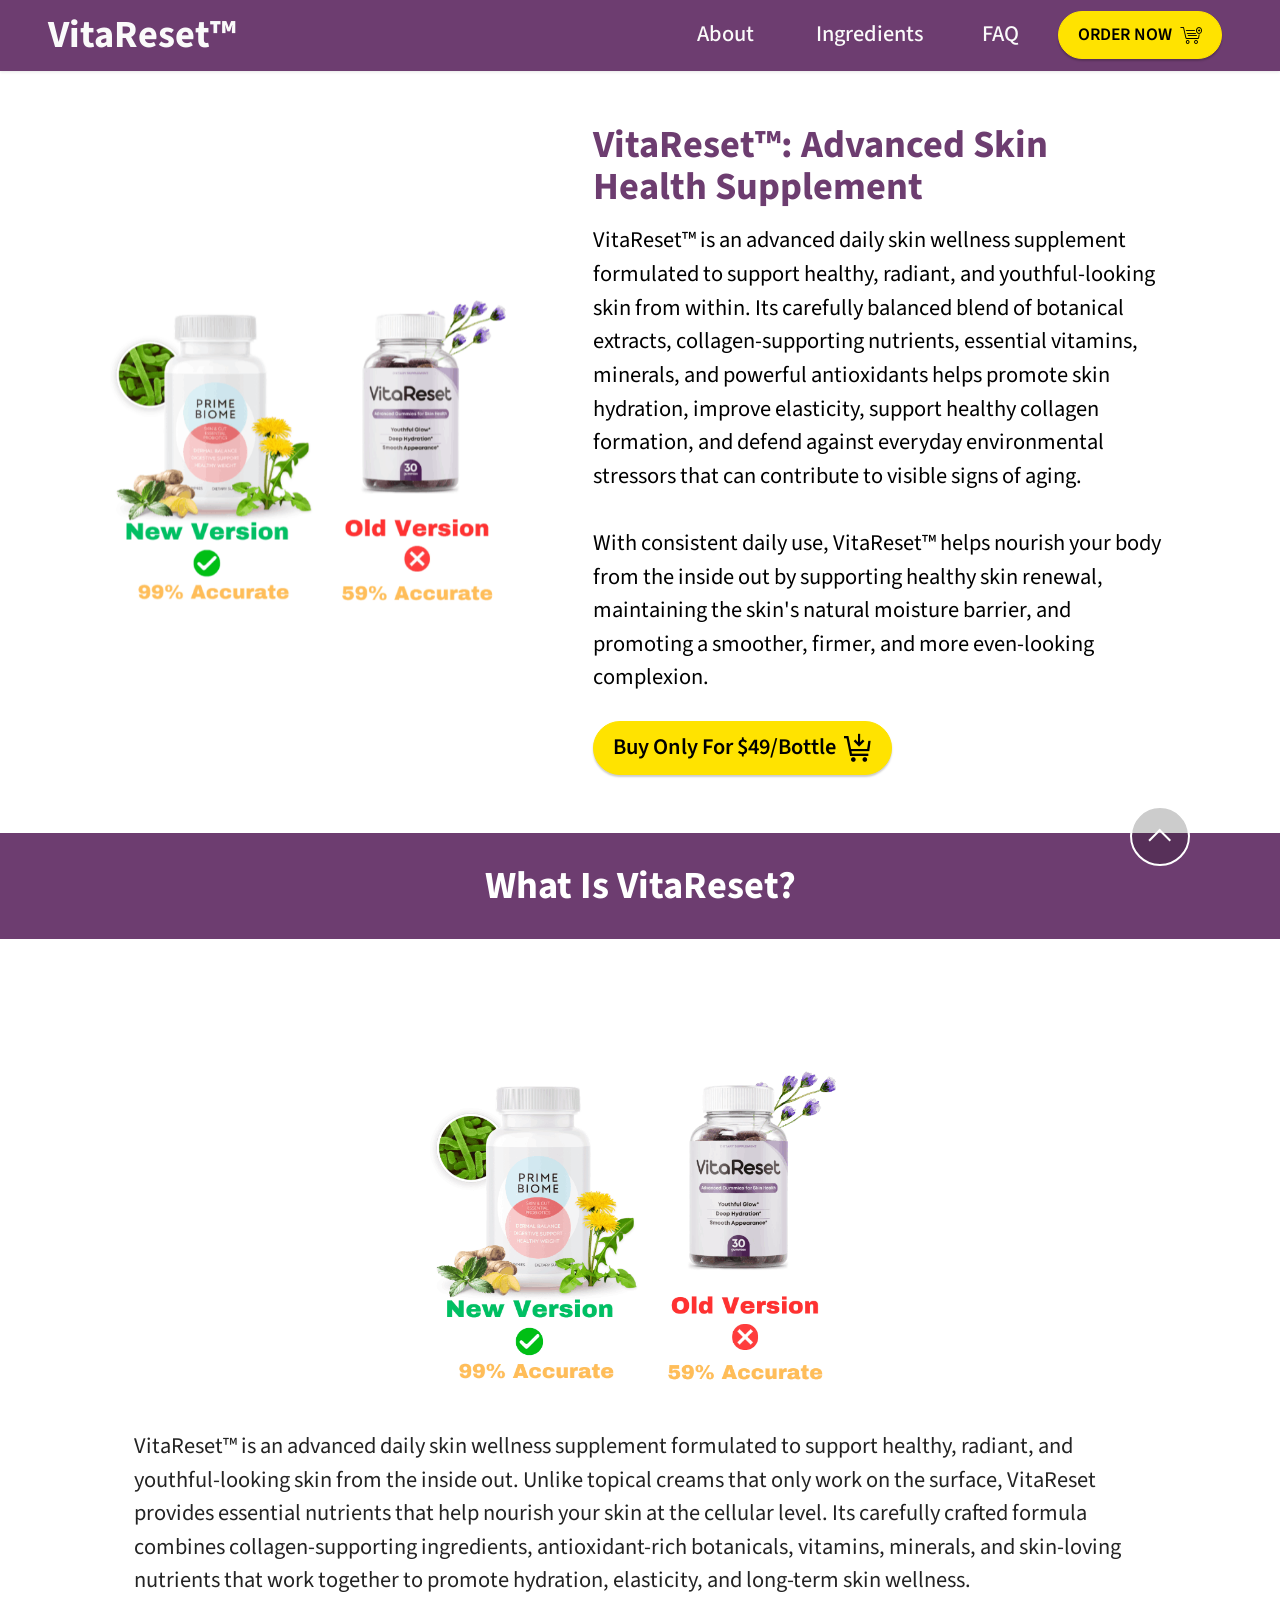
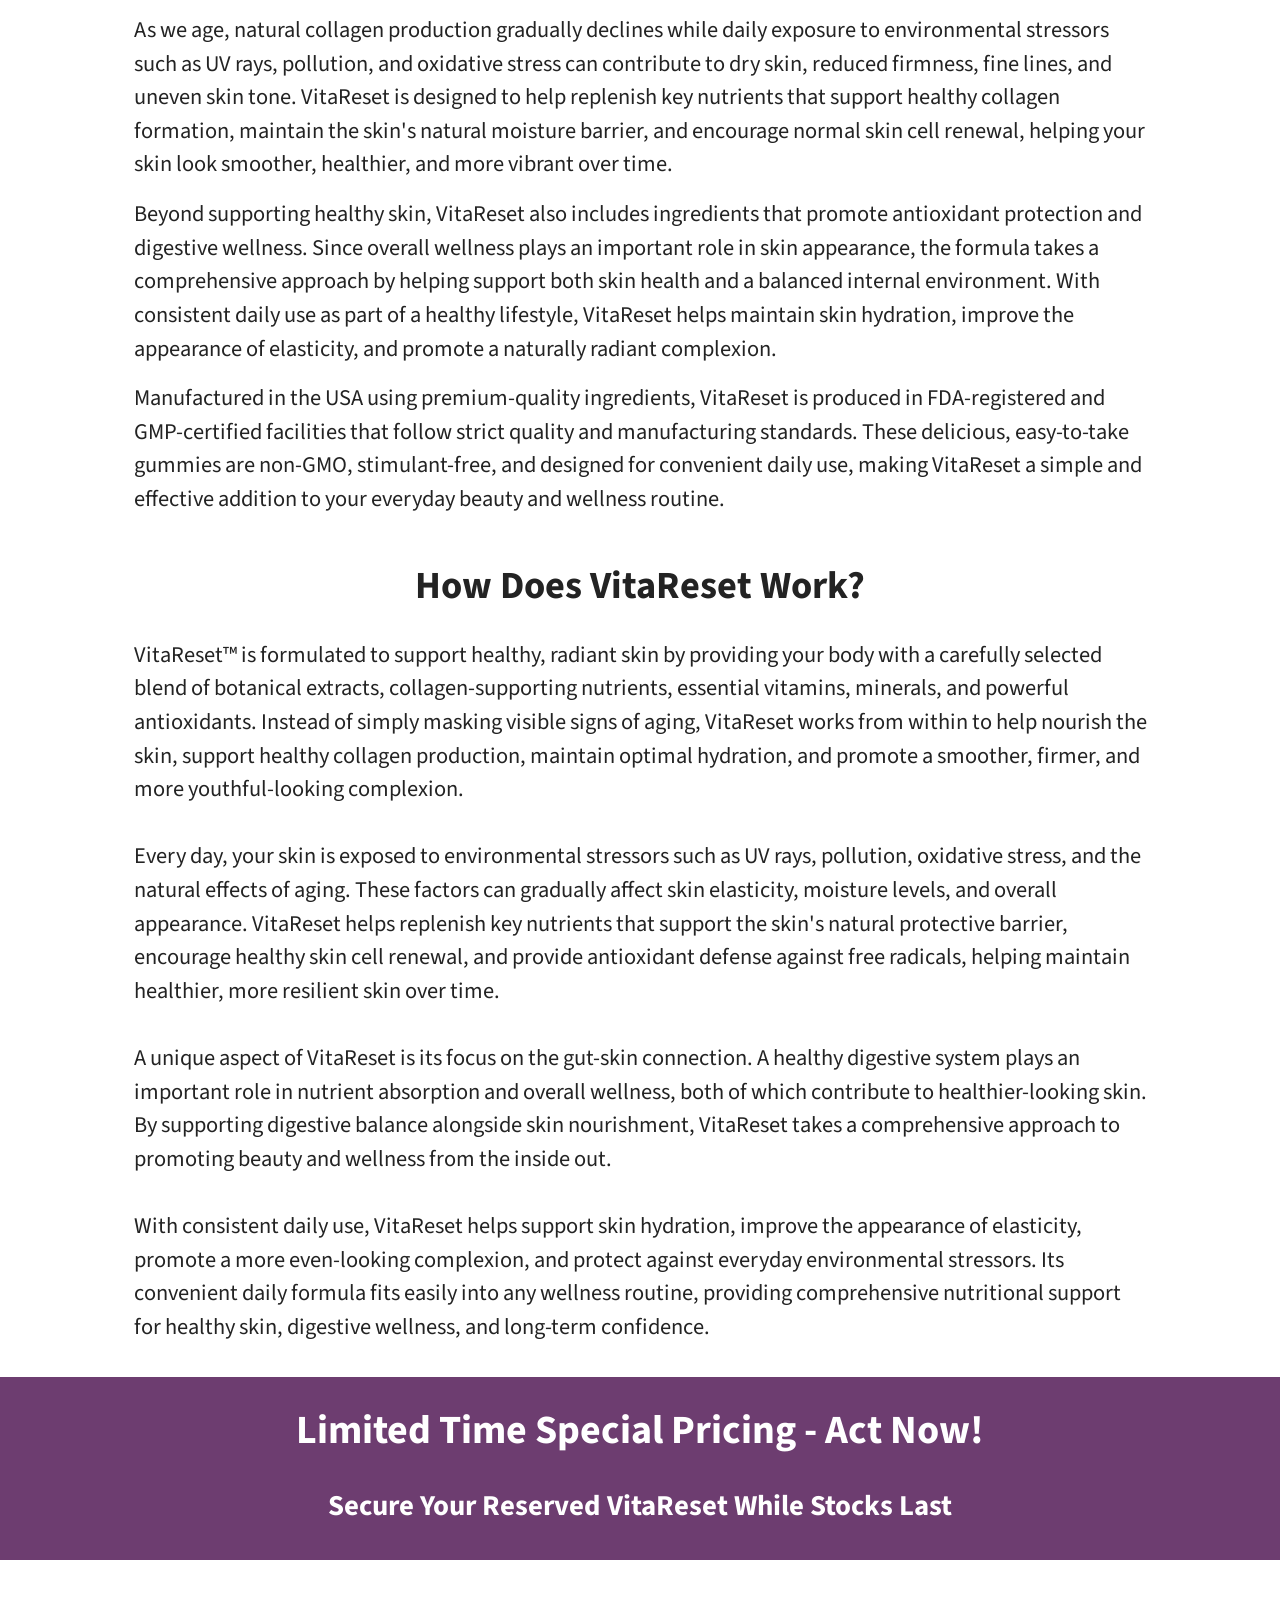
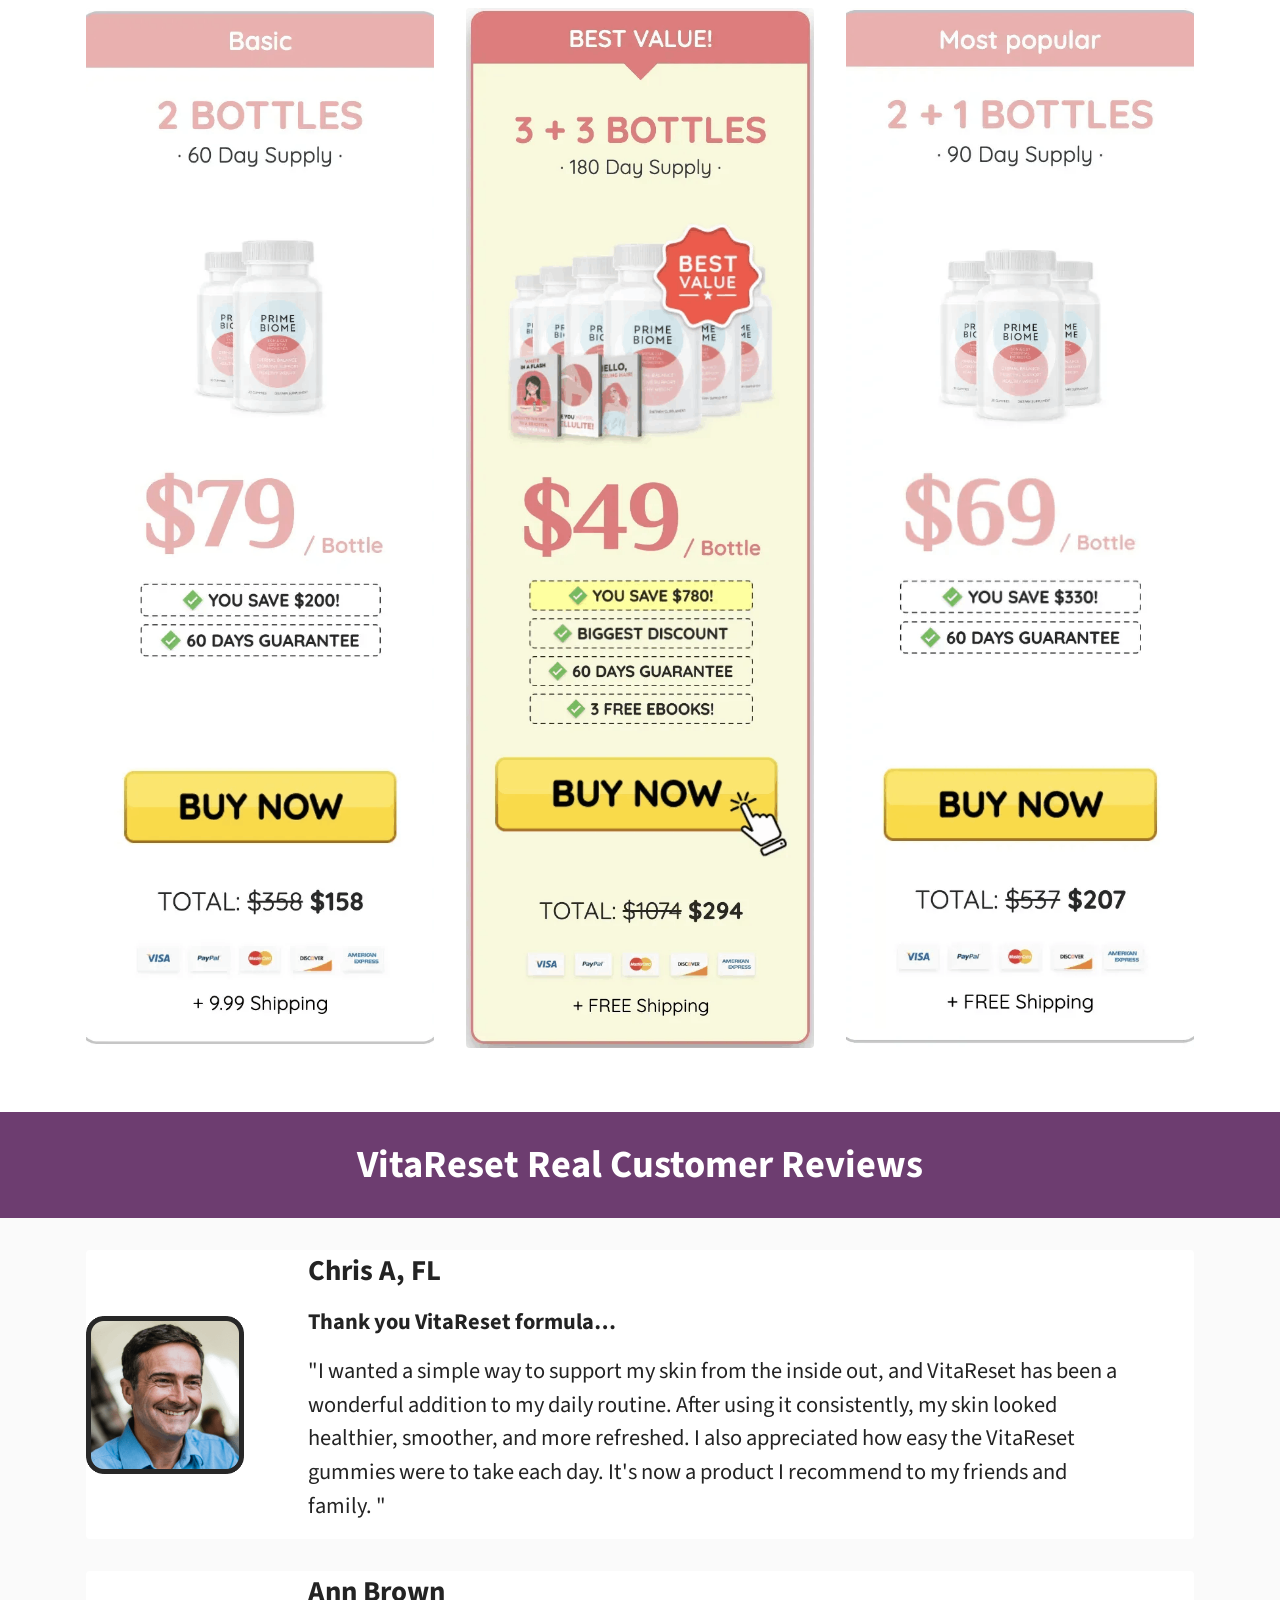
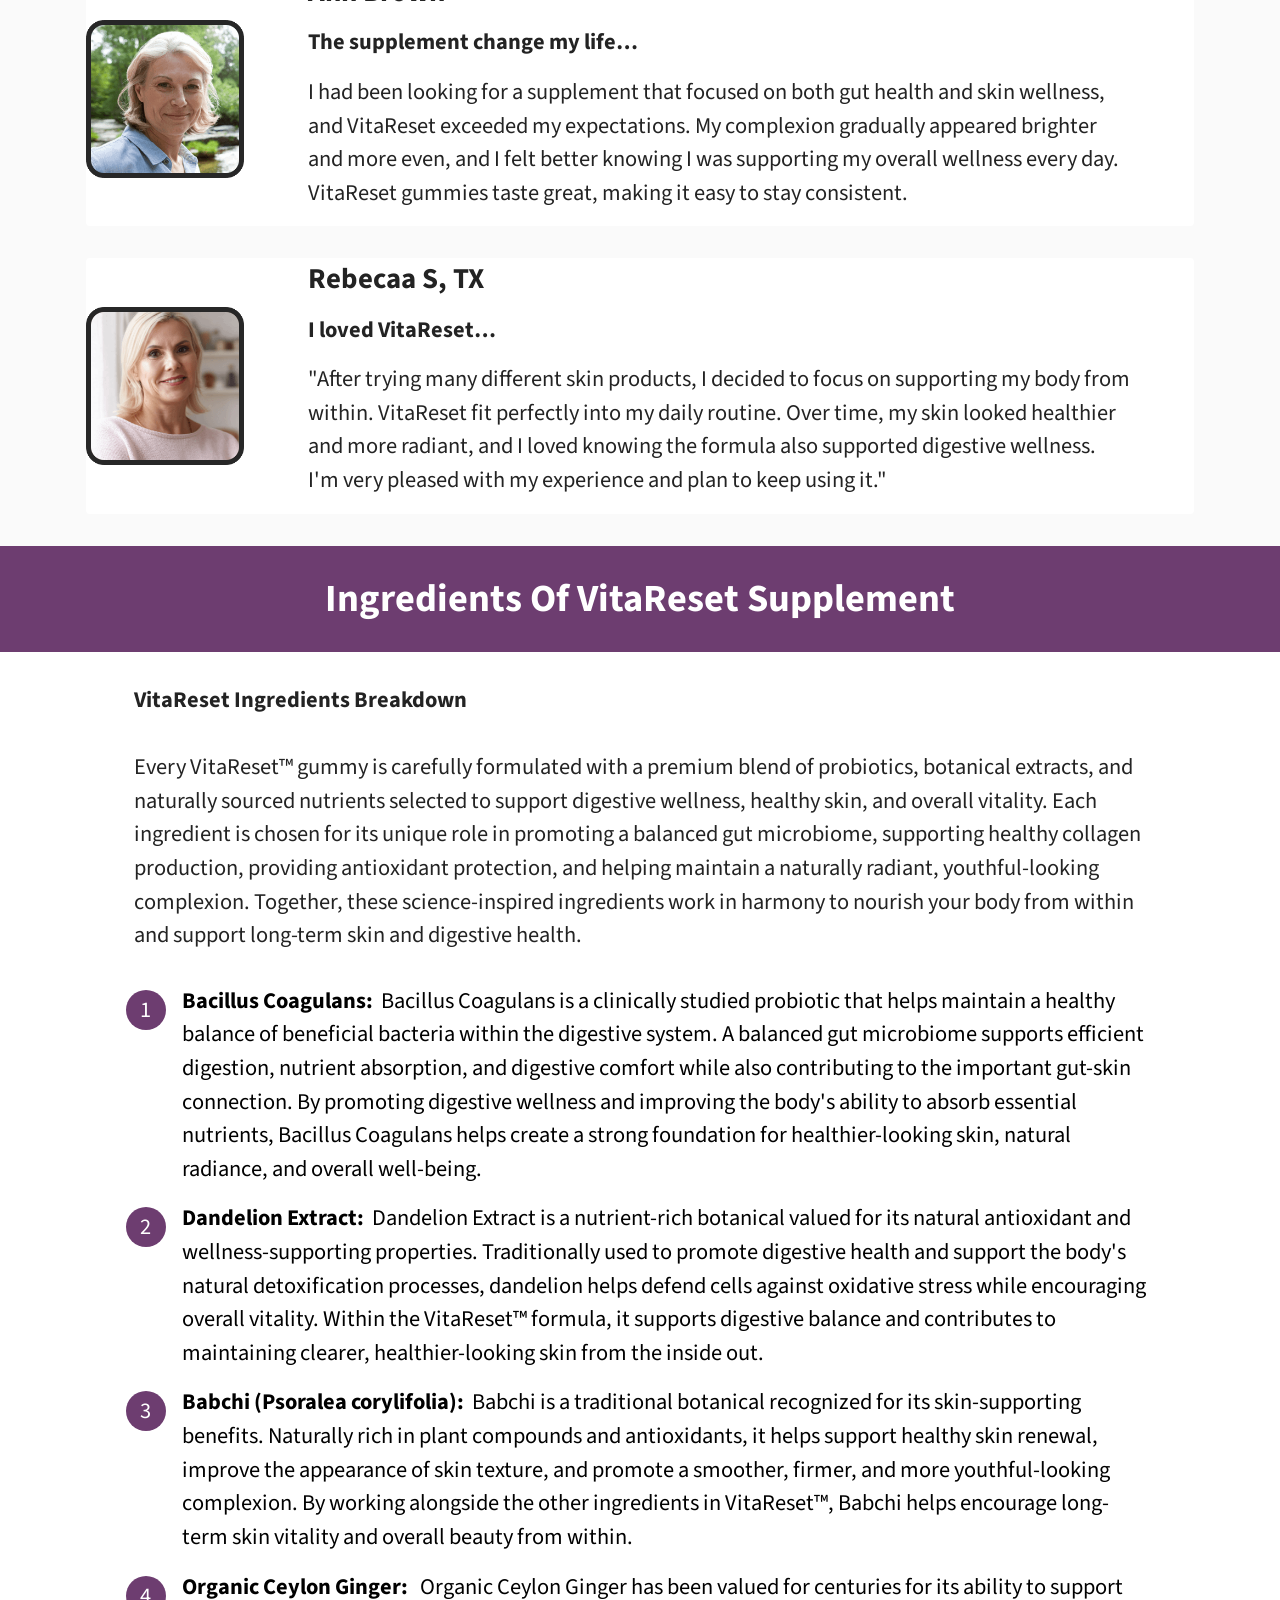
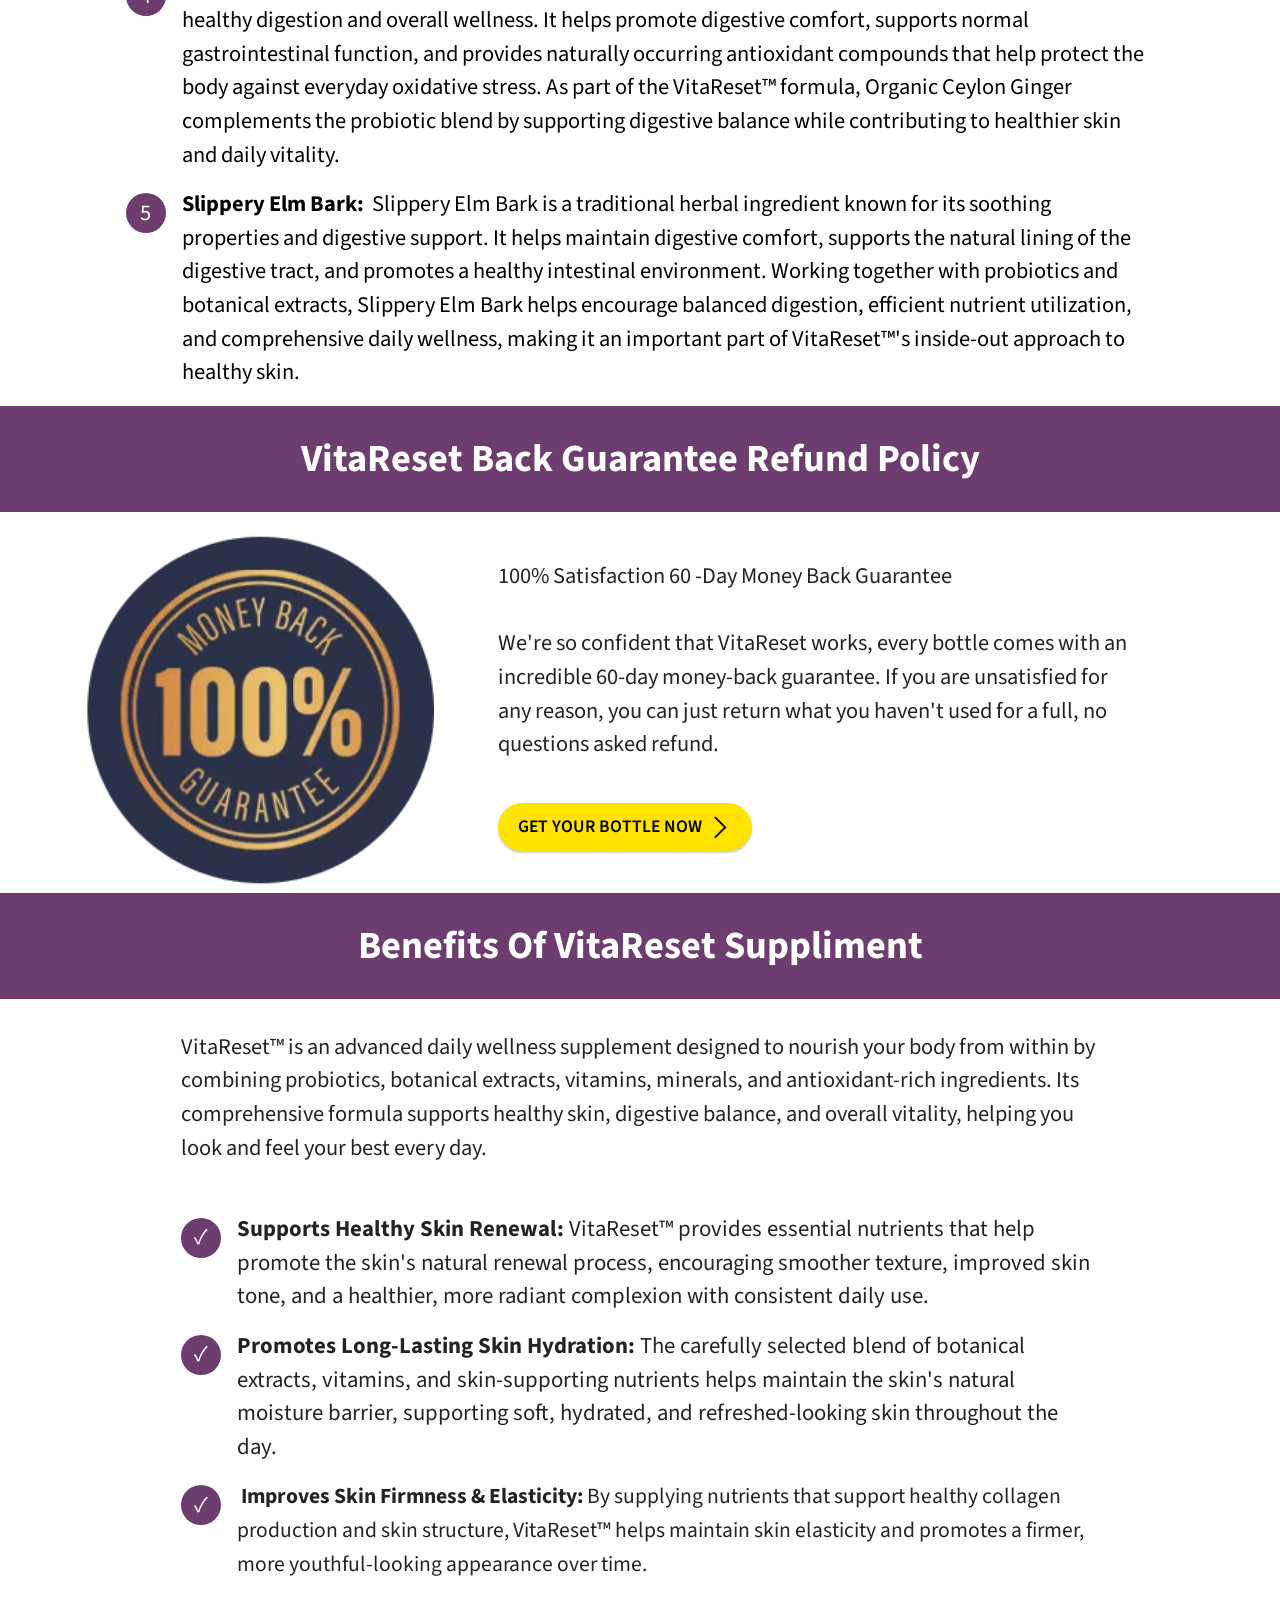
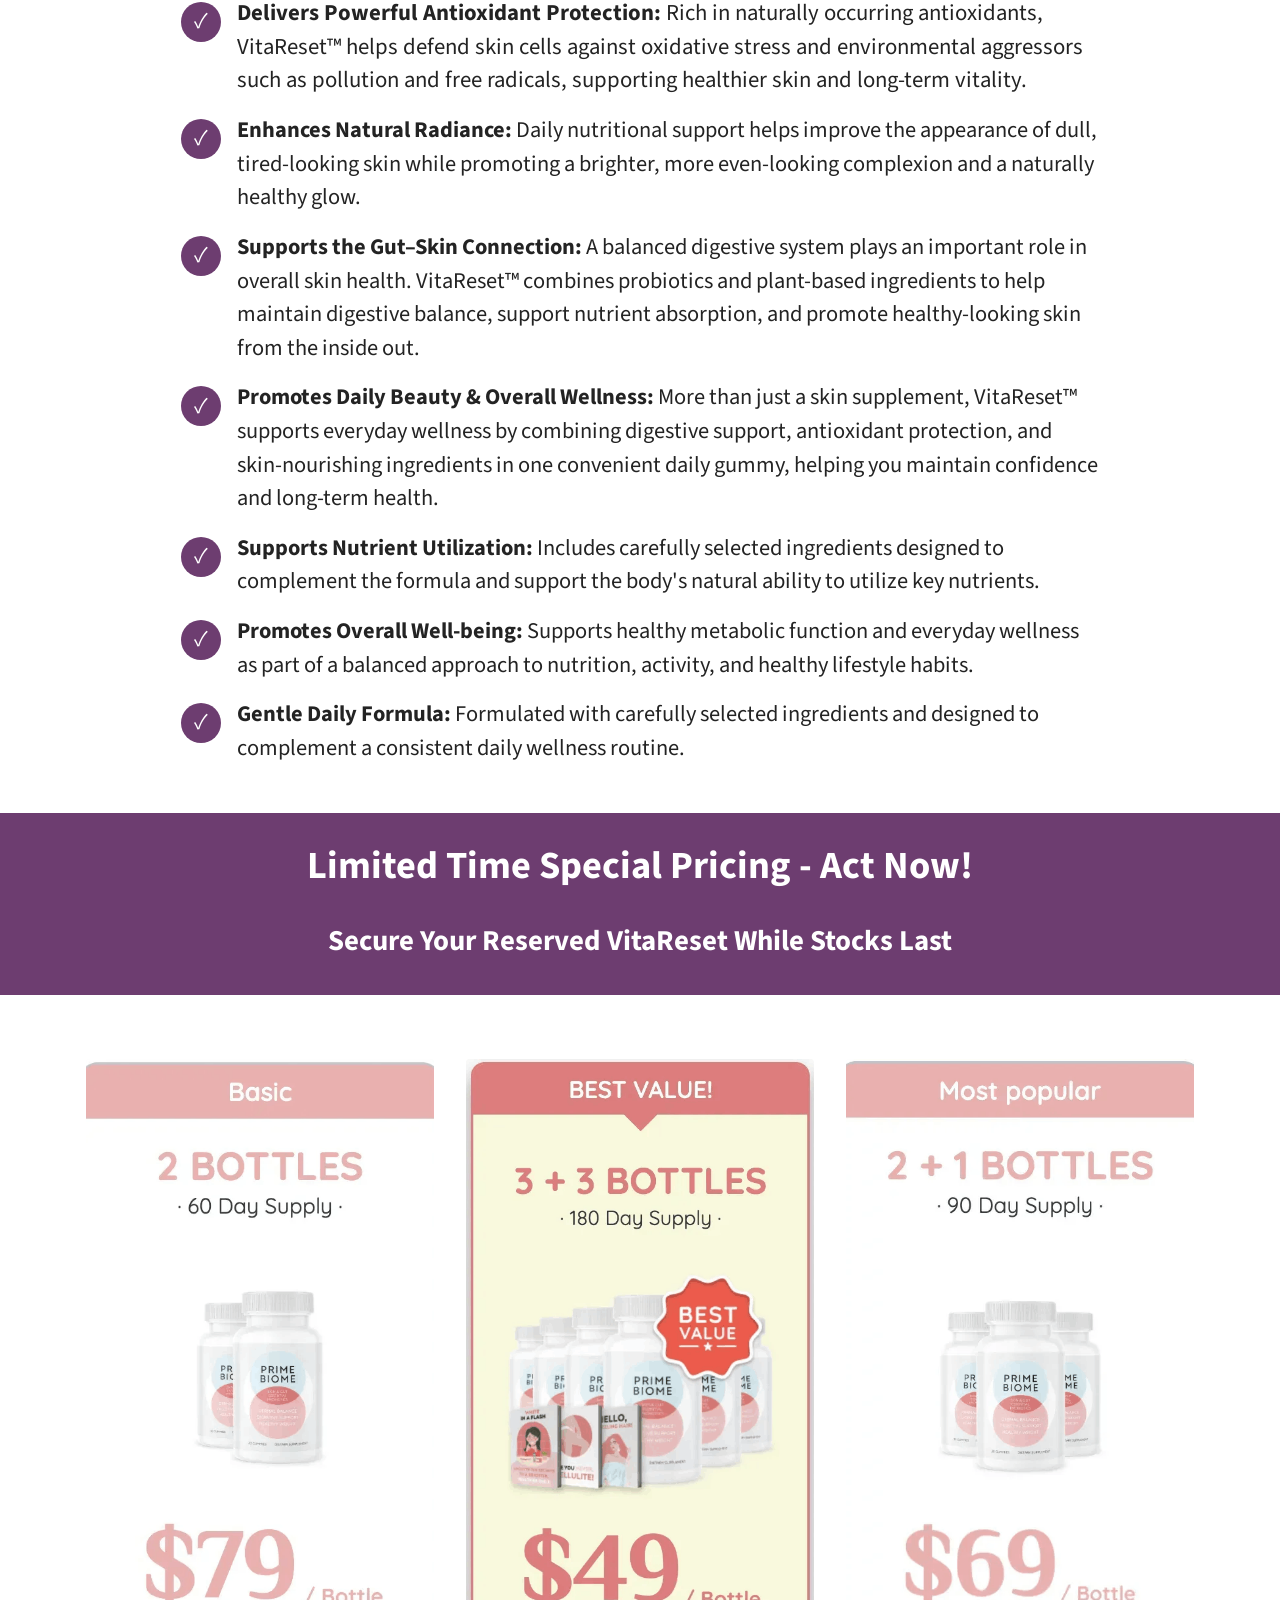
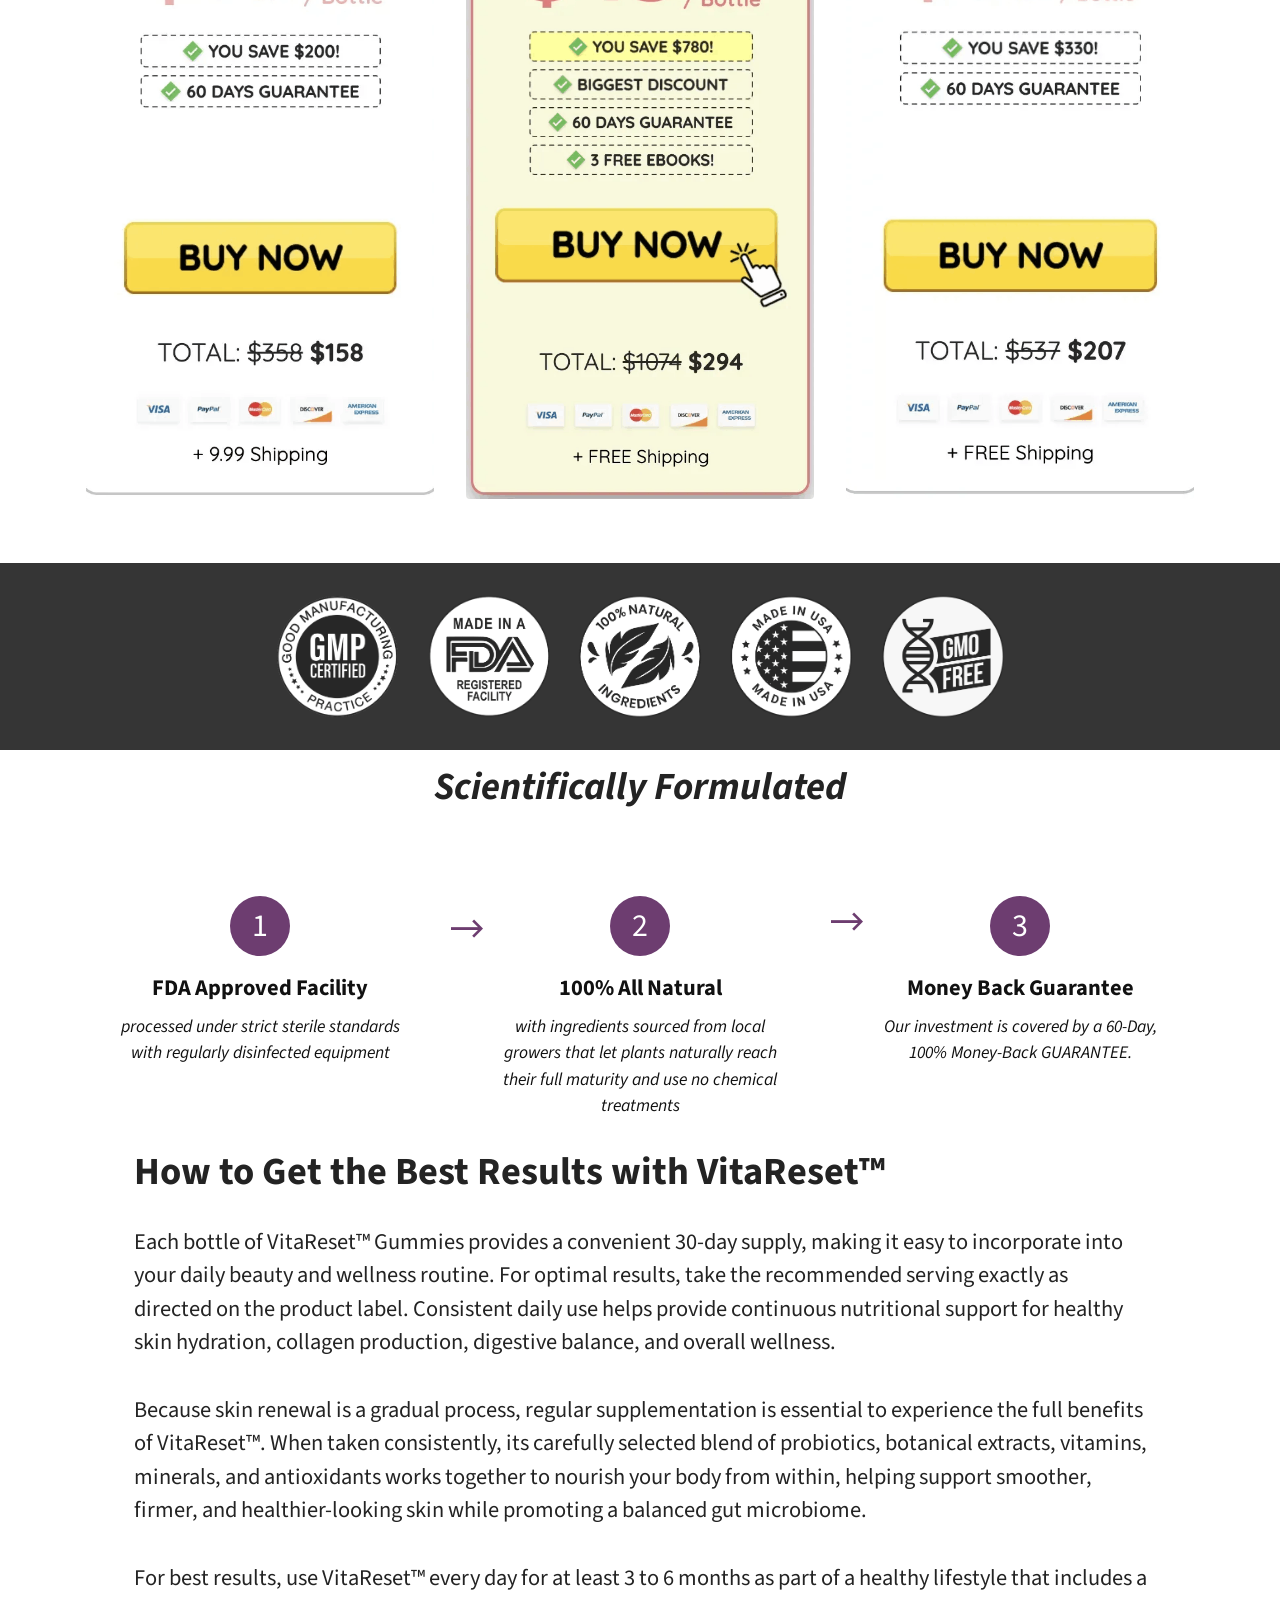
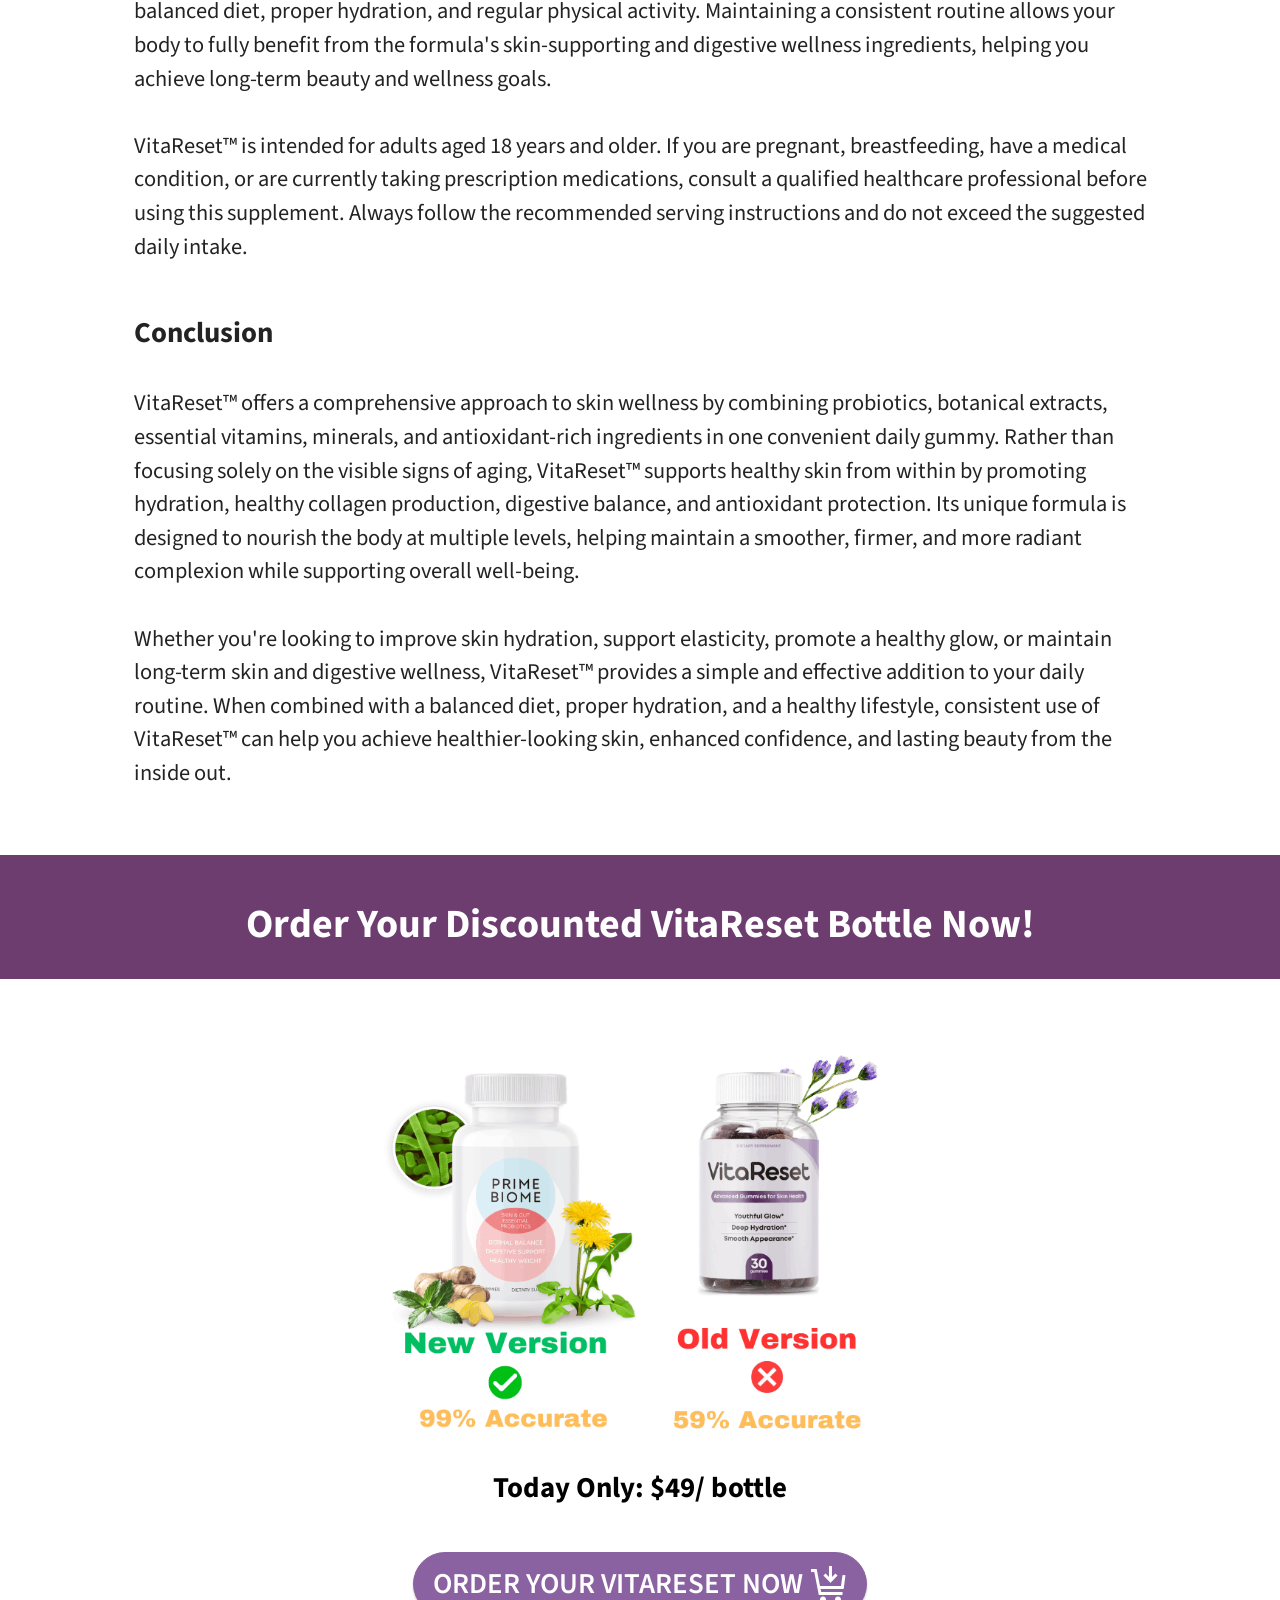
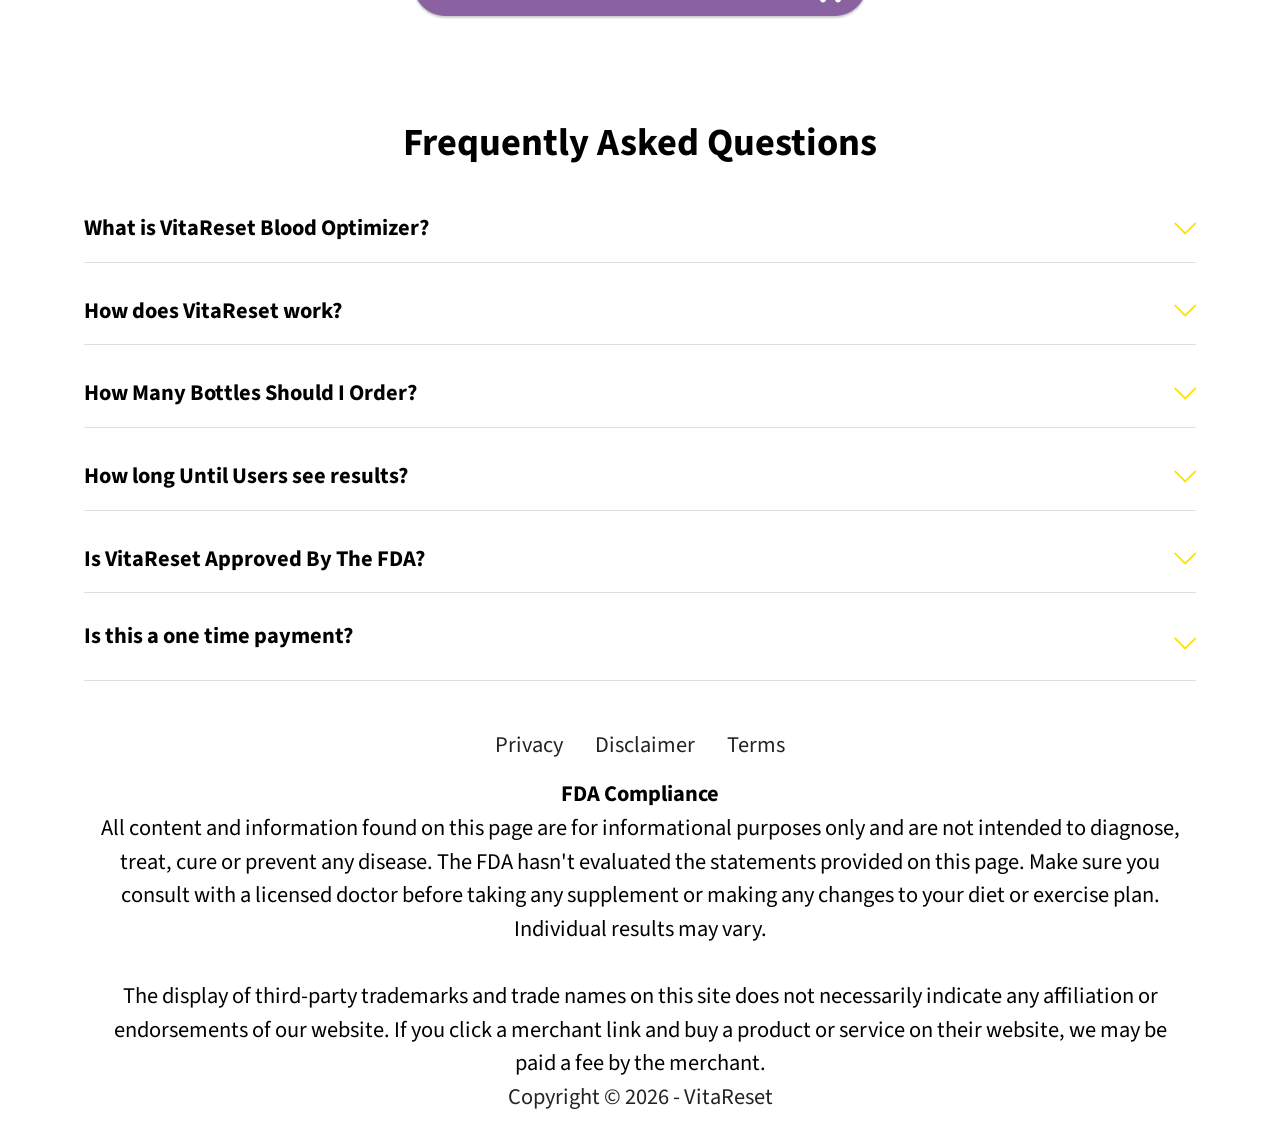
<file: index.html>
<!DOCTYPE html>
<html  >
<head>
  <!-- Site made with Mobirise Website Builder v5.9.18, https://mobirise.com -->
  <meta charset="UTF-8">
  <meta http-equiv="X-UA-Compatible" content="IE=edge">
  <meta name="generator" content="Mobirise v5.9.18, mobirise.com">
  <meta name="twitter:card" content="summary_large_image"/>
  <meta name="twitter:image:src" content="assets/images/index-meta.png">
  <meta property="og:image" content="assets/images/index-meta.png">
  <meta name="twitter:title" content="VitaReset™ - USA | Official Website">
  <meta name="viewport" content="width=device-width, initial-scale=1, minimum-scale=1">
  <link rel="shortcut icon" href="assets/images/favicon-128x128.png" type="image/x-icon">
  <meta name="description" content="VitaReset™ is an advanced daily skin wellness supplement formulated to support healthy, radiant, and youthful-looking skin from within.">
  
  
  <title>VitaReset™ - USA | Official Website</title>
  <link rel="stylesheet" href="assets/web/assets/mobirise-icons2/mobirise2.css">
  <link rel="stylesheet" href="assets/web/assets/mobirise-icons/mobirise-icons.css">
  <link rel="stylesheet" href="assets/bootstrap/css/bootstrap.min.css">
  <link rel="stylesheet" href="assets/bootstrap/css/bootstrap-grid.min.css">
  <link rel="stylesheet" href="assets/bootstrap/css/bootstrap-reboot.min.css">
  <link rel="stylesheet" href="assets/animatecss/animate.css">
  <link rel="stylesheet" href="assets/dropdown/css/style.css">
  <link rel="stylesheet" href="assets/socicon/css/styles.css">
  <link rel="stylesheet" href="assets/theme/css/style.css">
  <link rel="preload" href="https://fonts.googleapis.com/css?family=Source+Sans+Pro:200,200i,300,300i,400,400i,600,600i,700,700i,900,900i&display=swap" as="style" onload="this.onload=null;this.rel='stylesheet'">
  <noscript><link rel="stylesheet" href="https://fonts.googleapis.com/css?family=Source+Sans+Pro:200,200i,300,300i,400,400i,600,600i,700,700i,900,900i&display=swap"></noscript>
  <link rel="preload" as="style" href="assets/mobirise/css/mbr-additional.css?v=Hg8n2C"><link rel="stylesheet" href="assets/mobirise/css/mbr-additional.css?v=Hg8n2C" type="text/css">

  
 <!-- Primary SEO -->
<title>VitaReset™ | Official Website | Daily Skin Health & Beauty Gummies</title>

<meta name="description" content="Discover VitaReset™, a premium daily skin wellness gummy formulated to support healthy skin hydration, collagen production, skin elasticity, digestive wellness, antioxidant protection, and a naturally radiant complexion. Made with probiotics, botanical extracts, vitamins, and minerals to nourish your skin from within. Shop the official website today.">

<meta name="keywords" content="VitaReset, VitaReset Gummies, VitaReset Official Website, VitaReset Official Site, VitaReset Reviews, VitaReset Review, VitaReset Supplement, VitaReset Ingredients, VitaReset Benefits, VitaReset Buy, VitaReset Order Now, VitaReset Price, Skin Health Supplement, Beauty Gummies, Skin Wellness Supplement, Collagen Support, Healthy Collagen Production, Skin Hydration, Skin Elasticity, Youthful Skin, Radiant Skin, Glowing Skin, Anti Aging Supplement, Healthy Aging, Gut Skin Connection, Digestive Wellness, Probiotic Gummies, Antioxidant Support, Skin Renewal, Beauty Supplement, Healthy Skin Gummies, Daily Skin Supplement, Botanical Skin Formula, Skin Barrier Support, Overall Wellness">

<meta name="robots" content="index, follow">
<meta name="author" content="VitaReset">
<meta name="theme-color" content="#4F46E5">
<meta name="viewport" content="width=device-width, initial-scale=1.0">

<!-- Canonical -->
<link rel="canonical" href="https://your-domain.com/">

<!-- Open Graph -->
<meta property="og:type" content="website">
<meta property="og:title" content="VitaReset™ | Official Website | Daily Skin Health & Beauty Gummies">
<meta property="og:description" content="Support healthy skin hydration, collagen production, skin elasticity, digestive wellness, and a naturally radiant complexion with VitaReset™ daily beauty gummies.">
<meta property="og:url" content="https://your-domain.com/">
<meta property="og:image" content="images/product.png">
<meta property="og:site_name" content="VitaReset">

<!-- Twitter -->
<meta name="twitter:card" content="summary_large_image">
<meta name="twitter:title" content="VitaReset™ | Official Website | Daily Skin Health & Beauty Gummies">
<meta name="twitter:description" content="Premium daily beauty gummies formulated to support healthy skin, collagen production, hydration, digestive wellness, and overall vitality.">
<meta name="twitter:image" content="images/product.png">

<!-- Favicons -->
<link rel="icon" type="image/png" href="images/favicon.png">
<link rel="apple-touch-icon" href="images/favicon.png">

<!-- Structured Data -->
<script type="application/ld+json">
{
  "@context":"https://schema.org",
  "@type":"Product",
  "name":"VitaReset™",
  "image":"https://your-domain.com/images/product.png",
  "description":"VitaReset™ is a premium daily skin wellness gummy formulated to support healthy skin hydration, collagen production, digestive wellness, antioxidant protection, and a naturally radiant complexion.",
  "brand":{
    "@type":"Brand",
    "name":"VitaReset"
  },
  "category":"Dietary Supplement",
  "offers":{
    "@type":"Offer",
    "url":"https://your-domain.com/",
    "priceCurrency":"USD",
    "availability":"https://schema.org/InStock"
  }
}
</script> 
  
</head>
<body>
  
  <section data-bs-version="5.1" class="menu menu2 cid-tmA18yABu7" once="menu" id="menu2-s">
    
    <nav class="navbar navbar-dropdown navbar-fixed-top navbar-expand-lg">
        <div class="container-fluid">
            <div class="navbar-brand">
                
                <span class="navbar-caption-wrap"><a class="navbar-caption text-white text-primary display-2" href="https://1d775b1a21ixlvdaqzs7n8zi5y.hop.clickbank.net/?&extclid=alka">VitaReset™<br></a></span>
            </div>
            <button class="navbar-toggler" type="button" data-toggle="collapse" data-bs-toggle="collapse" data-target="#navbarSupportedContent" data-bs-target="#navbarSupportedContent" aria-controls="navbarNavAltMarkup" aria-expanded="false" aria-label="Toggle navigation">
                <div class="hamburger">
                    <span></span>
                    <span></span>
                    <span></span>
                    <span></span>
                </div>
            </button>
            <div class="collapse navbar-collapse" id="navbarSupportedContent">
                <ul class="navbar-nav nav-dropdown" data-app-modern-menu="true"><li class="nav-item"><a class="nav-link link text-white text-primary display-7" href="index.html#content4-6v">About&nbsp;</a></li>
                    <li class="nav-item"><a class="nav-link link text-white text-primary display-7" href="index.html#content9-6c">Ingredients</a>
                    </li><li class="nav-item"><a class="nav-link link text-white text-primary display-7" href="index.html#content16-19">FAQ</a></li></ul>
                
                <div class="navbar-buttons mbr-section-btn"><a class="btn btn-primary display-4" href="https://mwebxara.com/10841/815/7/?&subid=vitrst"><span class="mbri-cart-add mbr-iconfont mbr-iconfont-btn"></span>ORDER NOW</a></div>
            </div>
        </div>
    </nav>
</section>

<section data-bs-version="5.1" class="header11 cid-tmzZsiiIXk" id="header11-r">

    

    
    

    <div class="container">
        <div class="row justify-content-center">
            <div class="col-12 col-md-5 image-wrapper">
                <a href="https://maxwebconnect.com/10883/2099/18/?&subid=glycvist"><img class="w-100" src="assets/images/1-1-886x517.png" alt="VitaReset Supplement"></a>
            </div>
            <div class="col-12 col-md">
                <div class="text-wrapper text-center">
                    <h1 class="mbr-section-title mbr-fonts-style mb-3 display-2"><strong>VitaReset™: Advanced Skin Health Supplement</strong></h1>
                    <p class="mbr-text mbr-fonts-style display-7">VitaReset™ is an advanced daily skin wellness supplement formulated to support healthy, radiant, and youthful-looking skin from within. Its carefully balanced blend of botanical extracts, collagen-supporting nutrients, essential vitamins, minerals, and powerful antioxidants helps promote skin hydration, improve elasticity, support healthy collagen formation, and defend against everyday environmental stressors that can contribute to visible signs of aging.<br><br>With consistent daily use, VitaReset™ helps nourish your body from the inside out by supporting healthy skin renewal, maintaining the skin's natural moisture barrier, and promoting a smoother, firmer, and more even-looking complexion.<br></p>
                    <div class="mbr-section-btn mt-3"><a class="btn btn-primary display-7" href="https://mwebxara.com/10841/815/7/?&subid=vitrst"><span class="mobi-mbri mobi-mbri-cart-add mbr-iconfont mbr-iconfont-btn"></span> Buy Only For $49/Bottle</a></div>
                </div>
            </div>
        </div>
    </div>
</section>

<section data-bs-version="5.1" class="content4 cid-uyVOeL6cnI" id="content4-6v">
    

    
    
    <div class="container-fluid">
        <div class="row justify-content-center">
            <div class="title col-md-12 col-lg-4">
                <h3 class="mbr-section-title mbr-fonts-style align-center mb-4 display-2"><strong>What Is VitaReset?</strong></h3>
                
                
            </div>
        </div>
    </div>
</section>

<section data-bs-version="5.1" class="image3 cid-vrTkgI2ESk" id="image3-8d">
    

    
    

    <div class="container">
        <div class="row justify-content-center">
            <div class="col-12 col-lg-5">
                <div class="image-wrapper">
                    <a href="https://mwebxara.com/10841/815/7/?&subid=vitrst"><img src="assets/images/1-1-729x597.png" alt="VitaReset Product"></a>
                    
                </div>
            </div>
        </div>
    </div>
</section>

<section data-bs-version="5.1" class="content5 cid-vrTkE7MTyC" id="content5-8e">
    
    <div class="container">
        <div class="row justify-content-center">
            <div class="col-md-12 col-lg-11">
                
                
                <p class="mbr-text mbr-fonts-style display-7">VitaReset™ is an advanced daily skin wellness supplement formulated to support healthy, radiant, and youthful-looking skin from the inside out. Unlike topical creams that only work on the surface, VitaReset provides essential nutrients that help nourish your skin at the cellular level. Its carefully crafted formula combines collagen-supporting ingredients, antioxidant-rich botanicals, vitamins, minerals, and skin-loving nutrients that work together to promote hydration, elasticity, and long-term skin wellness.<br></p>
            </div>
        </div>
    </div>
</section>

<section data-bs-version="5.1" class="content5 cid-vrTl77AHWj" id="content5-8f">
    
    <div class="container">
        <div class="row justify-content-center">
            <div class="col-md-12 col-lg-11">
                
                
                <p class="mbr-text mbr-fonts-style display-7">As we age, natural collagen production gradually declines while daily exposure to environmental stressors such as UV rays, pollution, and oxidative stress can contribute to dry skin, reduced firmness, fine lines, and uneven skin tone. VitaReset is designed to help replenish key nutrients that support healthy collagen formation, maintain the skin's natural moisture barrier, and encourage normal skin cell renewal, helping your skin look smoother, healthier, and more vibrant over time.<br></p>
            </div>
        </div>
    </div>
</section>

<section data-bs-version="5.1" class="content5 cid-vrTlmylzSw" id="content5-8g">
    
    <div class="container">
        <div class="row justify-content-center">
            <div class="col-md-12 col-lg-11">
                
                
                <p class="mbr-text mbr-fonts-style display-7">Beyond supporting healthy skin, VitaReset also includes ingredients that promote antioxidant protection and digestive wellness. Since overall wellness plays an important role in skin appearance, the formula takes a comprehensive approach by helping support both skin health and a balanced internal environment. With consistent daily use as part of a healthy lifestyle, VitaReset helps maintain skin hydration, improve the appearance of elasticity, and promote a naturally radiant complexion.<br></p>
            </div>
        </div>
    </div>
</section>

<section data-bs-version="5.1" class="content5 cid-vrTlNgEvM5" id="content5-8h">
    
    <div class="container">
        <div class="row justify-content-center">
            <div class="col-md-12 col-lg-11">
                
                
                <p class="mbr-text mbr-fonts-style display-7">Manufactured in the USA using premium-quality ingredients, VitaReset is produced in FDA-registered and GMP-certified facilities that follow strict quality and manufacturing standards. These delicious, easy-to-take gummies are non-GMO, stimulant-free, and designed for convenient daily use, making VitaReset a simple and effective addition to your everyday beauty and wellness routine.<br></p>
            </div>
        </div>
    </div>
</section>

<section data-bs-version="5.1" class="content5 cid-tnOuGhRGpc" id="content5-2k">
    
    <div class="container">
        <div class="row justify-content-center">
            <div class="col-md-12 col-lg-11">
                <h3 class="mbr-section-title mbr-fonts-style mb-4 display-2"><div><strong>How Does VitaReset Work?</strong></div></h3>
                
                <p class="mbr-text mbr-fonts-style display-7">VitaReset™ is formulated to support healthy, radiant skin by providing your body with a carefully selected blend of botanical extracts, collagen-supporting nutrients, essential vitamins, minerals, and powerful antioxidants. Instead of simply masking visible signs of aging, VitaReset works from within to help nourish the skin, support healthy collagen production, maintain optimal hydration, and promote a smoother, firmer, and more youthful-looking complexion.<br><br>Every day, your skin is exposed to environmental stressors such as UV rays, pollution, oxidative stress, and the natural effects of aging. These factors can gradually affect skin elasticity, moisture levels, and overall appearance. VitaReset helps replenish key nutrients that support the skin's natural protective barrier, encourage healthy skin cell renewal, and provide antioxidant defense against free radicals, helping maintain healthier, more resilient skin over time.<br><br>A unique aspect of VitaReset is its focus on the gut-skin connection. A healthy digestive system plays an important role in nutrient absorption and overall wellness, both of which contribute to healthier-looking skin. By supporting digestive balance alongside skin nourishment, VitaReset takes a comprehensive approach to promoting beauty and wellness from the inside out.<br><br>With consistent daily use, VitaReset helps support skin hydration, improve the appearance of elasticity, promote a more even-looking complexion, and protect against everyday environmental stressors. Its convenient daily formula fits easily into any wellness routine, providing comprehensive nutritional support for healthy skin, digestive wellness, and long-term confidence.<br></p>
            </div>
        </div>
    </div>
</section>

<section data-bs-version="5.1" class="content4 cid-tmIwfc7iXI" id="content4-1u">
    

    
    
    <div class="container">
        <div class="row justify-content-center">
            <div class="title col-md-12 col-lg-12">
                <h3 class="mbr-section-title mbr-fonts-style align-center mb-4 display-1"><div><strong>Limited Time Special Pricing - Act Now!</strong></div></h3>
                <h4 class="mbr-section-subtitle align-center mbr-fonts-style mb-4 display-5"><strong>Secure Your Reserved VitaReset While Stocks Last</strong></h4>
                
            </div>
        </div>
    </div>
</section>

<section data-bs-version="5.1" class="content2 cid-vmx66VdD2O" id="content2-7g">
    
    
    <div class="container">
        
        <div class="row mt-4">
            <div class="item features-image сol-12 col-md-6 col-lg-4">
                <div class="item-wrapper">
                    <div class="item-img">
                        <a href="https://mwebxara.com/10841/815/7/?&subid=vitrst"><img src="assets/images/6a6e1cc5188345b27ee18682-564x1588.png" alt="vitareset 2 Bottle Pack" title=""></a>
                    </div>
                    
                    
                </div>
            </div>
            <div class="item features-image сol-12 col-md-6 col-lg-4">
                <div class="item-wrapper">
                    <div class="item-img">
                        <a href="https://mwebxara.com/10841/815/7/?&subid=vitrst"><img src="assets/images/6a6e1cc5188345b27ee18679-570x1704.png" alt="vitareset 6 Bottle Pack" title=""></a>
                    </div>
                    
                    
                </div>
            </div>
            <div class="item features-image сol-12 col-md-6 col-lg-4">
                <div class="item-wrapper">
                    <div class="item-img">
                        <a href="https://mwebxara.com/10841/815/7/?&subid=vitrst"><img src="assets/images/6a6e1cc5188345b27ee1867d-568x1582.png" alt="vitareset 2 Bottle Pack" title=""></a>
                    </div>
                    
                    
                </div>
            </div>

        </div>
    </div>
</section>

<section data-bs-version="5.1" class="content4 cid-vixrSclEuD" id="content4-79">
    

    
    
    <div class="container">
        <div class="row justify-content-center">
            <div class="title col-md-12 col-lg-10">
                <h3 class="mbr-section-title mbr-fonts-style align-center mb-4 display-2"><strong>VitaReset Real Customer Reviews</strong></h3>
                
                
            </div>
        </div>
    </div>
</section>

<section data-bs-version="5.1" class="team2 cid-vrTEqzLUzX" xmlns="http://www.w3.org/1999/html" id="team2-8t">
    

    
    
    <div class="container">
        
        
        <div class="item features-image active">
            <div class="item-wrapper">
                <div class="row align-items-center">
                    <div class="col-12 col-md-2">
                        <div class="image-wrapper">
                            <img src="assets/images/65e5b8c7624ac-testimonial-face-sam-288x288.png" alt="Mobirise Website Builder" data-slide-to="0" data-bs-slide-to="0">
                        </div>
                    </div>
                    <div class="col-12 col-md">
                        <div class="card-box">
                            <h5 class="card-title mbr-fonts-style m-0 mb-3 display-5"><strong>Chris A, FL</strong></h5>
                            <h4 class="card-subtitle mbr-fonts-style mb-3 display-7"><strong>Thank you VitaReset formula…</strong></h4>
                            <p class="mbr-text mbr-fonts-style display-7">
                                "I wanted a simple way to support my skin from the inside out, and VitaReset has been a wonderful addition to my daily routine. After using it consistently, my skin looked healthier, smoother, and more refreshed. I also appreciated how easy the VitaReset gummies were to take each day. It's now a product I recommend to my friends and family. "
                            </p>
                            
                        </div>
                    </div>
                </div>
            </div>
        </div><div class="item features-image">
            <div class="item-wrapper">
                <div class="row align-items-center">
                    <div class="col-12 col-md-2">
                        <div class="image-wrapper">
                            <img src="assets/images/67429a5d87c92-testimonial-face2-288x288.png" alt="Mobirise Website Builder" data-slide-to="1" data-bs-slide-to="1">
                        </div>
                    </div>
                    <div class="col-12 col-md">
                        <div class="card-box">
                            <h5 class="card-title mbr-fonts-style m-0 mb-3 display-5">
                                <strong>Ann Brown</strong>
                            </h5>
                            <h4 class="card-subtitle mbr-fonts-style mb-3 display-7"><strong>The supplement change my life…</strong></h4>
                            <p class="mbr-text mbr-fonts-style display-7">
                                I had been looking for a supplement that focused on both gut health and skin wellness, and VitaReset exceeded my expectations. My complexion gradually appeared brighter and more even, and I felt better knowing I was supporting my overall wellness every day. VitaReset gummies taste great, making it easy to stay consistent.
                            </p>
                            
                        </div>
                    </div>
                </div>
            </div>
        </div><div class="item features-image">
            <div class="item-wrapper">
                <div class="row align-items-center">
                    <div class="col-12 col-md-2">
                        <div class="image-wrapper">
                            <img src="assets/images/67429aab09c94-sarahterracalm-288x288.png" alt="Mobirise Website Builder">
                        </div>
                    </div>
                    <div class="col-12 col-md">
                        <div class="card-box">
                            <h5 class="card-title mbr-fonts-style m-0 mb-3 display-5"><strong>Rebecaa S, TX</strong></h5>
                            <h4 class="card-subtitle mbr-fonts-style mb-3 display-7"><strong>I loved VitaReset…</strong></h4>
                            <p class="mbr-text mbr-fonts-style display-7">
                                "After trying many different skin products, I decided to focus on supporting my body from within. VitaReset fit perfectly into my daily routine. Over time, my skin looked healthier and more radiant, and I loved knowing the formula also supported digestive wellness. I'm very pleased with my experience and plan to keep using it."
                            </p>
                            
                        </div>
                    </div>
                </div>
            </div>
        </div>
    </div>
</section>

<section data-bs-version="5.1" class="content4 cid-vrTEeh6aU0" id="content4-8s">
    

    
    
    <div class="container">
        <div class="row justify-content-center">
            <div class="title col-md-12 col-lg-10">
                <h3 class="mbr-section-title mbr-fonts-style align-center mb-4 display-2"><strong>Ingredients Of VitaReset Supplement</strong></h3>
                
                
            </div>
        </div>
    </div>
</section>

<section data-bs-version="5.1" class="content5 cid-vixsZU9E52" id="content5-7a">
    
    <div class="container">
        <div class="row justify-content-center">
            <div class="col-md-12 col-lg-11">
                
                
                <p class="mbr-text mbr-fonts-style display-7"><strong>VitaReset&nbsp;Ingredients Breakdown</strong><br><br>Every VitaReset™ gummy is carefully formulated with a premium blend of probiotics, botanical extracts, and naturally sourced nutrients selected to support digestive wellness, healthy skin, and overall vitality. Each ingredient is chosen for its unique role in promoting a balanced gut microbiome, supporting healthy collagen production, providing antioxidant protection, and helping maintain a naturally radiant, youthful-looking complexion. Together, these science-inspired ingredients work in harmony to nourish your body from within and support long-term skin and digestive health.&nbsp;<br></p>
            </div>
        </div>
    </div>
</section>

<section data-bs-version="5.1" class="content9 cid-tBZlr2ESDv" id="content9-6c">
    

    <div class="container">
        <div class="row justify-content-center">
            <div class="counter-container col-md-12 col-lg-11">
                
                <div class="mbr-text mbr-fonts-style display-7">
                    <ol>
                        <li><strong style="font-size: 1.4rem;">Bacillus Coagulans:&nbsp; </strong><span style="font-size: 1.4rem;">Bacillus Coagulans is a clinically studied probiotic that helps maintain a healthy balance of beneficial bacteria within the digestive system. A balanced gut microbiome supports efficient digestion, nutrient absorption, and digestive comfort while also contributing to the important gut-skin connection. By promoting digestive wellness and improving the body's ability to absorb essential nutrients, Bacillus Coagulans helps create a strong foundation for healthier-looking skin, natural radiance, and overall well-being.</span><br></li><li><strong>Dandelion Extract:&nbsp; </strong>Dandelion Extract is a nutrient-rich botanical valued for its natural antioxidant and wellness-supporting properties. Traditionally used to promote digestive health and support the body's natural detoxification processes, dandelion helps defend cells against oxidative stress while encouraging overall vitality. Within the VitaReset™ formula, it supports digestive balance and contributes to maintaining clearer, healthier-looking skin from the inside out.</li><li><strong style="font-size: 1.4rem;">Babchi (Psoralea corylifolia):</strong><span style="font-size: 1.4rem;">&nbsp; Babchi is a traditional botanical recognized for its skin-supporting benefits. Naturally rich in plant compounds and antioxidants, it helps support healthy skin renewal, improve the appearance of skin texture, and promote a smoother, firmer, and more youthful-looking complexion. By working alongside the other ingredients in VitaReset™, Babchi helps encourage long-term skin vitality and overall beauty from within.</span><br></li><li><strong style="font-size: 1.4rem;">Organic Ceylon Ginger:</strong><span style="font-size: 1.4rem;">&nbsp; &nbsp;Organic Ceylon Ginger has been valued for centuries for its ability to support healthy digestion and overall wellness. It helps promote digestive comfort, supports normal gastrointestinal function, and provides naturally occurring antioxidant compounds that help protect the body against everyday oxidative stress. As part of the VitaReset™ formula, Organic Ceylon Ginger complements the probiotic blend by supporting digestive balance while contributing to healthier skin and daily vitality.</span><br></li><li><strong>Slippery Elm Bark:</strong>&nbsp; Slippery Elm Bark is a traditional herbal ingredient known for its soothing properties and digestive support. It helps maintain digestive comfort, supports the natural lining of the digestive tract, and promotes a healthy intestinal environment. Working together with probiotics and botanical extracts, Slippery Elm Bark helps encourage balanced digestion, efficient nutrient utilization, and comprehensive daily wellness, making it an important part of VitaReset™'s inside-out approach to healthy skin.</li><li><strong>
</strong></li><li><strong>
</strong></li><li><strong>
</strong></li><li><strong>
</strong></li><li><strong>
</strong></li><li><strong>
</strong></li><li><strong>
</strong></li><li><strong>
</strong></li><li><strong>
</strong></li><li><strong>
</strong></li><li><strong>
</strong></li><li><strong>
</strong></li><li><strong>
</strong></li></ol><ol>
                    </ol>
                </div>
            </div>
        </div>
    </div>
</section>

<section data-bs-version="5.1" class="content4 cid-vixykXWLWN" id="content4-7b">
    

    
    
    <div class="container">
        <div class="row justify-content-center">
            <div class="title col-md-12 col-lg-10">
                <h3 class="mbr-section-title mbr-fonts-style align-center mb-4 display-2"><strong>VitaReset Back Guarantee Refund Policy</strong></h3>
                
                
            </div>
        </div>
    </div>
</section>

<section data-bs-version="5.1" class="features7 cid-v7ls8mOong" id="features7-76">
    <!---->
    

    
    
    <div class="container">
        <div class="card-wrapper">
            <div class="row align-items-center">
                <div class="col-12 col-lg-4">
                    <div class="image-wrapper">
                        <img src="assets/images/money-back-252x255.png" alt="Money Back Guarantee">
                    </div>
                </div>
                <div class="col-12 col-lg">
                    <div class="text-box">
                        
                        <p class="mbr-text mbr-fonts-style display-7">100% Satisfaction 60 -Day Money Back Guarantee
<br>
<br>We're so confident that VitaReset works, every bottle comes with an incredible 60-day money-back guarantee. If you are unsatisfied for any reason, you can just return what you haven't used for a full, no questions asked refund.<br></p>
                        
                        <div class="mbr-section-btn pt-3"><a href="https://mwebxara.com/10841/815/7/?&subid=vitrst" class="btn btn-primary display-4"><span class="mobi-mbri mobi-mbri-arrow-next mbr-iconfont mbr-iconfont-btn"></span>GET YOUR BOTTLE NOW</a></div>
                    </div>
                </div>
            </div>
        </div>
    </div>
</section>

<section data-bs-version="5.1" class="content4 cid-vrTDVktnIe" id="content4-8q">
    

    
    
    <div class="container">
        <div class="row justify-content-center">
            <div class="title col-md-12 col-lg-10">
                <h3 class="mbr-section-title mbr-fonts-style align-center mb-4 display-2"><strong>Benefits Of VitaReset Suppliment</strong></h3>
                
                
            </div>
        </div>
    </div>
</section>

<section data-bs-version="5.1" class="content5 cid-vixzSzA3Qo" id="content5-7d">
    
    <div class="container">
        <div class="row justify-content-center">
            <div class="col-md-12 col-lg-10">
                
                
                <p class="mbr-text mbr-fonts-style display-7">VitaReset™ is an advanced daily wellness supplement designed to nourish your body from within by combining probiotics, botanical extracts, vitamins, minerals, and antioxidant-rich ingredients. Its comprehensive formula supports healthy skin, digestive balance, and overall vitality, helping you look and feel your best every day.<br></p>
            </div>
        </div>
    </div>
</section>

<section data-bs-version="5.1" class="content8 cid-vixAten3ic" id="content8-7e">
    
    <div class="container">
        <div class="row justify-content-center">
            <div class="counter-container col-md-12 col-lg-10">
                
                <div class="mbr-text mbr-fonts-style display-7">
                    <ul>
                        <li><span style="font-size: 22.7657px;"><strong>Supports Healthy Skin Renewal:</strong>&nbsp;VitaReset™ provides essential nutrients that help promote the skin's natural renewal process, encouraging smoother texture, improved skin tone, and a healthier, more radiant complexion with consistent daily use.</span></li><li><span style="font-size: 22.7657px;"><strong>Promotes Long-Lasting Skin Hydration:</strong>&nbsp;The carefully selected blend of botanical extracts, vitamins, and skin-supporting nutrients helps maintain the skin's natural moisture barrier, supporting soft, hydrated, and refreshed-looking skin throughout the day.</span></li><li><span style="font-size: calc(1.07rem + 0.13 * ((100vw - 20rem) / 28));">&nbsp;<strong>Improves Skin Firmness &amp; Elasticity: </strong>By supplying nutrients that support healthy collagen production and skin structure, VitaReset™ helps maintain skin elasticity and promotes a firmer, more youthful-looking appearance over time.</span></li><li><span style="font-size: 22.7657px;"><strong>Delivers Powerful Antioxidant Protection: </strong>Rich in naturally occurring antioxidants, VitaReset™ helps defend skin cells against oxidative stress and environmental aggressors such as pollution and free radicals, supporting healthier skin and long-term vitality.</span></li><li><strong>Enhances Natural Radiance: </strong>Daily nutritional support helps improve the appearance of dull, tired-looking skin while promoting a brighter, more even-looking complexion and a naturally healthy glow.</li><li><strong>Supports the Gut–Skin Connection:</strong>&nbsp;A balanced digestive system plays an important role in overall skin health. VitaReset™ combines probiotics and plant-based ingredients to help maintain digestive balance, support nutrient absorption, and promote healthy-looking skin from the inside out.</li><li><strong>Promotes Daily Beauty &amp; Overall Wellness: </strong>More than just a skin supplement, VitaReset™ supports everyday wellness by combining digestive support, antioxidant protection, and skin-nourishing ingredients in one convenient daily gummy, helping you maintain confidence and long-term health.</li><li><strong>Supports Nutrient Utilization:</strong> Includes carefully selected ingredients designed to complement the formula and support the body's natural ability to utilize key nutrients.</li><li><strong>Promotes Overall Well-being: </strong>Supports healthy metabolic function and everyday wellness as part of a balanced approach to nutrition, activity, and healthy lifestyle habits.</li><li><strong>Gentle Daily Formula:</strong> Formulated with carefully selected ingredients and designed to complement a consistent daily wellness routine.</li>
                    </ul>
                </div>
            </div>
        </div>
    </div>
</section>

<section data-bs-version="5.1" class="content4 cid-tBu3dBvZQn" id="content4-61">
    

    
    
    <div class="container">
        <div class="row justify-content-center">
            <div class="title col-md-12 col-lg-12">
                <h3 class="mbr-section-title mbr-fonts-style align-center mb-4 display-2"><div><strong>Limited Time Special Pricing - Act Now!</strong></div><div><strong>
</strong></div></h3>
                <h4 class="mbr-section-subtitle align-center mbr-fonts-style mb-4 display-5"><strong>Secure Your Reserved VitaReset While Stocks Last</strong></h4>
                
            </div>
        </div>
    </div>
</section>

<section data-bs-version="5.1" class="content2 cid-vmx91jTddd" id="content2-7h">
    
    
    <div class="container">
        
        <div class="row mt-4">
            <div class="item features-image сol-12 col-md-6 col-lg-4">
                <div class="item-wrapper">
                    <div class="item-img">
                        <a href="https://mwebxara.com/10841/815/7/?&subid=vitrst"><img src="assets/images/6a6e1cc5188345b27ee18682-564x1588.png" alt="2 bottle vitareset Bottle" title=""></a>
                    </div>
                    
                    
                </div>
            </div>
            <div class="item features-image сol-12 col-md-6 col-lg-4">
                <div class="item-wrapper">
                    <div class="item-img">
                        <a href="https://mwebxara.com/10841/815/7/?&subid=vitrst"><img src="assets/images/6a6e1cc5188345b27ee18679-570x1704.png" alt="vitareset 6 Bottle" title=""></a>
                    </div>
                    
                    
                </div>
            </div>
            <div class="item features-image сol-12 col-md-6 col-lg-4">
                <div class="item-wrapper">
                    <div class="item-img">
                        <a href="https://mwebxara.com/10841/815/7/?&subid=vitrst"><img src="assets/images/6a6e1cc5188345b27ee1867d-568x1582.png" alt="3 bottle vitareset suppliment" title=""></a>
                    </div>
                    
                    
                </div>
            </div>

        </div>
    </div>
</section>

<section data-bs-version="5.1" class="image3 cid-uyW5zuzrYf" id="image3-73">
    

    
    

    <div class="container">
        <div class="row justify-content-center">
            <div class="col-12 col-lg-8">
                <div class="image-wrapper">
                    <img src="assets/images/certification-badge-1-1761x297.png" alt="Certificate Approved">
                    
                </div>
            </div>
        </div>
    </div>
</section>

<section data-bs-version="5.1" class="features23 cid-tBu0ORyBOD" id="features24-60">

    

    
    
    <div class="container">
        <div class="row justify-content-center">
            <div class="col-12">
                <div class="card-wrapper mb-4">
                    <div class="card-box align-center">
                        <h4 class="card-title mbr-fonts-style mb-4 display-2"><strong><em>Scientifically Formulated</em></strong></h4>
                        
                        
                    </div>
                </div>
            </div>
            <div class="col-12 col-md-6 col-lg-4">
                <div class="item first mbr-flex p-4">
                    <div class="icon-wrap w-100">
                        <div class="icon-box">
                            <span class="step-number mbr-fonts-style display-5">1</span>
                        </div>
                    </div>

                    <div class="text-box">
                        <h4 class="icon-title card-title mbr-black mbr-fonts-style display-7"><strong>FDA Approved Facility</strong></h4>
                        <h5 class="mbr-text mbr-black mbr-fonts-style display-4"><em>processed under strict sterile standards with regularly disinfected equipment</em></h5>
                    </div>
                </div>
                <!-- <span mbr-icon class="mbr-iconfont mobi-mbri-devices mobi-mbri"></span> -->
            </div>
            <div class="col-12 col-md-6 col-lg-4">
                <div class="item mbr-flex p-4">
                    <div class="icon-wrap w-100">
                        <div class="icon-box">
                            <span class="step-number mbr-fonts-style display-5">2</span>
                        </div>
                    </div>
                    <div class="text-box">
                        <h4 class="icon-title card-title mbr-black mbr-fonts-style display-7"><strong>100% All Natural</strong></h4>
                        <h5 class="mbr-text mbr-black mbr-fonts-style display-4"><em>with ingredients sourced from local growers that let plants naturally reach their full maturity and use no chemical treatments</em></h5>
                    </div>
                </div>
            </div>
            <div class="col-12 col-md-6 col-lg-4">
                <div class="item mbr-flex p-4">
                    <div class="icon-wrap w-100">
                        <div class="icon-box">
                            <span class="step-number mbr-fonts-style display-5">3</span>
                        </div>
                    </div>
                    <div class="text-box">
                        <h4 class="icon-title card-title mbr-black mbr-fonts-style display-7"><strong>Money Back Guarantee</strong></h4>
                        <h5 class="mbr-text mbr-black mbr-fonts-style display-4"><em>Our investment is covered by a 60-Day, 100% Money-Back GUARANTEE.</em></h5>
                    </div>
                </div>
            </div>
            
            
            
            
            
        </div>
    </div>
</section>

<section data-bs-version="5.1" class="content5 cid-vrVhXez1KD" id="content5-8u">
    
    <div class="container">
        <div class="row justify-content-center">
            <div class="col-md-12 col-lg-11">
                <h3 class="mbr-section-title mbr-fonts-style mb-4 display-2"><strong>How to Get the Best Results with VitaReset™</strong></h3>
                
                <p class="mbr-text mbr-fonts-style display-7">Each bottle of VitaReset™ Gummies provides a convenient 30-day supply, making it easy to incorporate into your daily beauty and wellness routine. For optimal results, take the recommended serving exactly as directed on the product label. Consistent daily use helps provide continuous nutritional support for healthy skin hydration, collagen production, digestive balance, and overall wellness.<br><br>Because skin renewal is a gradual process, regular supplementation is essential to experience the full benefits of VitaReset™. When taken consistently, its carefully selected blend of probiotics, botanical extracts, vitamins, minerals, and antioxidants works together to nourish your body from within, helping support smoother, firmer, and healthier-looking skin while promoting a balanced gut microbiome.<br><br>For best results, use VitaReset™ every day for at least 3 to 6 months as part of a healthy lifestyle that includes a balanced diet, proper hydration, and regular physical activity. Maintaining a consistent routine allows your body to fully benefit from the formula's skin-supporting and digestive wellness ingredients, helping you achieve long-term beauty and wellness goals.<br><br>VitaReset™ is intended for adults aged 18 years and older. If you are pregnant, breastfeeding, have a medical condition, or are currently taking prescription medications, consult a qualified healthcare professional before using this supplement. Always follow the recommended serving instructions and do not exceed the suggested daily intake.<br></p>
            </div>
        </div>
    </div>
</section>

<section data-bs-version="5.1" class="content5 cid-uyW8zFsTTL" id="content5-74">
    
    <div class="container">
        <div class="row justify-content-center">
            <div class="col-md-12 col-lg-11">
                
                <h4 class="mbr-section-subtitle mbr-fonts-style mb-4 display-5"><strong>Conclusion</strong></h4>
                <p class="mbr-text mbr-fonts-style display-7">VitaReset™ offers a comprehensive approach to skin wellness by combining probiotics, botanical extracts, essential vitamins, minerals, and antioxidant-rich ingredients in one convenient daily gummy. Rather than focusing solely on the visible signs of aging, VitaReset™ supports healthy skin from within by promoting hydration, healthy collagen production, digestive balance, and antioxidant protection. Its unique formula is designed to nourish the body at multiple levels, helping maintain a smoother, firmer, and more radiant complexion while supporting overall well-being.<br><br>Whether you're looking to improve skin hydration, support elasticity, promote a healthy glow, or maintain long-term skin and digestive wellness, VitaReset™ provides a simple and effective addition to your daily routine. When combined with a balanced diet, proper hydration, and a healthy lifestyle, consistent use of VitaReset™ can help you achieve healthier-looking skin, enhanced confidence, and lasting beauty from the inside out.<br></p>
            </div>
        </div>
    </div>
</section>

<section data-bs-version="5.1" class="content4 cid-tnOYhNIGaO" id="content4-35">
    

    
    
    <div class="container">
        <div class="row justify-content-center">
            <div class="title col-md-12 col-lg-10">
                <h3 class="mbr-section-title mbr-fonts-style align-center mb-4 display-1"><strong>Order Your Discounted VitaReset Bottle Now!</strong></h3>
                
                
            </div>
        </div>
    </div>
</section>

<section data-bs-version="5.1" class="image3 cid-tnOYr9DDlj" id="image3-36">
    

    
    

    <div class="container">
        <div class="row justify-content-center">
            <div class="col-12 col-lg-6">
                <div class="image-wrapper">
                    <a href="https://mwebxara.com/10841/815/7/?&subid=vitrst"><img src="assets/images/1-1-729x597.png" alt="vitareset Best Value Pack"></a>
                    
                </div>
            </div>
        </div>
    </div>
</section>

<section data-bs-version="5.1" class="content4 cid-tnOYRfc8kj" id="content4-37">
    

    
    
    <div class="container">
        <div class="row justify-content-center">
            <div class="title col-md-12 col-lg-10">
                <h3 class="mbr-section-title mbr-fonts-style align-center mb-4 display-5"><strong>Today Only: $49/ bottle</strong></h3>
                
                <div class="mbr-section-btn align-center"><a class="btn btn-warning display-5" href="https://mwebxara.com/10841/815/7/?&subid=vitrst"><span class="mobi-mbri mobi-mbri-cart-add mbr-iconfont mbr-iconfont-btn"></span> ORDER YOUR VITARESET NOW</a></div>
            </div>
        </div>
    </div>
</section>

<section data-bs-version="5.1" class="content16 cid-tmAwtLzngo" id="content16-19">

    

    
    
    <div class="container-fluid">
        <div class="row justify-content-center">
            <div class="col-12 col-md-11">
                <div class="mbr-section-head align-center mb-4">
                    <h3 class="mbr-section-title mb-0 mbr-fonts-style display-2"><strong>Frequently Asked Questions</strong></h3>
                    
                </div>
                <div id="bootstrap-accordion_32" class="panel-group accordionStyles accordion" role="tablist" aria-multiselectable="true">
                    <div class="card mb-3">
                        <div class="card-header" role="tab" id="headingOne">
                            <a role="button" class="panel-title collapsed" data-toggle="collapse" data-bs-toggle="collapse" data-core="" href="#collapse1_32" aria-expanded="false" aria-controls="collapse1">
                                <h6 class="panel-title-edit mbr-fonts-style mb-0 display-7"><strong>What is VitaReset Blood Optimizer?</strong></h6>
                                <span class="sign mbr-iconfont mbri-arrow-down"></span>
                            </a>
                        </div>
                        <div id="collapse1_32" class="panel-collapse noScroll collapse" role="tabpanel" aria-labelledby="headingOne" data-parent="#accordion" data-bs-parent="#bootstrap-accordion_32">
                            <div class="panel-body">
                                <p class="mbr-fonts-style panel-text display-7">VitaReset is a dietary supplement designed to help regulate blood sugar levels, support weight management, and promote cardiovascular health through a blend of natural ingredients.<br></p>
                            </div>
                        </div>
                    </div>
                    <div class="card mb-3">
                        <div class="card-header" role="tab" id="headingOne">
                            <a role="button" class="panel-title collapsed" data-toggle="collapse" data-bs-toggle="collapse" data-core="" href="#collapse2_32" aria-expanded="false" aria-controls="collapse2">
                                <h6 class="panel-title-edit mbr-fonts-style mb-0 display-7"><strong>How does VitaReset work?</strong></h6>
                                <span class="sign mbr-iconfont mbri-arrow-down"></span>
                            </a>
                        </div>
                        <div id="collapse2_32" class="panel-collapse noScroll collapse" role="tabpanel" aria-labelledby="headingOne" data-parent="#accordion" data-bs-parent="#bootstrap-accordion_32">
                            <div class="panel-body">
                                <p class="mbr-fonts-style panel-text display-7">VitaReset works by enhancing insulin sensitivity, promoting glucose metabolism, and supporting overall metabolic health, helping users maintain stable blood sugar levels.<br></p>
                            </div>
                        </div>
                    </div>
                    <div class="card mb-3">
                        <div class="card-header" role="tab" id="headingOne">
                            <a role="button" class="panel-title collapsed" data-toggle="collapse" data-bs-toggle="collapse" data-core="" href="#collapse3_32" aria-expanded="false" aria-controls="collapse3">
                                <h6 class="panel-title-edit mbr-fonts-style mb-0 display-7"><strong>How Many Bottles Should I Order?</strong></h6>
                                <span class="sign mbr-iconfont mbri-arrow-down"></span>
                            </a>
                        </div>
                        <div id="collapse3_32" class="panel-collapse noScroll collapse" role="tabpanel" aria-labelledby="headingOne" data-parent="#accordion" data-bs-parent="#bootstrap-accordion_32">
                            <div class="panel-body">
                                <p class="mbr-fonts-style panel-text display-7">VitaReset order is best used for at least 3 to 5 months to achieve the best results. This will ensure you reach your goals. It can be purchased monthly, but we recommend you buy 3 to 6 bottles of this supplement as we offer discounts and that's the minimum amount you need to see results. You should note that this discount is not available year-round. So take advantage of it while you can.<br></p>
                            </div>
                        </div>
                    </div>
                    <div class="card mb-3">
                        <div class="card-header" role="tab" id="headingOne">
                            <a role="button" class="panel-title collapsed" data-toggle="collapse" data-bs-toggle="collapse" data-core="" href="#collapse4_32" aria-expanded="false" aria-controls="collapse4">
                                <h6 class="panel-title-edit mbr-fonts-style mb-0 display-7"><strong>How long Until Users see results?</strong></h6>
                                <span class="sign mbr-iconfont mbri-arrow-down"></span>
                            </a>
                        </div>
                        <div id="collapse4_32" class="panel-collapse noScroll collapse" role="tabpanel" aria-labelledby="headingOne" data-parent="#accordion" data-bs-parent="#bootstrap-accordion_32">
                            <div class="panel-body">
                                <p class="mbr-fonts-style panel-text display-7">This will greatly depend on your current health status. It should take at least one to two weeks to see results, but if you do not, be a little patient, and you will eventually see life-changing results.<br></p>
                            </div>
                        </div>
                    </div>
                    <div class="card mb-3">
                        <div class="card-header" role="tab" id="headingOne">
                            <a role="button" class="panel-title collapsed" data-toggle="collapse" data-bs-toggle="collapse" data-core="" href="#collapse5_32" aria-expanded="false" aria-controls="collapse5">
                                <h6 class="panel-title-edit mbr-fonts-style mb-0 display-7"><strong>Is VitaReset Approved By The FDA?</strong></h6>
                                <span class="sign mbr-iconfont mbri-arrow-down"></span>
                            </a>
                        </div>
                        <div id="collapse5_32" class="panel-collapse noScroll collapse" role="tabpanel" aria-labelledby="headingOne" data-parent="#accordion" data-bs-parent="#bootstrap-accordion_32">
                            <div class="panel-body">
                                <p class="mbr-fonts-style panel-text display-7">VitaReset is manufactured in the USA by our FDA-approved, GMP-certified facility. We adhere to the highest standards.<br></p>
                            </div>
                        </div>
                    </div>
                    <div class="card mb-3">
                        <div class="card-header" role="tab" id="headingOne">
                            <a role="button" class="panel-title collapsed" data-toggle="collapse" data-bs-toggle="collapse" data-core="" href="#collapse6_32" aria-expanded="false" aria-controls="collapse6">
                                <h6 class="panel-title-edit mbr-fonts-style mb-0 display-7"><p><strong>Is this a one time payment?</strong></p></h6>
                                <span class="sign mbr-iconfont mbri-arrow-down"></span>
                            </a>
                        </div>
                        <div id="collapse6_32" class="panel-collapse noScroll collapse" role="tabpanel" aria-labelledby="headingOne" data-parent="#accordion" data-bs-parent="#bootstrap-accordion_32">
                            <div class="panel-body">
                                <p class="mbr-fonts-style panel-text display-7">Yes, your order today is a one time payment with no auto ship subscriptions or hidden charges.<br></p>
                            </div>
                        </div>
                    </div>
                </div>
            </div>
        </div>
    </div>
</section>

<section data-bs-version="5.1" class="footer3 cid-tBujDcPTMr" once="footers" id="footer3-64">

    

    

    <div class="container">
        <div class="media-container-row align-center mbr-white">
            <div class="row row-links">
                <ul class="foot-menu">
                    
                    
                    
                    
                    
                <li class="foot-menu-item mbr-fonts-style display-7"><a href="privacy.html" class="text-danger" target="_blank">Privacy</a></li><li class="foot-menu-item mbr-fonts-style display-7"><a href="disclaimer.html" class="text-danger" target="_blank">Disclaimer</a></li><li class="foot-menu-item mbr-fonts-style display-7"><a href="terms.html" class="text-danger" target="_blank">Terms</a></li></ul>
            </div>
            
            <div class="row row-copirayt">
                <p class="mbr-text mb-0 mbr-fonts-style mbr-white align-center display-7"><strong>FDA Compliance</strong><br>All content and information found on this page are for informational purposes only and are not intended to diagnose, treat, cure or prevent any disease. The FDA hasn't evaluated the statements provided on this page. Make sure you consult with a licensed doctor before taking any supplement or making any changes to your diet or exercise plan. Individual results may vary.<br>
<br>The display of third-party trademarks and trade names on this site does not necessarily indicate any affiliation or endorsements of our website. If you click a merchant link and buy a product or service on their website, we may be paid a fee by the merchant.
<br><strong><a href="https://us-vitareset.com/" class="text-danger text-primary">Copyright © 2026 -&nbsp;</a></strong><a href="https://us-vitareset.com/" class="text-danger text-primary">VitaReset</a> </p>
            </div>
        </div>
    </div>

  
 <div id="scrollToTop" class="scrollToTop mbr-arrow-up"><a style="text-align: center;"><i class="mbr-arrow-up-icon mbr-arrow-up-icon-cm cm-icon cm-icon-smallarrow-up"></i></a></div>
    <input name="animation" type="hidden">
  </body>
</html>
</file>
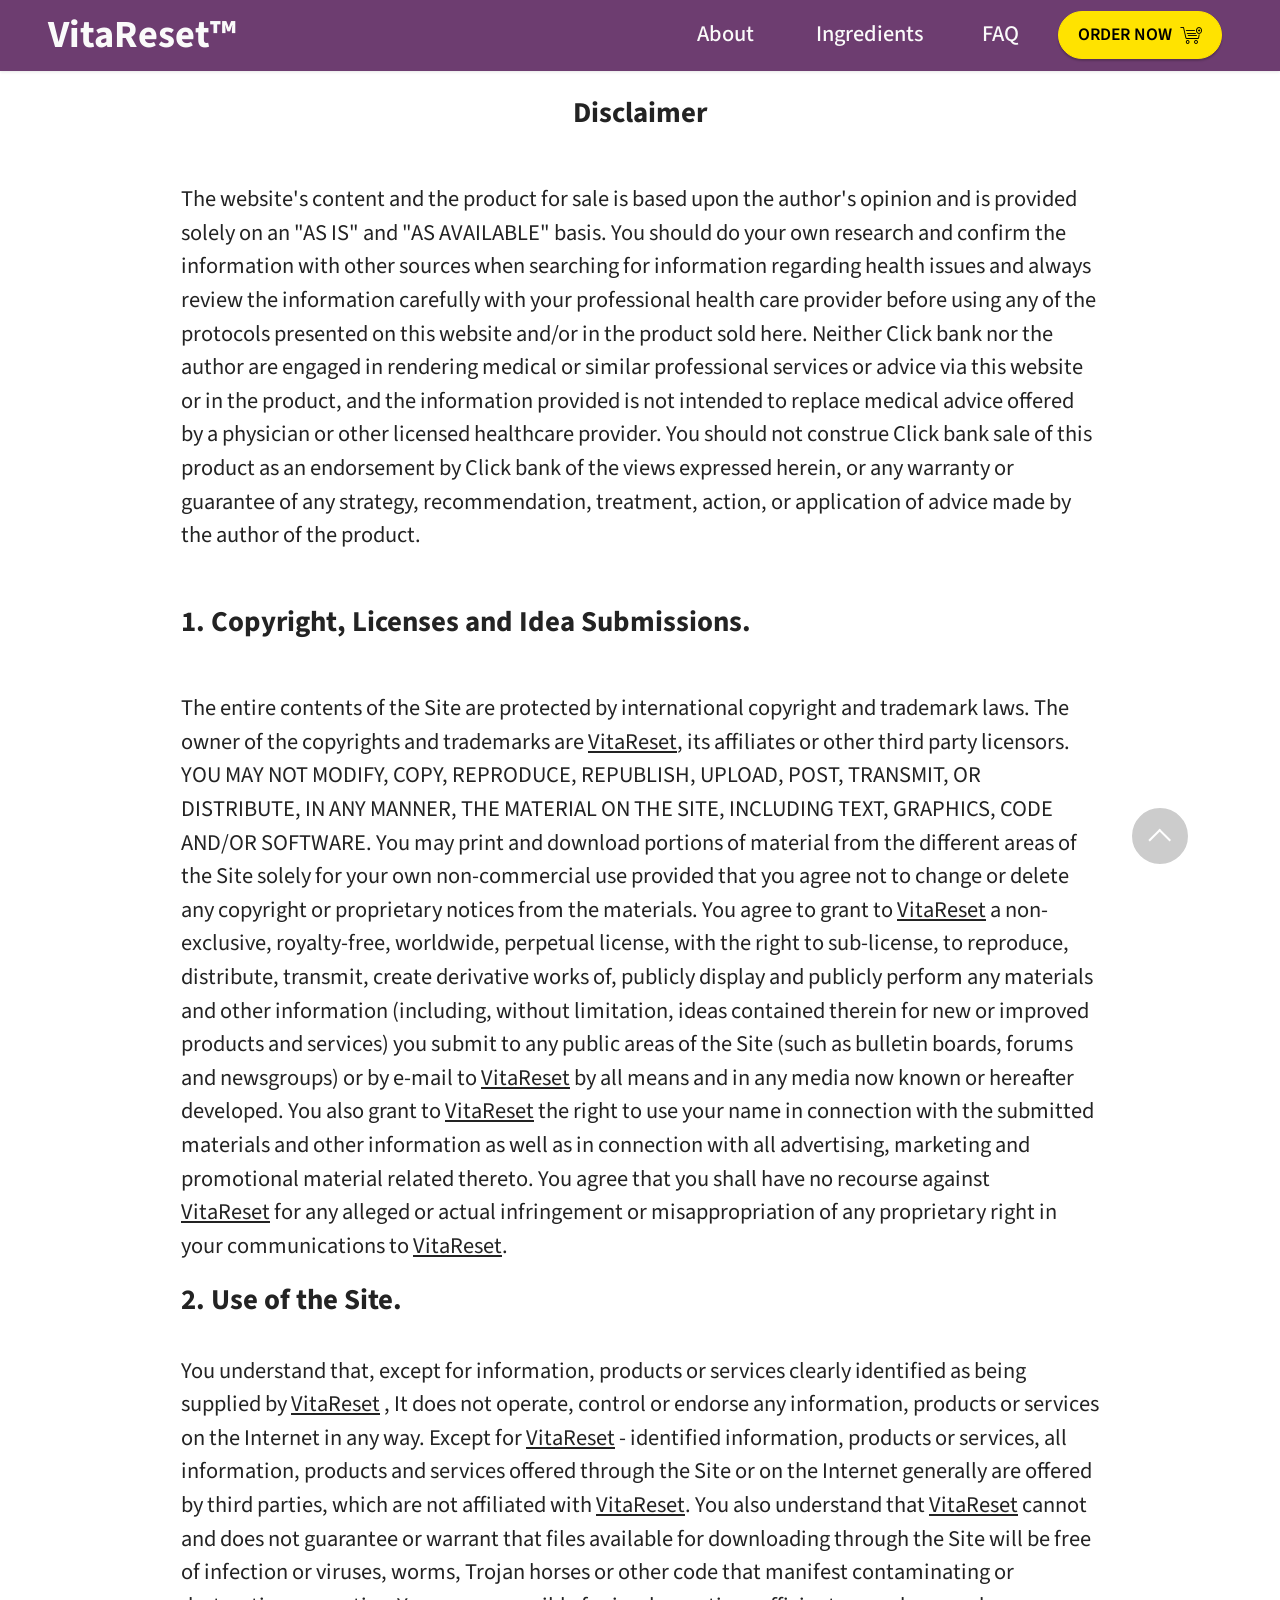
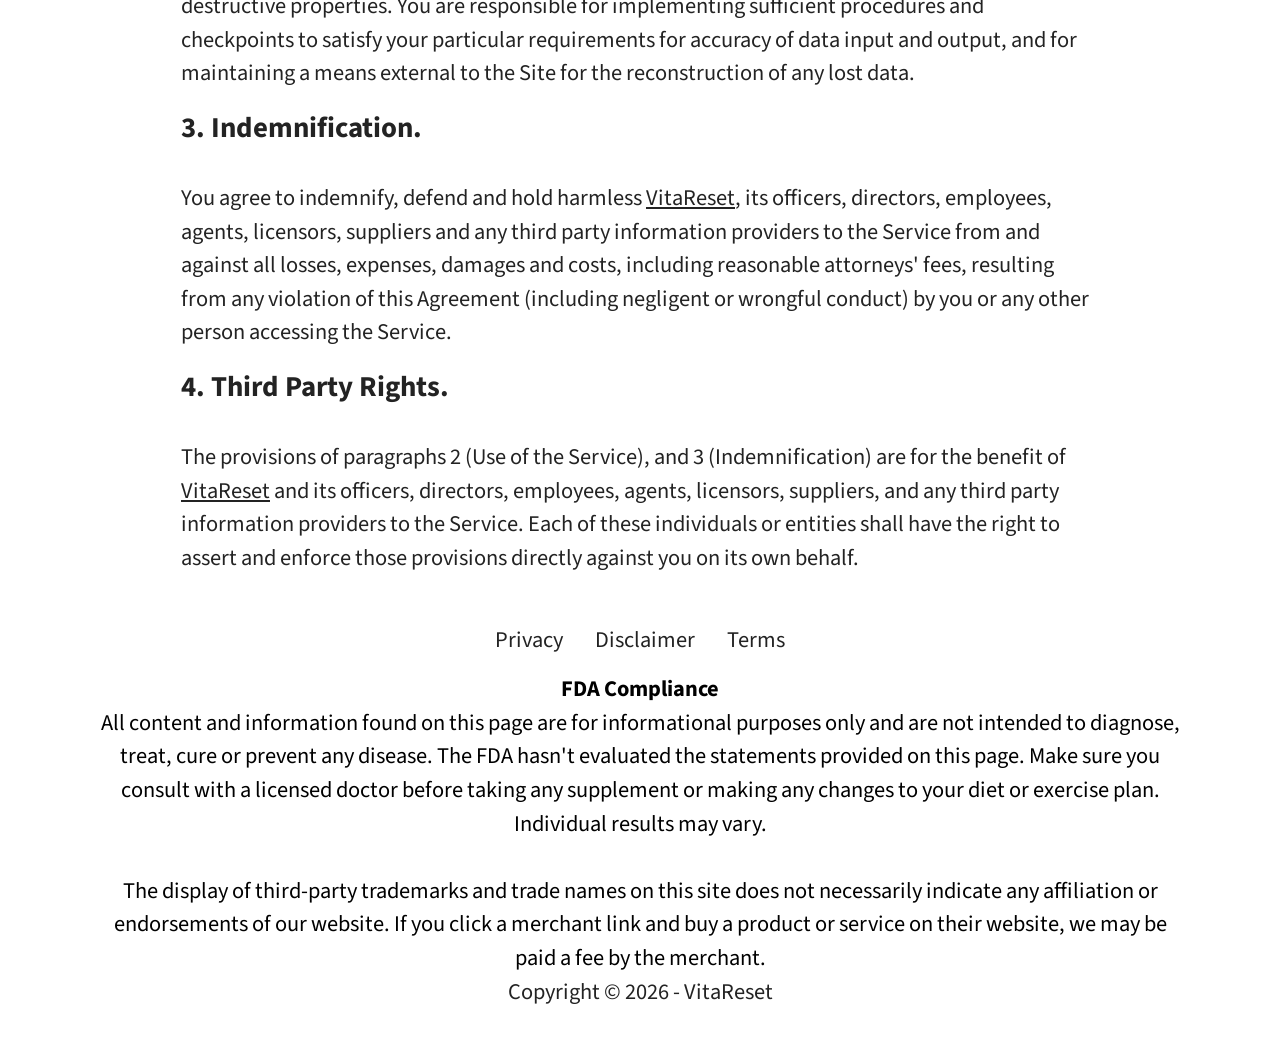
<file: disclaimer.html>
<!DOCTYPE html>
<html  >
<head>
  <!-- Site made with Mobirise Website Builder v5.9.18, https://mobirise.com -->
  <meta charset="UTF-8">
  <meta http-equiv="X-UA-Compatible" content="IE=edge">
  <meta name="generator" content="Mobirise v5.9.18, mobirise.com">
  <meta name="viewport" content="width=device-width, initial-scale=1, minimum-scale=1">
  <link rel="shortcut icon" href="assets/images/favicon-128x128.png" type="image/x-icon">
  <meta name="description" content="Disclaimer">
  
  
  <title>Disclaimer</title>
  <link rel="stylesheet" href="assets/web/assets/mobirise-icons/mobirise-icons.css">
  <link rel="stylesheet" href="assets/bootstrap/css/bootstrap.min.css">
  <link rel="stylesheet" href="assets/bootstrap/css/bootstrap-grid.min.css">
  <link rel="stylesheet" href="assets/bootstrap/css/bootstrap-reboot.min.css">
  <link rel="stylesheet" href="assets/animatecss/animate.css">
  <link rel="stylesheet" href="assets/dropdown/css/style.css">
  <link rel="stylesheet" href="assets/socicon/css/styles.css">
  <link rel="stylesheet" href="assets/theme/css/style.css">
  <link rel="preload" href="https://fonts.googleapis.com/css?family=Source+Sans+Pro:200,200i,300,300i,400,400i,600,600i,700,700i,900,900i&display=swap" as="style" onload="this.onload=null;this.rel='stylesheet'">
  <noscript><link rel="stylesheet" href="https://fonts.googleapis.com/css?family=Source+Sans+Pro:200,200i,300,300i,400,400i,600,600i,700,700i,900,900i&display=swap"></noscript>
  <link rel="preload" as="style" href="assets/mobirise/css/mbr-additional.css?v=aptjiA"><link rel="stylesheet" href="assets/mobirise/css/mbr-additional.css?v=aptjiA" type="text/css">

  
  
  
</head>
<body>
  
  <section data-bs-version="5.1" class="menu menu2 cid-tmA18yABu7" once="menu" id="menu2-3i">
    
    <nav class="navbar navbar-dropdown navbar-fixed-top navbar-expand-lg">
        <div class="container-fluid">
            <div class="navbar-brand">
                
                <span class="navbar-caption-wrap"><a class="navbar-caption text-white text-primary display-2" href="https://1d775b1a21ixlvdaqzs7n8zi5y.hop.clickbank.net/?&extclid=alka">VitaReset™<br></a></span>
            </div>
            <button class="navbar-toggler" type="button" data-toggle="collapse" data-bs-toggle="collapse" data-target="#navbarSupportedContent" data-bs-target="#navbarSupportedContent" aria-controls="navbarNavAltMarkup" aria-expanded="false" aria-label="Toggle navigation">
                <div class="hamburger">
                    <span></span>
                    <span></span>
                    <span></span>
                    <span></span>
                </div>
            </button>
            <div class="collapse navbar-collapse" id="navbarSupportedContent">
                <ul class="navbar-nav nav-dropdown" data-app-modern-menu="true"><li class="nav-item"><a class="nav-link link text-white text-primary display-7" href="index.html#content4-6v">About&nbsp;</a></li>
                    <li class="nav-item"><a class="nav-link link text-white text-primary display-7" href="index.html#content9-6c">Ingredients</a>
                    </li><li class="nav-item"><a class="nav-link link text-white text-primary display-7" href="index.html#content16-19">FAQ</a></li></ul>
                
                <div class="navbar-buttons mbr-section-btn"><a class="btn btn-primary display-4" href="https://mwebxara.com/10841/815/7/?&subid=vitrst"><span class="mbri-cart-add mbr-iconfont mbr-iconfont-btn"></span>ORDER NOW</a></div>
            </div>
        </div>
    </nav>
</section>

<section data-bs-version="5.1" class="content4 cid-tnPBHiR7om" id="content4-3j">
    

    
    
    <div class="container">
        <div class="row justify-content-center">
            <div class="title col-md-12 col-lg-10">
                <h3 class="mbr-section-title mbr-fonts-style align-center mb-4 display-5"><strong>Disclaimer</strong>
                </h3>
                
                
            </div>
        </div>
    </div>
</section>

<section data-bs-version="5.1" class="content5 cid-tAItBoYvZy" id="content5-5b">
    
    <div class="container">
        <div class="row justify-content-center">
            <div class="col-md-12 col-lg-10">
                
                
                <p class="mbr-text mbr-fonts-style display-7">
                    The website's content and the product for sale is based upon the author's opinion and is provided solely on an "AS IS" and "AS AVAILABLE" basis. You should do your own research and confirm the information with other sources when searching for information regarding health issues and always review the information carefully with your professional health care provider before using any of the protocols presented on this website and/or in the product sold here. Neither Click bank nor the author are engaged in rendering medical or similar professional services or advice via this website or in the product, and the information provided is not intended to replace medical advice offered by a physician or other licensed healthcare provider. You should not construe Click bank sale of this product as an endorsement by Click bank of the views expressed herein, or any warranty or guarantee of any strategy, recommendation, treatment, action, or application of advice made by the author of the product.</p>
            </div>
        </div>
    </div>
</section>

<section data-bs-version="5.1" class="content4 cid-tAItU4vJtG" id="content4-5c">
    

    
    
    <div class="container">
        <div class="row justify-content-center">
            <div class="title col-md-12 col-lg-10">
                <h3 class="mbr-section-title mbr-fonts-style align-center mb-4 display-5"><strong>1. Copyright, Licenses and Idea Submissions.</strong></h3>
                
                
            </div>
        </div>
    </div>
</section>

<section data-bs-version="5.1" class="content5 cid-tAIu7JBlQI" id="content5-5d">
    
    <div class="container">
        <div class="row justify-content-center">
            <div class="col-md-12 col-lg-10">
                
                
                <p class="mbr-text mbr-fonts-style display-7">
                    The entire contents of the Site are protected by international copyright and trademark laws. The owner of the copyrights and trademarks are <u>VitaReset</u>, its affiliates or other third party licensors. YOU MAY NOT MODIFY, COPY, REPRODUCE, REPUBLISH, UPLOAD, POST, TRANSMIT, OR DISTRIBUTE, IN ANY MANNER, THE MATERIAL ON THE SITE, INCLUDING TEXT, GRAPHICS, CODE AND/OR SOFTWARE. You may print and download portions of material from the different areas of the Site solely for your own non-commercial use provided that you agree not to change or delete any copyright or proprietary notices from the materials. You agree to grant to <u>VitaReset</u>&nbsp;a non-exclusive, royalty-free, worldwide, perpetual license, with the right to sub-license, to reproduce, distribute, transmit, create derivative works of, publicly display and publicly perform any materials and other information (including, without limitation, ideas contained therein for new or improved products and services) you submit to any public areas of the Site (such as bulletin boards, forums and newsgroups) or by e-mail to <u>VitaReset</u>&nbsp;by all means and in any media now known or hereafter developed. You also grant to <u>VitaReset</u>&nbsp;the right to use your name in connection with the submitted materials and other information as well as in connection with all advertising, marketing and promotional material related thereto. You agree that you shall have no recourse against <u>VitaReset</u>&nbsp;for any alleged or actual infringement or misappropriation of any proprietary right in your communications to <u>VitaReset</u>.</p>
            </div>
        </div>
    </div>
</section>

<section data-bs-version="5.1" class="content4 cid-tAIug8sEMw" id="content4-5e">
    

    
    
    <div class="container">
        <div class="row justify-content-center">
            <div class="title col-md-12 col-lg-10">
                <h3 class="mbr-section-title mbr-fonts-style align-center mb-4 display-5"><strong>2. Use of the Site.</strong></h3>
                
                
            </div>
        </div>
    </div>
</section>

<section data-bs-version="5.1" class="content5 cid-tAIuslZqyq" id="content5-5f">
    
    <div class="container">
        <div class="row justify-content-center">
            <div class="col-md-12 col-lg-10">
                
                
                <p class="mbr-text mbr-fonts-style display-7">
                    You understand that, except for information, products or services clearly identified as being supplied by <u>VitaReset</u>&nbsp;, It&nbsp;does not operate, control or endorse any information, products or services on the Internet in any way. Except for <u>VitaReset</u>&nbsp;- identified information, products or services, all information, products and services offered through the Site or on the Internet generally are offered by third parties, which are not affiliated with <u>VitaReset</u>. You also understand that <u>VitaReset</u>&nbsp;cannot and does not guarantee or warrant that files available for downloading through the Site will be free of infection or viruses, worms, Trojan horses or other code that manifest contaminating or destructive properties. You are responsible for implementing sufficient procedures and checkpoints to satisfy your particular requirements for accuracy of data input and output, and for maintaining a means external to the Site for the reconstruction of any lost data.</p>
            </div>
        </div>
    </div>
</section>

<section data-bs-version="5.1" class="content4 cid-tAIuAgAte2" id="content4-5g">
    

    
    
    <div class="container">
        <div class="row justify-content-center">
            <div class="title col-md-12 col-lg-10">
                <h3 class="mbr-section-title mbr-fonts-style align-center mb-4 display-5"><strong>3. Indemnification.</strong></h3>
                
                
            </div>
        </div>
    </div>
</section>

<section data-bs-version="5.1" class="content5 cid-tAIuBh2mSm" id="content5-5h">
    
    <div class="container">
        <div class="row justify-content-center">
            <div class="col-md-12 col-lg-10">
                
                
                <p class="mbr-text mbr-fonts-style display-7">
                    You agree to indemnify, defend and hold harmless <u>VitaReset</u>, its officers, directors, employees, agents, licensors, suppliers and any third party information providers to the Service from and against all losses, expenses, damages and costs, including reasonable attorneys' fees, resulting from any violation of this Agreement (including negligent or wrongful conduct) by you or any other person accessing the Service.</p>
            </div>
        </div>
    </div>
</section>

<section data-bs-version="5.1" class="content4 cid-tAIuNhwiAn" id="content4-5i">
    

    
    
    <div class="container">
        <div class="row justify-content-center">
            <div class="title col-md-12 col-lg-10">
                <h3 class="mbr-section-title mbr-fonts-style align-center mb-4 display-5"><strong>4. Third Party Rights.</strong></h3>
                
                
            </div>
        </div>
    </div>
</section>

<section data-bs-version="5.1" class="content5 cid-tAIuO10ISX" id="content5-5j">
    
    <div class="container">
        <div class="row justify-content-center">
            <div class="col-md-12 col-lg-10">
                
                
                <p class="mbr-text mbr-fonts-style display-7">
                    The provisions of paragraphs 2 (Use of the Service), and 3 (Indemnification) are for the benefit of <u>VitaReset</u>&nbsp;and its officers, directors, employees, agents, licensors, suppliers, and any third party information providers to the Service. Each of these individuals or entities shall have the right to assert and enforce those provisions directly against you on its own behalf.</p>
            </div>
        </div>
    </div>
</section>

<section data-bs-version="5.1" class="footer3 cid-tBujDcPTMr" once="footers" id="footer3-64">

    

    

    <div class="container">
        <div class="media-container-row align-center mbr-white">
            <div class="row row-links">
                <ul class="foot-menu">
                    
                    
                    
                    
                    
                <li class="foot-menu-item mbr-fonts-style display-7"><a href="privacy.html" class="text-danger" target="_blank">Privacy</a></li><li class="foot-menu-item mbr-fonts-style display-7"><a href="disclaimer.html" class="text-danger" target="_blank">Disclaimer</a></li><li class="foot-menu-item mbr-fonts-style display-7"><a href="terms.html" class="text-danger" target="_blank">Terms</a></li></ul>
            </div>
            
            <div class="row row-copirayt">
                <p class="mbr-text mb-0 mbr-fonts-style mbr-white align-center display-7"><strong>FDA Compliance</strong><br>All content and information found on this page are for informational purposes only and are not intended to diagnose, treat, cure or prevent any disease. The FDA hasn't evaluated the statements provided on this page. Make sure you consult with a licensed doctor before taking any supplement or making any changes to your diet or exercise plan. Individual results may vary.<br>
<br>The display of third-party trademarks and trade names on this site does not necessarily indicate any affiliation or endorsements of our website. If you click a merchant link and buy a product or service on their website, we may be paid a fee by the merchant.
<br><strong><a href="https://us-vitareset.com/" class="text-danger text-primary">Copyright © 2026 -&nbsp;</a></strong><a href="https://us-vitareset.com/" class="text-danger text-primary">VitaReset</a> </p>
            </div>
        </div>
    </div>
 
  
 <div id="scrollToTop" class="scrollToTop mbr-arrow-up"><a style="text-align: center;"><i class="mbr-arrow-up-icon mbr-arrow-up-icon-cm cm-icon cm-icon-smallarrow-up"></i></a></div>
    <input name="animation" type="hidden">
  </body>
</html>
</file>
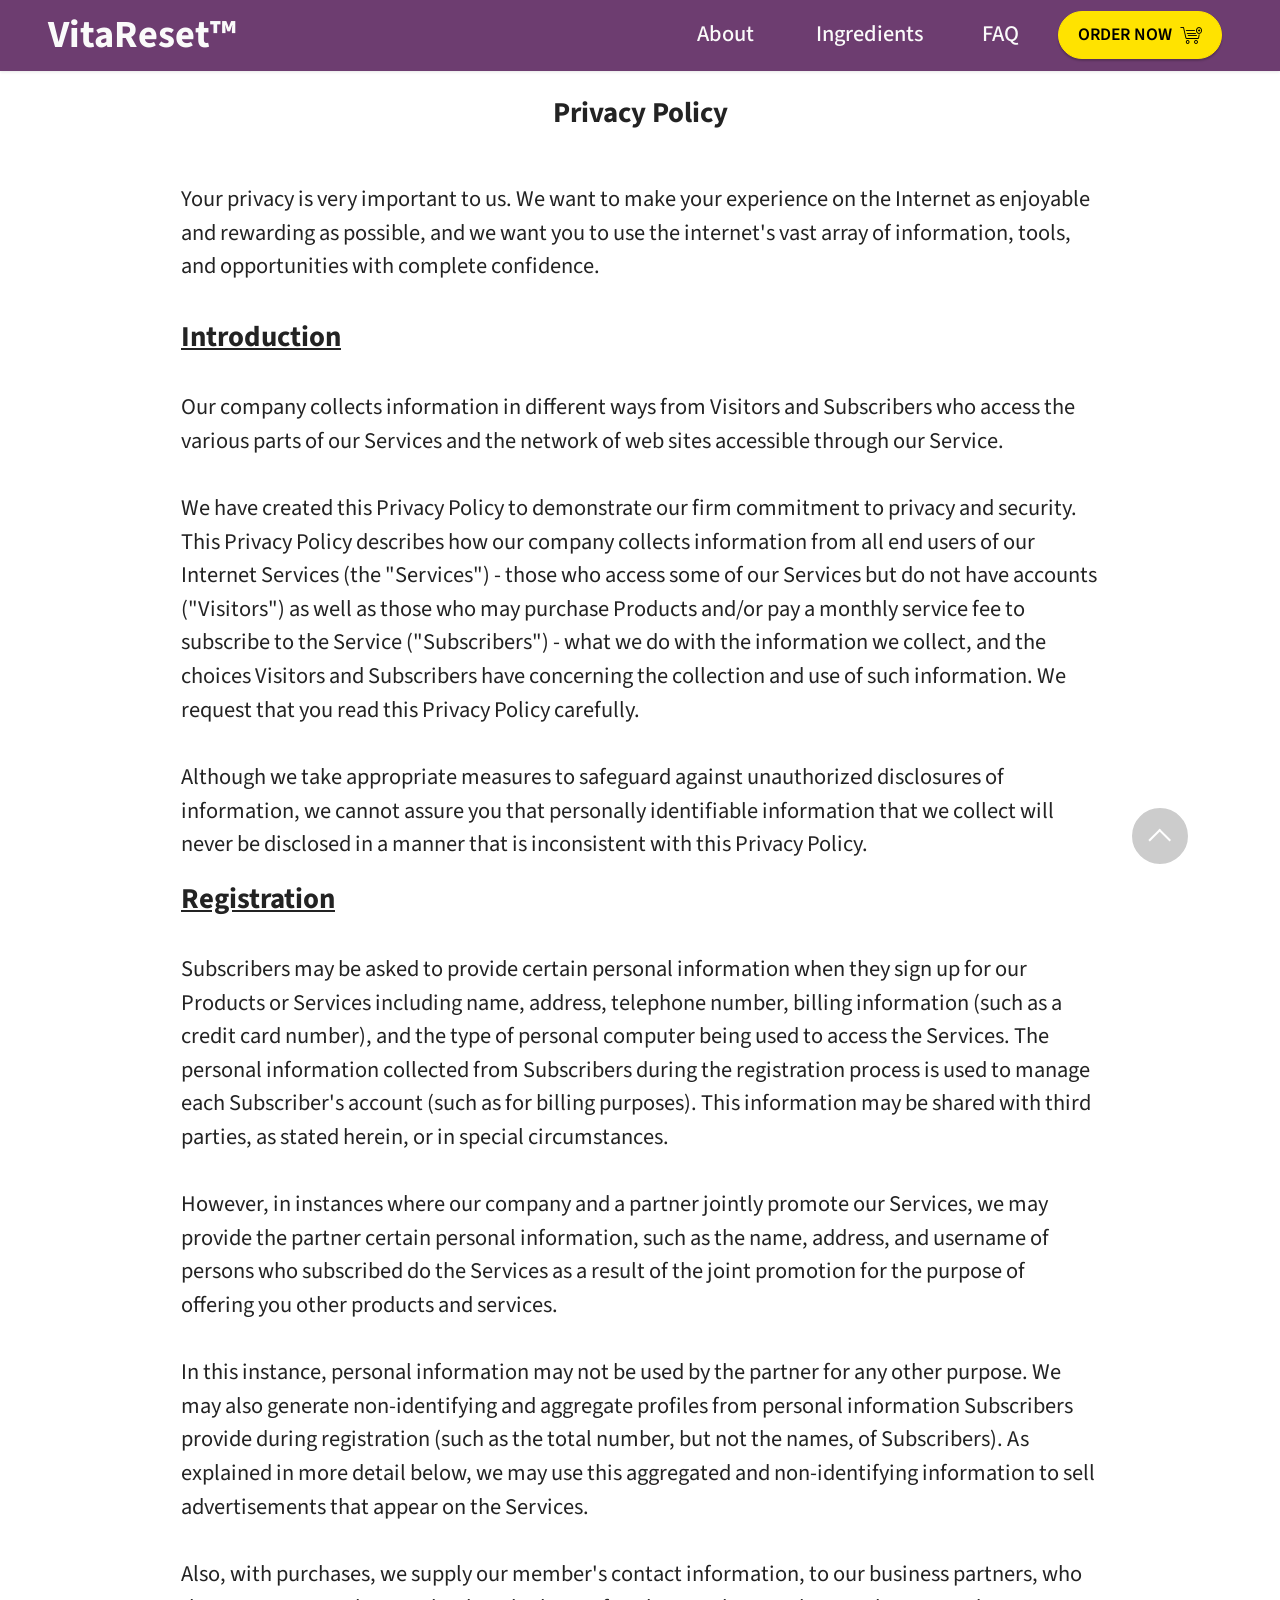
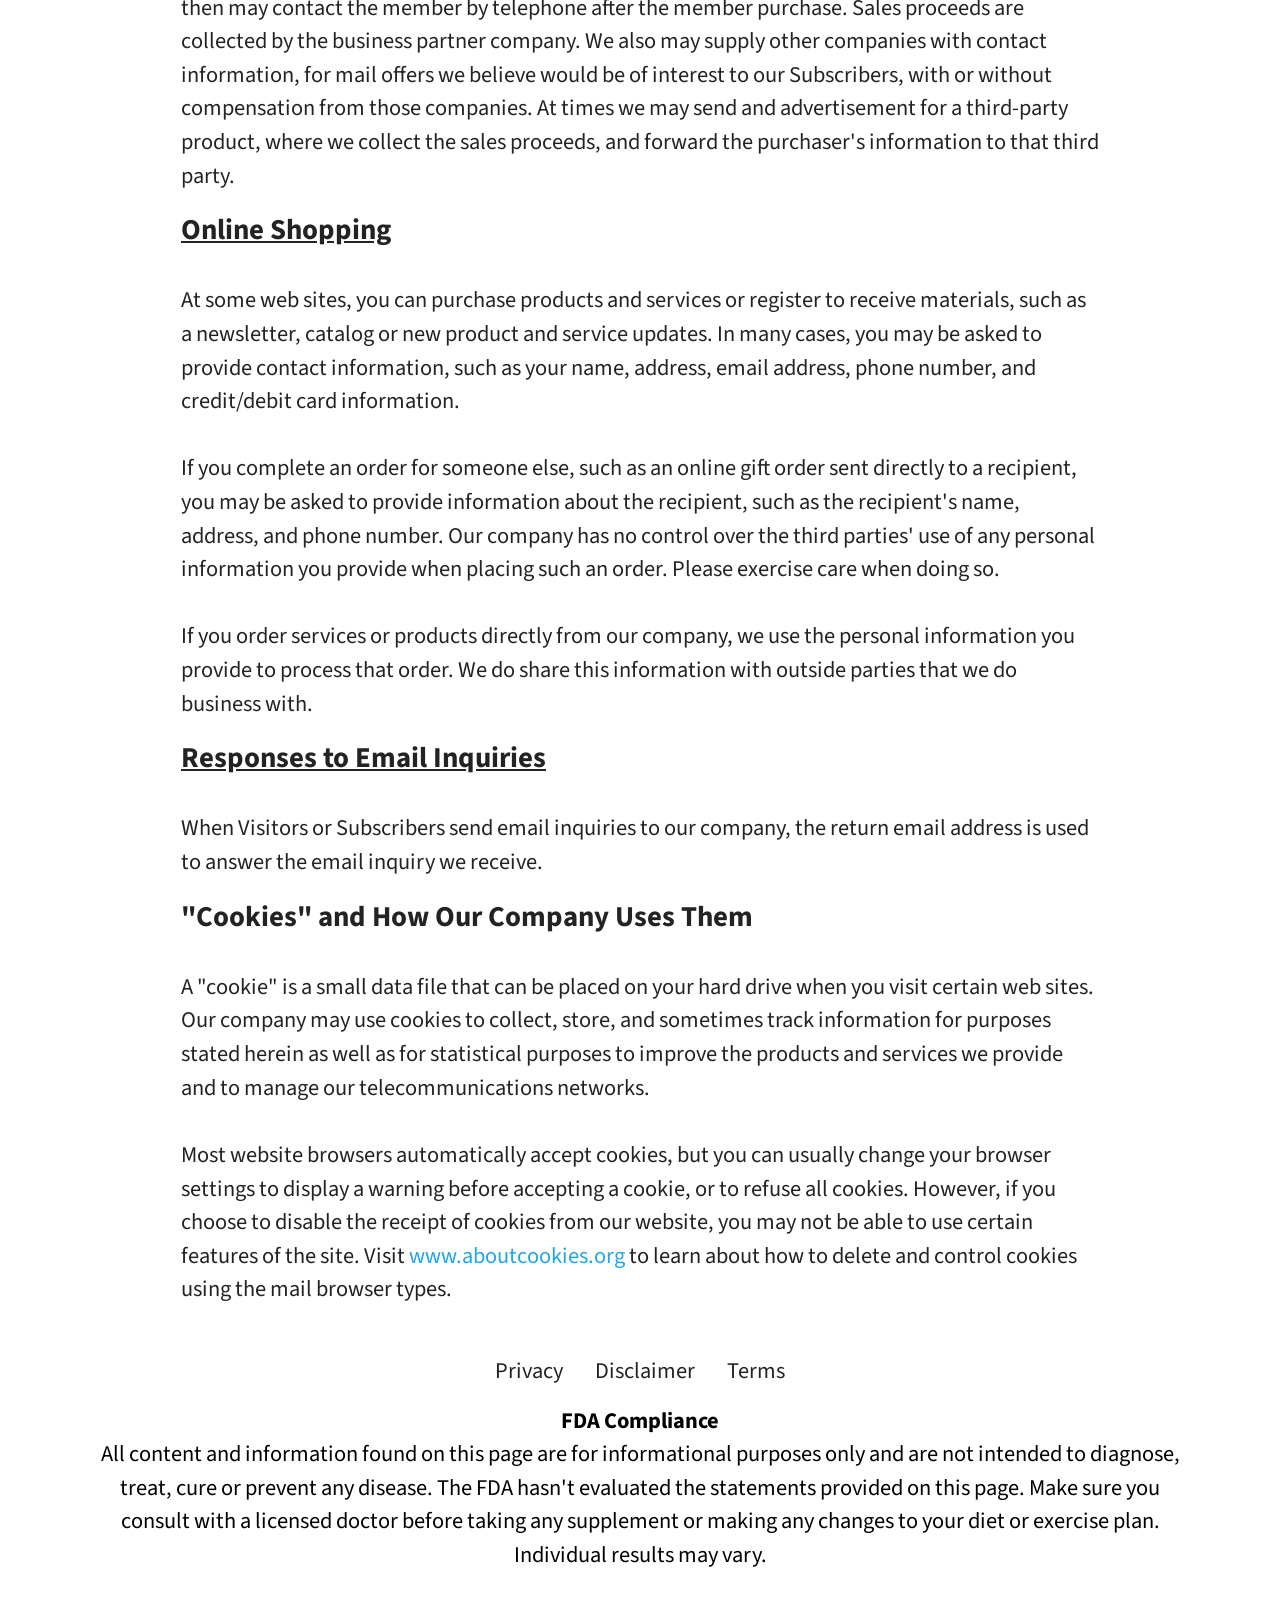
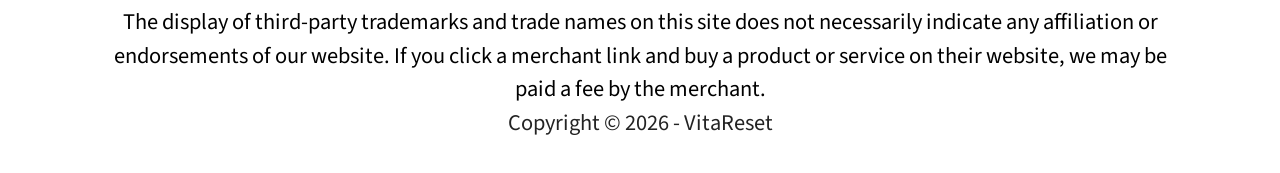
<file: privacy.html>
<!DOCTYPE html>
<html  >
<head>
  <!-- Site made with Mobirise Website Builder v5.9.18, https://mobirise.com -->
  <meta charset="UTF-8">
  <meta http-equiv="X-UA-Compatible" content="IE=edge">
  <meta name="generator" content="Mobirise v5.9.18, mobirise.com">
  <meta name="viewport" content="width=device-width, initial-scale=1, minimum-scale=1">
  <link rel="shortcut icon" href="assets/images/favicon-128x128.png" type="image/x-icon">
  <meta name="description" content="Privacy Policy">
  
  
  <title>Privacy Policy</title>
  <link rel="stylesheet" href="assets/web/assets/mobirise-icons/mobirise-icons.css">
  <link rel="stylesheet" href="assets/bootstrap/css/bootstrap.min.css">
  <link rel="stylesheet" href="assets/bootstrap/css/bootstrap-grid.min.css">
  <link rel="stylesheet" href="assets/bootstrap/css/bootstrap-reboot.min.css">
  <link rel="stylesheet" href="assets/animatecss/animate.css">
  <link rel="stylesheet" href="assets/dropdown/css/style.css">
  <link rel="stylesheet" href="assets/socicon/css/styles.css">
  <link rel="stylesheet" href="assets/theme/css/style.css">
  <link rel="preload" href="https://fonts.googleapis.com/css?family=Source+Sans+Pro:200,200i,300,300i,400,400i,600,600i,700,700i,900,900i&display=swap" as="style" onload="this.onload=null;this.rel='stylesheet'">
  <noscript><link rel="stylesheet" href="https://fonts.googleapis.com/css?family=Source+Sans+Pro:200,200i,300,300i,400,400i,600,600i,700,700i,900,900i&display=swap"></noscript>
  <link rel="preload" as="style" href="assets/mobirise/css/mbr-additional.css?v=0fpgZf"><link rel="stylesheet" href="assets/mobirise/css/mbr-additional.css?v=0fpgZf" type="text/css">

  
  
  
</head>
<body>
  
  <section data-bs-version="5.1" class="menu menu2 cid-tmA18yABu7" once="menu" id="menu2-38">
    
    <nav class="navbar navbar-dropdown navbar-fixed-top navbar-expand-lg">
        <div class="container-fluid">
            <div class="navbar-brand">
                
                <span class="navbar-caption-wrap"><a class="navbar-caption text-white text-primary display-2" href="https://1d775b1a21ixlvdaqzs7n8zi5y.hop.clickbank.net/?&extclid=alka">VitaReset™<br></a></span>
            </div>
            <button class="navbar-toggler" type="button" data-toggle="collapse" data-bs-toggle="collapse" data-target="#navbarSupportedContent" data-bs-target="#navbarSupportedContent" aria-controls="navbarNavAltMarkup" aria-expanded="false" aria-label="Toggle navigation">
                <div class="hamburger">
                    <span></span>
                    <span></span>
                    <span></span>
                    <span></span>
                </div>
            </button>
            <div class="collapse navbar-collapse" id="navbarSupportedContent">
                <ul class="navbar-nav nav-dropdown" data-app-modern-menu="true"><li class="nav-item"><a class="nav-link link text-white text-primary display-7" href="index.html#content4-6v">About&nbsp;</a></li>
                    <li class="nav-item"><a class="nav-link link text-white text-primary display-7" href="index.html#content9-6c">Ingredients</a>
                    </li><li class="nav-item"><a class="nav-link link text-white text-primary display-7" href="index.html#content16-19">FAQ</a></li></ul>
                
                <div class="navbar-buttons mbr-section-btn"><a class="btn btn-primary display-4" href="https://mwebxara.com/10841/815/7/?&subid=vitrst"><span class="mbri-cart-add mbr-iconfont mbr-iconfont-btn"></span>ORDER NOW</a></div>
            </div>
        </div>
    </nav>
</section>

<section data-bs-version="5.1" class="content4 cid-tnPkNcgxWQ" id="content4-39">
    

    
    
    <div class="container">
        <div class="row justify-content-center">
            <div class="title col-md-12 col-lg-10">
                <h3 class="mbr-section-title mbr-fonts-style align-center mb-4 display-5"><strong>Privacy Policy</strong></h3>
                
                
            </div>
        </div>
    </div>
</section>

<section data-bs-version="5.1" class="content5 cid-tAIwmdX5cy" id="content5-5l">
    
    <div class="container">
        <div class="row justify-content-center">
            <div class="col-md-12 col-lg-10">
                
                
                <p class="mbr-text mbr-fonts-style display-7">
                    Your privacy is very important to us. We want to make your experience on the Internet as enjoyable and rewarding as possible, and we want you to use the internet's vast array of information, tools, and opportunities with complete confidence.</p>
            </div>
        </div>
    </div>
</section>

<section data-bs-version="5.1" class="content4 cid-tAIwup1y0c" id="content4-5m">
    

    
    
    <div class="container">
        <div class="row justify-content-center">
            <div class="title col-md-12 col-lg-10">
                <h3 class="mbr-section-title mbr-fonts-style align-center mb-4 display-5">
                    <strong><u>Introduction</u></strong>
                </h3>
                
                
            </div>
        </div>
    </div>
</section>

<section data-bs-version="5.1" class="content5 cid-tAIwuP4nms" id="content5-5n">
    
    <div class="container">
        <div class="row justify-content-center">
            <div class="col-md-12 col-lg-10">
                
                
                <p class="mbr-text mbr-fonts-style display-7">Our company collects information in different ways from Visitors and Subscribers who access the various parts of our Services and the network of web sites accessible through our Service.
<br>
<br>We have created this Privacy Policy to demonstrate our firm commitment to privacy and security. This Privacy Policy describes how our company collects information from all end users of our Internet Services (the "Services") - those who access some of our Services but do not have accounts ("Visitors") as well as those who may purchase Products and/or pay a monthly service fee to subscribe to the Service ("Subscribers") - what we do with the information we collect, and the choices Visitors and Subscribers have concerning the collection and use of such information. We request that you read this Privacy Policy carefully.
<br>
<br>Although we take appropriate measures to safeguard against unauthorized disclosures of information, we cannot assure you that personally identifiable information that we collect will never be disclosed in a manner that is inconsistent with this Privacy Policy.</p>
            </div>
        </div>
    </div>
</section>

<section data-bs-version="5.1" class="content4 cid-tAIwITVYKF" id="content4-5o">
    

    
    
    <div class="container">
        <div class="row justify-content-center">
            <div class="title col-md-12 col-lg-10">
                <h3 class="mbr-section-title mbr-fonts-style align-center mb-4 display-5">
                    <strong><u>Registration</u></strong>
                </h3>
                
                
            </div>
        </div>
    </div>
</section>

<section data-bs-version="5.1" class="content5 cid-tAIwJa2ELA" id="content5-5p">
    
    <div class="container">
        <div class="row justify-content-center">
            <div class="col-md-12 col-lg-10">
                
                
                <p class="mbr-text mbr-fonts-style display-7">Subscribers may be asked to provide certain personal information when they sign up for our Products or Services including name, address, telephone number, billing information (such as a credit card number), and the type of personal computer being used to access the Services. The personal information collected from Subscribers during the registration process is used to manage each Subscriber's account (such as for billing purposes). This information may be shared with third parties, as stated herein, or in special circumstances.
<br>
<br>However, in instances where our company and a partner jointly promote our Services, we may provide the partner certain personal information, such as the name, address, and username of persons who subscribed do the Services as a result of the joint promotion for the purpose of offering you other products and services.
<br>
<br>In this instance, personal information may not be used by the partner for any other purpose. We may also generate non-identifying and aggregate profiles from personal information Subscribers provide during registration (such as the total number, but not the names, of Subscribers). As explained in more detail below, we may use this aggregated and non-identifying information to sell advertisements that appear on the Services.
<br>
<br>Also, with purchases, we supply our member's contact information, to our business partners, who then may contact the member by telephone after the member purchase. Sales proceeds are collected by the business partner company. We also may supply other companies with contact information, for mail offers we believe would be of interest to our Subscribers, with or without compensation from those companies. At times we may send and advertisement for a third-party product, where we collect the sales proceeds, and forward the purchaser's information to that third party.</p>
            </div>
        </div>
    </div>
</section>

<section data-bs-version="5.1" class="content4 cid-tAIwYeYRku" id="content4-5q">
    

    
    
    <div class="container">
        <div class="row justify-content-center">
            <div class="title col-md-12 col-lg-10">
                <h3 class="mbr-section-title mbr-fonts-style align-center mb-4 display-5"><strong><u>Online Shopping</u></strong></h3>
                
                
            </div>
        </div>
    </div>
</section>

<section data-bs-version="5.1" class="content5 cid-tAIwYvSPJt" id="content5-5r">
    
    <div class="container">
        <div class="row justify-content-center">
            <div class="col-md-12 col-lg-10">
                
                
                <p class="mbr-text mbr-fonts-style display-7">At some web sites, you can purchase products and services or register to receive materials, such as a newsletter, catalog or new product and service updates. In many cases, you may be asked to provide contact information, such as your name, address, email address, phone number, and credit/debit card information.
<br>
<br>If you complete an order for someone else, such as an online gift order sent directly to a recipient, you may be asked to provide information about the recipient, such as the recipient's name, address, and phone number. Our company has no control over the third parties' use of any personal information you provide when placing such an order. Please exercise care when doing so.
<br>
<br>If you order services or products directly from our company, we use the personal information you provide to process that order. We do share this information with outside parties that we do business with.</p>
            </div>
        </div>
    </div>
</section>

<section data-bs-version="5.1" class="content4 cid-tAIxkslOva" id="content4-5s">
    

    
    
    <div class="container">
        <div class="row justify-content-center">
            <div class="title col-md-12 col-lg-10">
                <h3 class="mbr-section-title mbr-fonts-style align-center mb-4 display-5"><strong><u>Responses to Email Inquiries</u></strong></h3>
                
                
            </div>
        </div>
    </div>
</section>

<section data-bs-version="5.1" class="content5 cid-tAIxkICWSd" id="content5-5t">
    
    <div class="container">
        <div class="row justify-content-center">
            <div class="col-md-12 col-lg-10">
                
                
                <p class="mbr-text mbr-fonts-style display-7">
                    When Visitors or Subscribers send email inquiries to our company, the return email address is used to answer the email inquiry we receive.</p>
            </div>
        </div>
    </div>
</section>

<section data-bs-version="5.1" class="content4 cid-tAIxxMky6a" id="content4-5u">
    

    
    
    <div class="container">
        <div class="row justify-content-center">
            <div class="title col-md-12 col-lg-10">
                <h3 class="mbr-section-title mbr-fonts-style align-center mb-4 display-5"><strong>"Cookies" and How Our Company Uses Them</strong></h3>
                
                
            </div>
        </div>
    </div>
</section>

<section data-bs-version="5.1" class="content5 cid-tAIxyftNwT" id="content5-5v">
    
    <div class="container">
        <div class="row justify-content-center">
            <div class="col-md-12 col-lg-10">
                
                
                <p class="mbr-text mbr-fonts-style display-7">A "cookie" is a small data file that can be placed on your hard drive when you visit certain web sites. Our company may use cookies to collect, store, and sometimes track information for purposes stated herein as well as for statistical purposes to improve the products and services we provide and to manage our telecommunications networks.
<br>
<br>Most website browsers automatically accept cookies, but you can usually change your browser settings to display a warning before accepting a cookie, or to refuse all cookies. However, if you choose to disable the receipt of cookies from our website, you may not be able to use certain features of the site. Visit <a href="https://www.aboutcookies.org/" class="text-info" target="_blank">www.aboutcookies.org</a> to learn about how to delete and control cookies using the mail browser types.</p>
            </div>
        </div>
    </div>
</section>

<section data-bs-version="5.1" class="footer3 cid-tBujDcPTMr" once="footers" id="footer3-64">

    

    

    <div class="container">
        <div class="media-container-row align-center mbr-white">
            <div class="row row-links">
                <ul class="foot-menu">
                    
                    
                    
                    
                    
                <li class="foot-menu-item mbr-fonts-style display-7"><a href="privacy.html" class="text-danger" target="_blank">Privacy</a></li><li class="foot-menu-item mbr-fonts-style display-7"><a href="disclaimer.html" class="text-danger" target="_blank">Disclaimer</a></li><li class="foot-menu-item mbr-fonts-style display-7"><a href="terms.html" class="text-danger" target="_blank">Terms</a></li></ul>
            </div>
            
            <div class="row row-copirayt">
                <p class="mbr-text mb-0 mbr-fonts-style mbr-white align-center display-7"><strong>FDA Compliance</strong><br>All content and information found on this page are for informational purposes only and are not intended to diagnose, treat, cure or prevent any disease. The FDA hasn't evaluated the statements provided on this page. Make sure you consult with a licensed doctor before taking any supplement or making any changes to your diet or exercise plan. Individual results may vary.<br>
<br>The display of third-party trademarks and trade names on this site does not necessarily indicate any affiliation or endorsements of our website. If you click a merchant link and buy a product or service on their website, we may be paid a fee by the merchant.
<br><strong><a href="https://us-vitareset.com/" class="text-danger text-primary">Copyright © 2026 -&nbsp;</a></strong><a href="https://us-vitareset.com/" class="text-danger text-primary">VitaReset</a> </p>
            </div>
        </div>
    </div>
 
  
 <div id="scrollToTop" class="scrollToTop mbr-arrow-up"><a style="text-align: center;"><i class="mbr-arrow-up-icon mbr-arrow-up-icon-cm cm-icon cm-icon-smallarrow-up"></i></a></div>
    <input name="animation" type="hidden">
  </body>
</html>
</file>
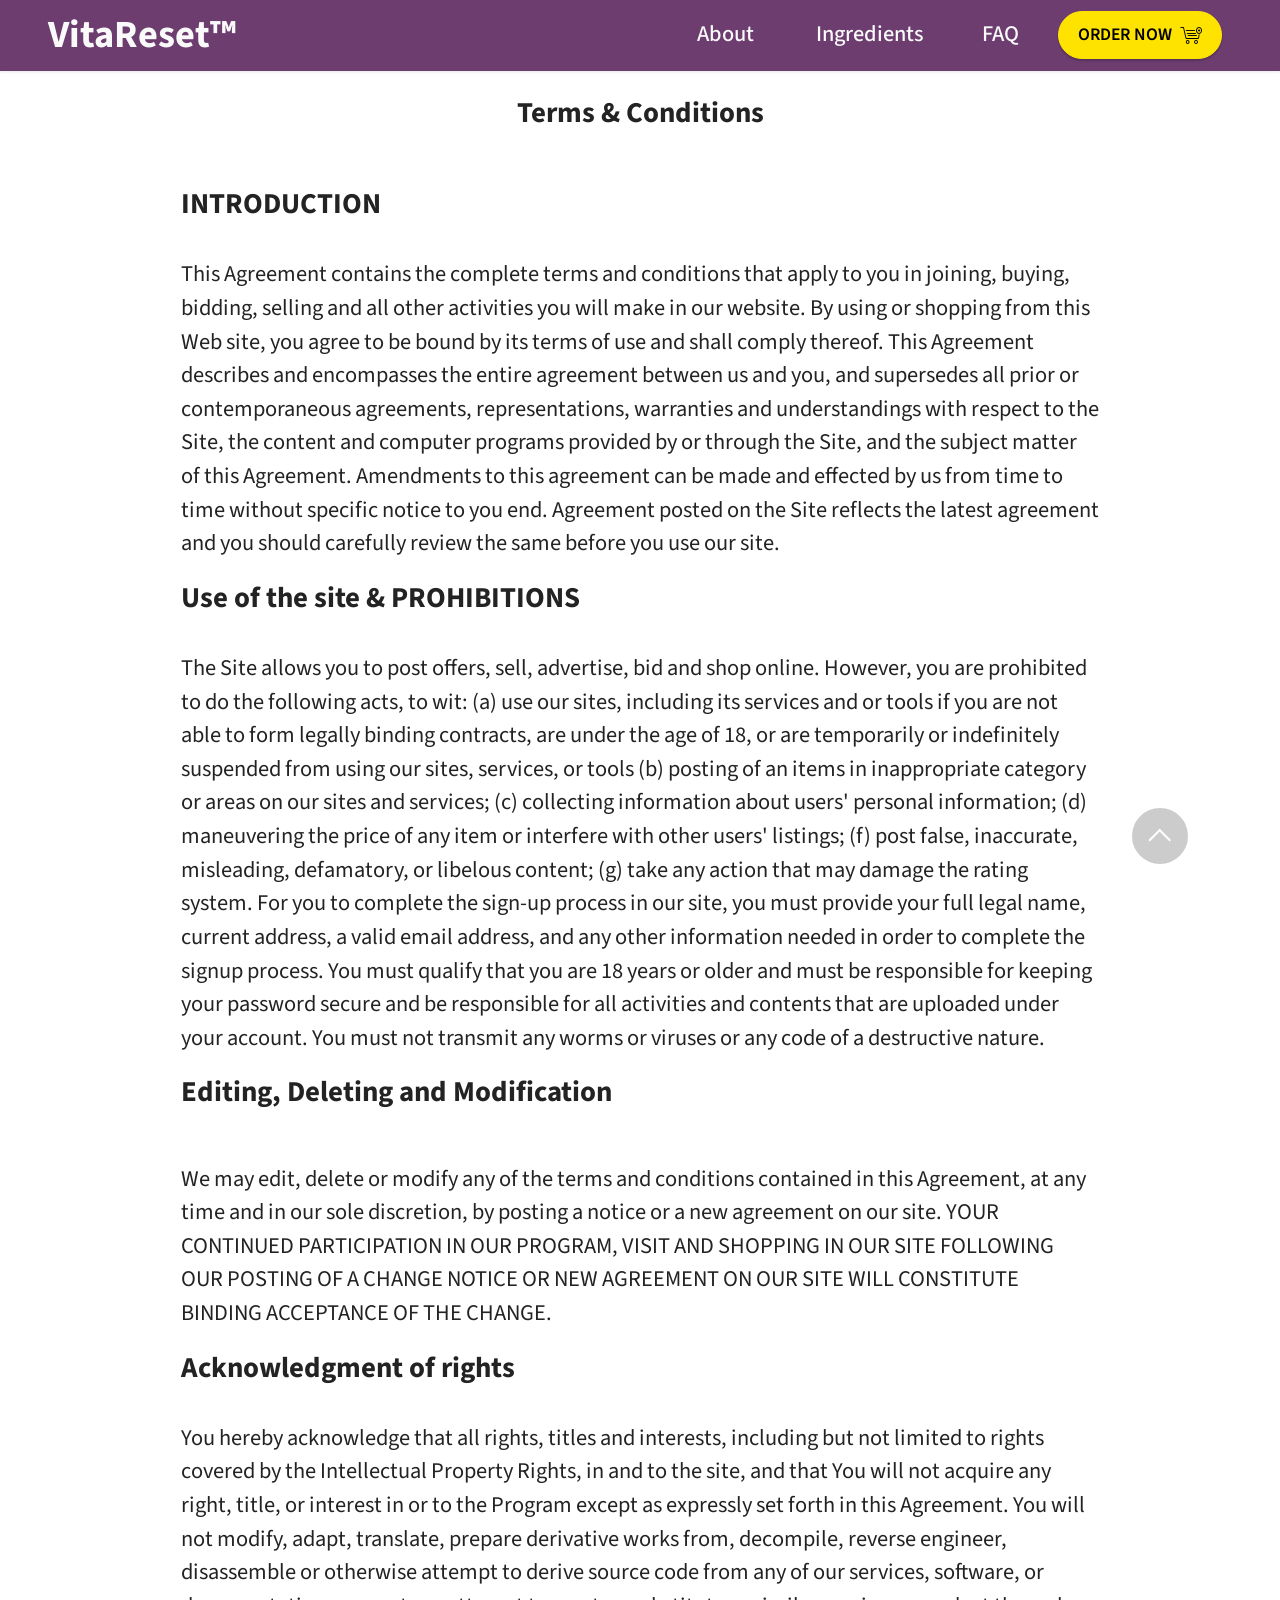
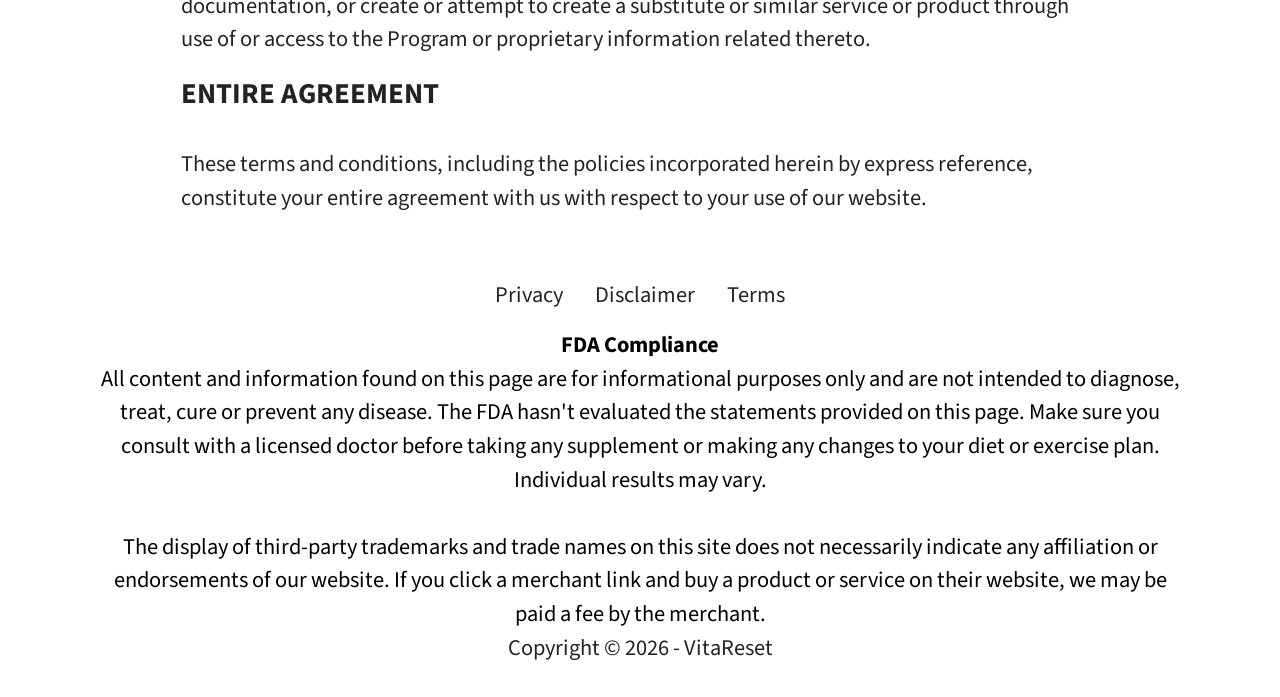
<file: terms.html>
<!DOCTYPE html>
<html  >
<head>
  <!-- Site made with Mobirise Website Builder v5.9.18, https://mobirise.com -->
  <meta charset="UTF-8">
  <meta http-equiv="X-UA-Compatible" content="IE=edge">
  <meta name="generator" content="Mobirise v5.9.18, mobirise.com">
  <meta name="viewport" content="width=device-width, initial-scale=1, minimum-scale=1">
  <link rel="shortcut icon" href="assets/images/favicon-128x128.png" type="image/x-icon">
  <meta name="description" content="Terms and Conditions">
  
  
  <title>Terms and Conditions</title>
  <link rel="stylesheet" href="assets/web/assets/mobirise-icons/mobirise-icons.css">
  <link rel="stylesheet" href="assets/bootstrap/css/bootstrap.min.css">
  <link rel="stylesheet" href="assets/bootstrap/css/bootstrap-grid.min.css">
  <link rel="stylesheet" href="assets/bootstrap/css/bootstrap-reboot.min.css">
  <link rel="stylesheet" href="assets/animatecss/animate.css">
  <link rel="stylesheet" href="assets/dropdown/css/style.css">
  <link rel="stylesheet" href="assets/socicon/css/styles.css">
  <link rel="stylesheet" href="assets/theme/css/style.css">
  <link rel="preload" href="https://fonts.googleapis.com/css?family=Source+Sans+Pro:200,200i,300,300i,400,400i,600,600i,700,700i,900,900i&display=swap" as="style" onload="this.onload=null;this.rel='stylesheet'">
  <noscript><link rel="stylesheet" href="https://fonts.googleapis.com/css?family=Source+Sans+Pro:200,200i,300,300i,400,400i,600,600i,700,700i,900,900i&display=swap"></noscript>
  <link rel="preload" as="style" href="assets/mobirise/css/mbr-additional.css?v=t03nTj"><link rel="stylesheet" href="assets/mobirise/css/mbr-additional.css?v=t03nTj" type="text/css">

  
  
  
</head>
<body>
  
  <section data-bs-version="5.1" class="menu menu2 cid-tmA18yABu7" once="menu" id="menu2-3n">
    
    <nav class="navbar navbar-dropdown navbar-fixed-top navbar-expand-lg">
        <div class="container-fluid">
            <div class="navbar-brand">
                
                <span class="navbar-caption-wrap"><a class="navbar-caption text-white text-primary display-2" href="https://1d775b1a21ixlvdaqzs7n8zi5y.hop.clickbank.net/?&extclid=alka">VitaReset™<br></a></span>
            </div>
            <button class="navbar-toggler" type="button" data-toggle="collapse" data-bs-toggle="collapse" data-target="#navbarSupportedContent" data-bs-target="#navbarSupportedContent" aria-controls="navbarNavAltMarkup" aria-expanded="false" aria-label="Toggle navigation">
                <div class="hamburger">
                    <span></span>
                    <span></span>
                    <span></span>
                    <span></span>
                </div>
            </button>
            <div class="collapse navbar-collapse" id="navbarSupportedContent">
                <ul class="navbar-nav nav-dropdown" data-app-modern-menu="true"><li class="nav-item"><a class="nav-link link text-white text-primary display-7" href="index.html#content4-6v">About&nbsp;</a></li>
                    <li class="nav-item"><a class="nav-link link text-white text-primary display-7" href="index.html#content9-6c">Ingredients</a>
                    </li><li class="nav-item"><a class="nav-link link text-white text-primary display-7" href="index.html#content16-19">FAQ</a></li></ul>
                
                <div class="navbar-buttons mbr-section-btn"><a class="btn btn-primary display-4" href="https://mwebxara.com/10841/815/7/?&subid=vitrst"><span class="mbri-cart-add mbr-iconfont mbr-iconfont-btn"></span>ORDER NOW</a></div>
            </div>
        </div>
    </nav>
</section>

<section data-bs-version="5.1" class="content4 cid-tnPEJs8dic" id="content4-3o">
    

    
    
    <div class="container">
        <div class="row justify-content-center">
            <div class="title col-md-12 col-lg-10">
                <h3 class="mbr-section-title mbr-fonts-style align-center mb-4 display-5"><strong>Terms &amp; Conditions</strong></h3>
                
                
            </div>
        </div>
    </div>
</section>

<section data-bs-version="5.1" class="content4 cid-tnPEXBpj6L" id="content4-3p">
    

    
    
    <div class="container">
        <div class="row justify-content-center">
            <div class="title col-md-12 col-lg-10">
                <h3 class="mbr-section-title mbr-fonts-style align-center mb-4 display-5"><strong>INTRODUCTION</strong><strong><br></strong></h3>
                <h4 class="mbr-section-subtitle align-center mbr-fonts-style mb-4 display-7"><p></p><p></p></h4>
                
            </div>
        </div>
    </div>
</section>

<section data-bs-version="5.1" class="content5 cid-tAIr9ROa9n" id="content5-51">
    
    <div class="container">
        <div class="row justify-content-center">
            <div class="col-md-12 col-lg-10">
                
                
                <p class="mbr-text mbr-fonts-style display-7">
                    This Agreement contains the complete terms and conditions that apply to you in joining, buying, bidding, selling and all other activities you will make in our website. By using or shopping from this Web site, you agree to be bound by its terms of use and shall comply thereof. This Agreement describes and encompasses the entire agreement between us and you, and supersedes all prior or contemporaneous agreements, representations, warranties and understandings with respect to the Site, the content and computer programs provided by or through the Site, and the subject matter of this Agreement. Amendments to this agreement can be made and effected by us from time to time without specific notice to you end. Agreement posted on the Site reflects the latest agreement and you should carefully review the same before you use our site.</p>
            </div>
        </div>
    </div>
</section>

<section data-bs-version="5.1" class="content4 cid-tAIrTUK5Zr" id="content4-53">
    

    
    
    <div class="container">
        <div class="row justify-content-center">
            <div class="title col-md-12 col-lg-10">
                <h3 class="mbr-section-title mbr-fonts-style align-center mb-4 display-5"><strong>Use of the site &amp; PROHIBITIONS</strong></h3>
                
                
            </div>
        </div>
    </div>
</section>

<section data-bs-version="5.1" class="content5 cid-tAIs6rd867" id="content5-54">
    
    <div class="container">
        <div class="row justify-content-center">
            <div class="col-md-12 col-lg-10">
                
                
                <p class="mbr-text mbr-fonts-style display-7">
                    The Site allows you to post offers, sell, advertise, bid and shop online. However, you are prohibited to do the following acts, to wit: (a) use our sites, including its services and or tools if you are not able to form legally binding contracts, are under the age of 18, or are temporarily or indefinitely suspended from using our sites, services, or tools (b) posting of an items in inappropriate category or areas on our sites and services; (c) collecting information about users' personal information; (d) maneuvering the price of any item or interfere with other users' listings; (f) post false, inaccurate, misleading, defamatory, or libelous content; (g) take any action that may damage the rating system. For you to complete the sign-up process in our site, you must provide your full legal name, current address, a valid email address, and any other information needed in order to complete the signup process. You must qualify that you are 18 years or older and must be responsible for keeping your password secure and be responsible for all activities and contents that are uploaded under your account. You must not transmit any worms or viruses or any code of a destructive nature.</p>
            </div>
        </div>
    </div>
</section>

<section data-bs-version="5.1" class="content4 cid-tAIslGM1SJ" id="content4-55">
    

    
    
    <div class="container">
        <div class="row justify-content-center">
            <div class="title col-md-12 col-lg-10">
                <h3 class="mbr-section-title mbr-fonts-style align-center mb-4 display-5"><strong>Editing, Deleting and Modification</strong></h3>
                
                
            </div>
        </div>
    </div>
</section>

<section data-bs-version="5.1" class="content5 cid-tAIsv58nWL" id="content5-56">
    
    <div class="container">
        <div class="row justify-content-center">
            <div class="col-md-12 col-lg-10">
                
                
                <p class="mbr-text mbr-fonts-style display-7">
                    We may edit, delete or modify any of the terms and conditions contained in this Agreement, at any time and in our sole discretion, by posting a notice or a new agreement on our site. YOUR CONTINUED PARTICIPATION IN OUR PROGRAM, VISIT AND SHOPPING IN OUR SITE FOLLOWING OUR POSTING OF A CHANGE NOTICE OR NEW AGREEMENT ON OUR SITE WILL CONSTITUTE BINDING ACCEPTANCE OF THE CHANGE.</p>
            </div>
        </div>
    </div>
</section>

<section data-bs-version="5.1" class="content4 cid-tAIsLehZVv" id="content4-57">
    

    
    
    <div class="container">
        <div class="row justify-content-center">
            <div class="title col-md-12 col-lg-10">
                <h3 class="mbr-section-title mbr-fonts-style align-center mb-4 display-5"><strong>Acknowledgment of rights</strong></h3>
                
                
            </div>
        </div>
    </div>
</section>

<section data-bs-version="5.1" class="content5 cid-tAIsSxp6uf" id="content5-58">
    
    <div class="container">
        <div class="row justify-content-center">
            <div class="col-md-12 col-lg-10">
                
                
                <p class="mbr-text mbr-fonts-style display-7">
                    You hereby acknowledge that all rights, titles and interests, including but not limited to rights covered by the Intellectual Property Rights, in and to the site, and that You will not acquire any right, title, or interest in or to the Program except as expressly set forth in this Agreement. You will not modify, adapt, translate, prepare derivative works from, decompile, reverse engineer, disassemble or otherwise attempt to derive source code from any of our services, software, or documentation, or create or attempt to create a substitute or similar service or product through use of or access to the Program or proprietary information related thereto.</p>
            </div>
        </div>
    </div>
</section>

<section data-bs-version="5.1" class="content4 cid-tAIt1ntlMd" id="content4-59">
    

    
    
    <div class="container">
        <div class="row justify-content-center">
            <div class="title col-md-12 col-lg-10">
                <h3 class="mbr-section-title mbr-fonts-style align-center mb-4 display-5"><strong>ENTIRE AGREEMENT</strong></h3>
                
                
            </div>
        </div>
    </div>
</section>

<section data-bs-version="5.1" class="content5 cid-tAItcp3ORt" id="content5-5a">
    
    <div class="container">
        <div class="row justify-content-center">
            <div class="col-md-12 col-lg-10">
                
                
                <p class="mbr-text mbr-fonts-style display-7">
                    These terms and conditions, including the policies incorporated herein by express reference, constitute your entire agreement with us with respect to your use of our website.</p>
            </div>
        </div>
    </div>
</section>

<section data-bs-version="5.1" class="footer3 cid-tBujDcPTMr" once="footers" id="footer3-64">

    

    

    <div class="container">
        <div class="media-container-row align-center mbr-white">
            <div class="row row-links">
                <ul class="foot-menu">
                    
                    
                    
                    
                    
                <li class="foot-menu-item mbr-fonts-style display-7"><a href="privacy.html" class="text-danger" target="_blank">Privacy</a></li><li class="foot-menu-item mbr-fonts-style display-7"><a href="disclaimer.html" class="text-danger" target="_blank">Disclaimer</a></li><li class="foot-menu-item mbr-fonts-style display-7"><a href="terms.html" class="text-danger" target="_blank">Terms</a></li></ul>
            </div>
            
            <div class="row row-copirayt">
                <p class="mbr-text mb-0 mbr-fonts-style mbr-white align-center display-7"><strong>FDA Compliance</strong><br>All content and information found on this page are for informational purposes only and are not intended to diagnose, treat, cure or prevent any disease. The FDA hasn't evaluated the statements provided on this page. Make sure you consult with a licensed doctor before taking any supplement or making any changes to your diet or exercise plan. Individual results may vary.<br>
<br>The display of third-party trademarks and trade names on this site does not necessarily indicate any affiliation or endorsements of our website. If you click a merchant link and buy a product or service on their website, we may be paid a fee by the merchant.
<br><strong><a href="https://us-vitareset.com/" class="text-danger text-primary">Copyright © 2026 -&nbsp;</a></strong><a href="https://us-vitareset.com/" class="text-danger text-primary">VitaReset</a> </p>
            </div>
        </div>
    </div>
 
  
 <div id="scrollToTop" class="scrollToTop mbr-arrow-up"><a style="text-align: center;"><i class="mbr-arrow-up-icon mbr-arrow-up-icon-cm cm-icon cm-icon-smallarrow-up"></i></a></div>
    <input name="animation" type="hidden">
  </body>
</html>
</file>
<file: assets/web/assets/mobirise-icons2/mobirise2.css>
@font-face {
  font-family: 'Moririse2';
  font-display: swap;
  src:  url('mobirise2.eot?f2bix4');
  src:  url('mobirise2.eot?f2bix4#iefix') format('embedded-opentype'),
    url('mobirise2.ttf?f2bix4') format('truetype'),
    url('mobirise2.woff?f2bix4') format('woff'),
    url('mobirise2.svg?f2bix4#mobirise2') format('svg');
  font-weight: normal;
  font-style: normal;
}

[class^="mobi-"], [class*=" mobi-"] {
  /* use !important to prevent issues with browser extensions that change fonts */
  font-family: 'Moririse2' !important;
  speak: none;
  font-style: normal;
  font-weight: normal;
  font-variant: normal;
  text-transform: none;
  line-height: 1;

  /* Better Font Rendering =========== */
  -webkit-font-smoothing: antialiased;
  -moz-osx-font-smoothing: grayscale;
}

.mobi-mbri-add-submenu:before {
  content: "\e900";
}
.mobi-mbri-alert:before {
  content: "\e901";
}
.mobi-mbri-align-center:before {
  content: "\e902";
}
.mobi-mbri-align-justify:before {
  content: "\e903";
}
.mobi-mbri-align-left:before {
  content: "\e904";
}
.mobi-mbri-align-right:before {
  content: "\e905";
}
.mobi-mbri-android:before {
  content: "\e906";
}
.mobi-mbri-apple:before {
  content: "\e907";
}
.mobi-mbri-arrow-down:before {
  content: "\e908";
}
.mobi-mbri-arrow-next:before {
  content: "\e909";
}
.mobi-mbri-arrow-prev:before {
  content: "\e90a";
}
.mobi-mbri-arrow-up:before {
  content: "\e90b";
}
.mobi-mbri-bold:before {
  content: "\e90c";
}
.mobi-mbri-bookmark:before {
  content: "\e90d";
}
.mobi-mbri-bootstrap:before {
  content: "\e90e";
}
.mobi-mbri-briefcase:before {
  content: "\e90f";
}
.mobi-mbri-browse:before {
  content: "\e910";
}
.mobi-mbri-bulleted-list:before {
  content: "\e911";
}
.mobi-mbri-calendar:before {
  content: "\e912";
}
.mobi-mbri-camera:before {
  content: "\e913";
}
.mobi-mbri-cart-add:before {
  content: "\e914";
}
.mobi-mbri-cart-full:before {
  content: "\e915";
}
.mobi-mbri-cash:before {
  content: "\e916";
}
.mobi-mbri-change-style:before {
  content: "\e917";
}
.mobi-mbri-chat:before {
  content: "\e918";
}
.mobi-mbri-clock:before {
  content: "\e919";
}
.mobi-mbri-close:before {
  content: "\e91a";
}
.mobi-mbri-cloud:before {
  content: "\e91b";
}
.mobi-mbri-code:before {
  content: "\e91c";
}
.mobi-mbri-contact-form:before {
  content: "\e91d";
}
.mobi-mbri-credit-card:before {
  content: "\e91e";
}
.mobi-mbri-cursor-click:before {
  content: "\e91f";
}
.mobi-mbri-cust-feedback:before {
  content: "\e920";
}
.mobi-mbri-database:before {
  content: "\e921";
}
.mobi-mbri-delivery:before {
  content: "\e922";
}
.mobi-mbri-desktop:before {
  content: "\e923";
}
.mobi-mbri-devices:before {
  content: "\e924";
}
.mobi-mbri-down:before {
  content: "\e925";
}
.mobi-mbri-download-2:before {
  content: "\e926";
}
.mobi-mbri-download:before {
  content: "\e927";
}
.mobi-mbri-drag-n-drop-2:before {
  content: "\e928";
}
.mobi-mbri-drag-n-drop:before {
  content: "\e929";
}
.mobi-mbri-edit-2:before {
  content: "\e92a";
}
.mobi-mbri-edit:before {
  content: "\e92b";
}
.mobi-mbri-error:before {
  content: "\e92c";
}
.mobi-mbri-extension:before {
  content: "\e92d";
}
.mobi-mbri-features:before {
  content: "\e92e";
}
.mobi-mbri-file:before {
  content: "\e92f";
}
.mobi-mbri-flag:before {
  content: "\e930";
}
.mobi-mbri-folder:before {
  content: "\e931";
}
.mobi-mbri-gift:before {
  content: "\e932";
}
.mobi-mbri-github:before {
  content: "\e933";
}
.mobi-mbri-globe-2:before {
  content: "\e934";
}
.mobi-mbri-globe:before {
  content: "\e935";
}
.mobi-mbri-growing-chart:before {
  content: "\e936";
}
.mobi-mbri-hearth:before {
  content: "\e937";
}
.mobi-mbri-help:before {
  content: "\e938";
}
.mobi-mbri-home:before {
  content: "\e939";
}
.mobi-mbri-hot-cup:before {
  content: "\e93a";
}
.mobi-mbri-idea:before {
  content: "\e93b";
}
.mobi-mbri-image-gallery:before {
  content: "\e93c";
}
.mobi-mbri-image-slider:before {
  content: "\e93d";
}
.mobi-mbri-info:before {
  content: "\e93e";
}
.mobi-mbri-italic:before {
  content: "\e93f";
}
.mobi-mbri-key:before {
  content: "\e940";
}
.mobi-mbri-laptop:before {
  content: "\e941";
}
.mobi-mbri-layers:before {
  content: "\e942";
}
.mobi-mbri-left-right:before {
  content: "\e943";
}
.mobi-mbri-left:before {
  content: "\e944";
}
.mobi-mbri-letter:before {
  content: "\e945";
}
.mobi-mbri-like:before {
  content: "\e946";
}
.mobi-mbri-link:before {
  content: "\e947";
}
.mobi-mbri-lock:before {
  content: "\e948";
}
.mobi-mbri-login:before {
  content: "\e949";
}
.mobi-mbri-logout:before {
  content: "\e94a";
}
.mobi-mbri-magic-stick:before {
  content: "\e94b";
}
.mobi-mbri-map-pin:before {
  content: "\e94c";
}
.mobi-mbri-menu:before {
  content: "\e94d";
}
.mobi-mbri-mobile-2:before {
  content: "\e94e";
}
.mobi-mbri-mobile-horizontal:before {
  content: "\e94f";
}
.mobi-mbri-mobile:before {
  content: "\e950";
}
.mobi-mbri-mobirise:before {
  content: "\e951";
}
.mobi-mbri-more-horizontal:before {
  content: "\e952";
}
.mobi-mbri-more-vertical:before {
  content: "\e953";
}
.mobi-mbri-music:before {
  content: "\e954";
}
.mobi-mbri-new-file:before {
  content: "\e955";
}
.mobi-mbri-numbered-list:before {
  content: "\e956";
}
.mobi-mbri-opened-folder:before {
  content: "\e957";
}
.mobi-mbri-pages:before {
  content: "\e958";
}
.mobi-mbri-paper-plane:before {
  content: "\e959";
}
.mobi-mbri-paperclip:before {
  content: "\e95a";
}
.mobi-mbri-phone:before {
  content: "\e95b";
}
.mobi-mbri-photo:before {
  content: "\e95c";
}
.mobi-mbri-photos:before {
  content: "\e95d";
}
.mobi-mbri-pin:before {
  content: "\e95e";
}
.mobi-mbri-play:before {
  content: "\e95f";
}
.mobi-mbri-plus:before {
  content: "\e960";
}
.mobi-mbri-preview:before {
  content: "\e961";
}
.mobi-mbri-print:before {
  content: "\e962";
}
.mobi-mbri-protect:before {
  content: "\e963";
}
.mobi-mbri-question:before {
  content: "\e964";
}
.mobi-mbri-quote-left:before {
  content: "\e965";
}
.mobi-mbri-quote-right:before {
  content: "\e966";
}
.mobi-mbri-redo:before {
  content: "\e967";
}
.mobi-mbri-refresh:before {
  content: "\e968";
}
.mobi-mbri-responsive-2:before {
  content: "\e969";
}
.mobi-mbri-responsive:before {
  content: "\e96a";
}
.mobi-mbri-right:before {
  content: "\e96b";
}
.mobi-mbri-rocket:before {
  content: "\e96c";
}
.mobi-mbri-sad-face:before {
  content: "\e96d";
}
.mobi-mbri-sale:before {
  content: "\e96e";
}
.mobi-mbri-save:before {
  content: "\e96f";
}
.mobi-mbri-search:before {
  content: "\e970";
}
.mobi-mbri-setting-2:before {
  content: "\e971";
}
.mobi-mbri-setting-3:before {
  content: "\e972";
}
.mobi-mbri-setting:before {
  content: "\e973";
}
.mobi-mbri-share:before {
  content: "\e974";
}
.mobi-mbri-shopping-bag:before {
  content: "\e975";
}
.mobi-mbri-shopping-basket:before {
  content: "\e976";
}
.mobi-mbri-shopping-cart:before {
  content: "\e977";
}
.mobi-mbri-sites:before {
  content: "\e978";
}
.mobi-mbri-smile-face:before {
  content: "\e979";
}
.mobi-mbri-speed:before {
  content: "\e97a";
}
.mobi-mbri-star:before {
  content: "\e97b";
}
.mobi-mbri-success:before {
  content: "\e97c";
}
.mobi-mbri-sun:before {
  content: "\e97d";
}
.mobi-mbri-sun2:before {
  content: "\e97e";
}
.mobi-mbri-tablet-vertical:before {
  content: "\e97f";
}
.mobi-mbri-tablet:before {
  content: "\e980";
}
.mobi-mbri-target:before {
  content: "\e981";
}
.mobi-mbri-timer:before {
  content: "\e982";
}
.mobi-mbri-to-ftp:before {
  content: "\e983";
}
.mobi-mbri-to-local-drive:before {
  content: "\e984";
}
.mobi-mbri-touch-swipe:before {
  content: "\e985";
}
.mobi-mbri-touch:before {
  content: "\e986";
}
.mobi-mbri-trash:before {
  content: "\e987";
}
.mobi-mbri-underline:before {
  content: "\e988";
}
.mobi-mbri-undo:before {
  content: "\e989";
}
.mobi-mbri-unlink:before {
  content: "\e98a";
}
.mobi-mbri-unlock:before {
  content: "\e98b";
}
.mobi-mbri-up-down:before {
  content: "\e98c";
}
.mobi-mbri-up:before {
  content: "\e98d";
}
.mobi-mbri-update:before {
  content: "\e98e";
}
.mobi-mbri-upload-2:before {
  content: "\e98f";
}
.mobi-mbri-upload:before {
  content: "\e990";
}
.mobi-mbri-user-2:before {
  content: "\e991";
}
.mobi-mbri-user:before {
  content: "\e992";
}
.mobi-mbri-users:before {
  content: "\e993";
}
.mobi-mbri-video-play:before {
  content: "\e994";
}
.mobi-mbri-video:before {
  content: "\e995";
}
.mobi-mbri-watch:before {
  content: "\e996";
}
.mobi-mbri-website-theme-2:before {
  content: "\e997";
}
.mobi-mbri-website-theme:before {
  content: "\e998";
}
.mobi-mbri-wifi:before {
  content: "\e999";
}
.mobi-mbri-windows:before {
  content: "\e99a";
}
.mobi-mbri-zoom-in:before {
  content: "\e99b";
}
.mobi-mbri-zoom-out:before {
  content: "\e99c";
}
</file>
<file: assets/web/assets/mobirise-icons/mobirise-icons.css>
@font-face {
  font-family: 'MobiriseIcons';
  src:  url('mobirise-icons.eot?spat4u');
  src:  url('mobirise-icons.eot?spat4u#iefix') format('embedded-opentype'),
    url('mobirise-icons.ttf?spat4u') format('truetype'),
    url('mobirise-icons.woff?spat4u') format('woff'),
    url('mobirise-icons.svg?spat4u#MobiriseIcons') format('svg');
  font-weight: normal;
  font-style: normal;
  font-display: swap;
}

[class^="mbri-"], [class*=" mbri-"] {
  /* use !important to prevent issues with browser extensions that change fonts */
  font-family: MobiriseIcons !important;
  speak: none;
  font-style: normal;
  font-weight: normal;
  font-variant: normal;
  text-transform: none;
  line-height: 1;

  /* Better Font Rendering =========== */
  -webkit-font-smoothing: antialiased;
  -moz-osx-font-smoothing: grayscale;
}

.mbri-add-submenu:before {
  content: "\e900";
}
.mbri-alert:before {
  content: "\e901";
}
.mbri-align-center:before {
  content: "\e902";
}
.mbri-align-justify:before {
  content: "\e903";
}
.mbri-align-left:before {
  content: "\e904";
}
.mbri-align-right:before {
  content: "\e905";
}
.mbri-android:before {
  content: "\e906";
}
.mbri-apple:before {
  content: "\e907";
}
.mbri-arrow-down:before {
  content: "\e908";
}
.mbri-arrow-next:before {
  content: "\e909";
}
.mbri-arrow-prev:before {
  content: "\e90a";
}
.mbri-arrow-up:before {
  content: "\e90b";
}
.mbri-bold:before {
  content: "\e90c";
}
.mbri-bookmark:before {
  content: "\e90d";
}
.mbri-bootstrap:before {
  content: "\e90e";
}
.mbri-briefcase:before {
  content: "\e90f";
}
.mbri-browse:before {
  content: "\e910";
}
.mbri-bulleted-list:before {
  content: "\e911";
}
.mbri-calendar:before {
  content: "\e912";
}
.mbri-camera:before {
  content: "\e913";
}
.mbri-cart-add:before {
  content: "\e914";
}
.mbri-cart-full:before {
  content: "\e915";
}
.mbri-cash:before {
  content: "\e916";
}
.mbri-change-style:before {
  content: "\e917";
}
.mbri-chat:before {
  content: "\e918";
}
.mbri-clock:before {
  content: "\e919";
}
.mbri-close:before {
  content: "\e91a";
}
.mbri-cloud:before {
  content: "\e91b";
}
.mbri-code:before {
  content: "\e91c";
}
.mbri-contact-form:before {
  content: "\e91d";
}
.mbri-credit-card:before {
  content: "\e91e";
}
.mbri-cursor-click:before {
  content: "\e91f";
}
.mbri-cust-feedback:before {
  content: "\e920";
}
.mbri-database:before {
  content: "\e921";
}
.mbri-delivery:before {
  content: "\e922";
}
.mbri-desktop:before {
  content: "\e923";
}
.mbri-devices:before {
  content: "\e924";
}
.mbri-down:before {
  content: "\e925";
}
.mbri-download:before {
  content: "\e989";
}
.mbri-drag-n-drop:before {
  content: "\e927";
}
.mbri-drag-n-drop2:before {
  content: "\e928";
}
.mbri-edit:before {
  content: "\e929";
}
.mbri-edit2:before {
  content: "\e92a";
}
.mbri-error:before {
  content: "\e92b";
}
.mbri-extension:before {
  content: "\e92c";
}
.mbri-features:before {
  content: "\e92d";
}
.mbri-file:before {
  content: "\e92e";
}
.mbri-flag:before {
  content: "\e92f";
}
.mbri-folder:before {
  content: "\e930";
}
.mbri-gift:before {
  content: "\e931";
}
.mbri-github:before {
  content: "\e932";
}
.mbri-globe:before {
  content: "\e933";
}
.mbri-globe-2:before {
  content: "\e934";
}
.mbri-growing-chart:before {
  content: "\e935";
}
.mbri-hearth:before {
  content: "\e936";
}
.mbri-help:before {
  content: "\e937";
}
.mbri-home:before {
  content: "\e938";
}
.mbri-hot-cup:before {
  content: "\e939";
}
.mbri-idea:before {
  content: "\e93a";
}
.mbri-image-gallery:before {
  content: "\e93b";
}
.mbri-image-slider:before {
  content: "\e93c";
}
.mbri-info:before {
  content: "\e93d";
}
.mbri-italic:before {
  content: "\e93e";
}
.mbri-key:before {
  content: "\e93f";
}
.mbri-laptop:before {
  content: "\e940";
}
.mbri-layers:before {
  content: "\e941";
}
.mbri-left-right:before {
  content: "\e942";
}
.mbri-left:before {
  content: "\e943";
}
.mbri-letter:before {
  content: "\e944";
}
.mbri-like:before {
  content: "\e945";
}
.mbri-link:before {
  content: "\e946";
}
.mbri-lock:before {
  content: "\e947";
}
.mbri-login:before {
  content: "\e948";
}
.mbri-logout:before {
  content: "\e949";
}
.mbri-magic-stick:before {
  content: "\e94a";
}
.mbri-map-pin:before {
  content: "\e94b";
}
.mbri-menu:before {
  content: "\e94c";
}
.mbri-mobile:before {
  content: "\e94d";
}
.mbri-mobile2:before {
  content: "\e94e";
}
.mbri-mobirise:before {
  content: "\e94f";
}
.mbri-more-horizontal:before {
  content: "\e950";
}
.mbri-more-vertical:before {
  content: "\e951";
}
.mbri-music:before {
  content: "\e952";
}
.mbri-new-file:before {
  content: "\e953";
}
.mbri-numbered-list:before {
  content: "\e954";
}
.mbri-opened-folder:before {
  content: "\e955";
}
.mbri-pages:before {
  content: "\e956";
}
.mbri-paper-plane:before {
  content: "\e957";
}
.mbri-paperclip:before {
  content: "\e958";
}
.mbri-photo:before {
  content: "\e959";
}
.mbri-photos:before {
  content: "\e95a";
}
.mbri-pin:before {
  content: "\e95b";
}
.mbri-play:before {
  content: "\e95c";
}
.mbri-plus:before {
  content: "\e95d";
}
.mbri-preview:before {
  content: "\e95e";
}
.mbri-print:before {
  content: "\e95f";
}
.mbri-protect:before {
  content: "\e960";
}
.mbri-question:before {
  content: "\e961";
}
.mbri-quote-left:before {
  content: "\e962";
}
.mbri-quote-right:before {
  content: "\e963";
}
.mbri-refresh:before {
  content: "\e964";
}
.mbri-responsive:before {
  content: "\e965";
}
.mbri-right:before {
  content: "\e966";
}
.mbri-rocket:before {
  content: "\e967";
}
.mbri-sad-face:before {
  content: "\e968";
}
.mbri-sale:before {
  content: "\e969";
}
.mbri-save:before {
  content: "\e96a";
}
.mbri-search:before {
  content: "\e96b";
}
.mbri-setting:before {
  content: "\e96c";
}
.mbri-setting2:before {
  content: "\e96d";
}
.mbri-setting3:before {
  content: "\e96e";
}
.mbri-share:before {
  content: "\e96f";
}
.mbri-shopping-bag:before {
  content: "\e970";
}
.mbri-shopping-basket:before {
  content: "\e971";
}
.mbri-shopping-cart:before {
  content: "\e972";
}
.mbri-sites:before {
  content: "\e973";
}
.mbri-smile-face:before {
  content: "\e974";
}
.mbri-speed:before {
  content: "\e975";
}
.mbri-star:before {
  content: "\e976";
}
.mbri-success:before {
  content: "\e977";
}
.mbri-sun:before {
  content: "\e978";
}
.mbri-sun2:before {
  content: "\e979";
}
.mbri-tablet:before {
  content: "\e97a";
}
.mbri-tablet-vertical:before {
  content: "\e97b";
}
.mbri-target:before {
  content: "\e97c";
}
.mbri-timer:before {
  content: "\e97d";
}
.mbri-to-ftp:before {
  content: "\e97e";
}
.mbri-to-local-drive:before {
  content: "\e97f";
}
.mbri-touch-swipe:before {
  content: "\e980";
}
.mbri-touch:before {
  content: "\e981";
}
.mbri-trash:before {
  content: "\e982";
}
.mbri-underline:before {
  content: "\e983";
}
.mbri-unlink:before {
  content: "\e984";
}
.mbri-unlock:before {
  content: "\e985";
}
.mbri-up-down:before {
  content: "\e986";
}
.mbri-up:before {
  content: "\e987";
}
.mbri-update:before {
  content: "\e988";
}
.mbri-upload:before {
 content: "\e926"; 
}
.mbri-user:before {
  content: "\e98a";
}
.mbri-user2:before {
  content: "\e98b";
}
.mbri-users:before {
  content: "\e98c";
}
.mbri-video:before {
  content: "\e98d";
}
.mbri-video-play:before {
  content: "\e98e";
}
.mbri-watch:before {
  content: "\e98f";
}
.mbri-website-theme:before {
  content: "\e990";
}
.mbri-wifi:before {
  content: "\e991";
}
.mbri-windows:before {
  content: "\e992";
}
.mbri-zoom-out:before {
  content: "\e993";
}
.mbri-redo:before {
  content: "\e994";
}
.mbri-undo:before {
  content: "\e995";
}
</file>
<file: assets/dropdown/css/style.css>
.navbar-dropdown {
  left: 0;
  padding: 0;
  position: absolute;
  right: 0;
  top: 0;
  transition: all 0.45s ease;
  z-index: 1030;
  background: #282828; }
  .navbar-dropdown .navbar-logo {
    margin-right: 0.8rem;
    transition: margin 0.3s ease-in-out;
    vertical-align: middle; }
    .navbar-dropdown .navbar-logo img {
      height: 3.125rem;
      transition: all 0.3s ease-in-out; }
    .navbar-dropdown .navbar-logo.mbr-iconfont {
      font-size: 3.125rem;
      line-height: 3.125rem; }
  .navbar-dropdown .navbar-caption {
    font-weight: 700;
    white-space: normal;
    vertical-align: -4px;
    line-height: 3.125rem !important; }
    .navbar-dropdown .navbar-caption, .navbar-dropdown .navbar-caption:hover {
      color: inherit;
      text-decoration: none; }
  .navbar-dropdown .mbr-iconfont + .navbar-caption {
    vertical-align: -1px; }
  .navbar-dropdown.navbar-fixed-top {
    position: fixed; }
  .navbar-dropdown .navbar-brand span {
    vertical-align: -4px; }
  .navbar-dropdown.bg-color.transparent {
    background: none; }
  .navbar-dropdown.navbar-short .navbar-brand {
    padding: 0.625rem 0; }
    .navbar-dropdown.navbar-short .navbar-brand span {
      vertical-align: -1px; }
  .navbar-dropdown.navbar-short .navbar-caption {
    line-height: 2.375rem !important;
    vertical-align: -2px; }
  .navbar-dropdown.navbar-short .navbar-logo {
    margin-right: 0.5rem; }
    .navbar-dropdown.navbar-short .navbar-logo img {
      height: 2.375rem; }
    .navbar-dropdown.navbar-short .navbar-logo.mbr-iconfont {
      font-size: 2.375rem;
      line-height: 2.375rem; }
  .navbar-dropdown.navbar-short .mbr-table-cell {
    height: 3.625rem; }
  .navbar-dropdown .navbar-close {
    left: 0.6875rem;
    position: fixed;
    top: 0.75rem;
    z-index: 1000; }
  .navbar-dropdown .hamburger-icon {
    content: "";
    display: inline-block;
    vertical-align: middle;
    width: 16px;
    -webkit-box-shadow: 0 -6px 0 1px #282828,0 0 0 1px #282828,0 6px 0 1px #282828;
    -moz-box-shadow: 0 -6px 0 1px #282828,0 0 0 1px #282828,0 6px 0 1px #282828;
    box-shadow: 0 -6px 0 1px #282828,0 0 0 1px #282828,0 6px 0 1px #282828; }

.dropdown-menu .dropdown-toggle[data-toggle="dropdown-submenu"]::after {
  border-bottom: 0.35em solid transparent;
  border-left: 0.35em solid;
  border-right: 0;
  border-top: 0.35em solid transparent;
  margin-left: 0.3rem; }

.dropdown-menu .dropdown-item:focus {
  outline: 0; }

.nav-dropdown {
  font-size: 0.75rem;
  font-weight: 500;
  height: auto !important; }
  .nav-dropdown .nav-btn {
    padding-left: 1rem; }
  .nav-dropdown .link {
    margin: .667em 1.667em;
    font-weight: 500;
    padding: 0;
    transition: color .2s ease-in-out; }
    .nav-dropdown .link.dropdown-toggle {
      margin-right: 2.583em; }
      .nav-dropdown .link.dropdown-toggle::after {
        margin-left: .25rem;
        border-top: 0.35em solid;
        border-right: 0.35em solid transparent;
        border-left: 0.35em solid transparent;
        border-bottom: 0; }
      .nav-dropdown .link.dropdown-toggle[aria-expanded="true"] {
        margin: 0;
        padding: 0.667em 3.263em  0.667em 1.667em; }
  .nav-dropdown .link::after,
  .nav-dropdown .dropdown-item::after {
    color: inherit; }
  .nav-dropdown .btn {
    font-size: 0.75rem;
    font-weight: 700;
    letter-spacing: 0;
    margin-bottom: 0;
    padding-left: 1.25rem;
    padding-right: 1.25rem; }
  .nav-dropdown .dropdown-menu {
    border-radius: 0;
    border: 0;
    left: 0;
    margin: 0;
    padding-bottom: 1.25rem;
    padding-top: 1.25rem;
    position: relative; }
  .nav-dropdown .dropdown-submenu {
    margin-left: 0.125rem;
    top: 0; }
  .nav-dropdown .dropdown-item {
    font-weight: 500;
    line-height: 2;
    padding: 0.3846em 4.615em 0.3846em 1.5385em;
    position: relative;
    transition: color .2s ease-in-out, background-color .2s ease-in-out; }
    .nav-dropdown .dropdown-item::after {
      margin-top: -0.3077em;
      position: absolute;
      right: 1.1538em;
      top: 50%; }
    .nav-dropdown .dropdown-item:focus, .nav-dropdown .dropdown-item:hover {
      background: none; }

@media (max-width: 767px) {
  .nav-dropdown.navbar-toggleable-sm {
    bottom: 0;
    display: none;
    left: 0;
    overflow-x: hidden;
    position: fixed;
    top: 0;
    transform: translateX(-100%);
    -ms-transform: translateX(-100%);
    -webkit-transform: translateX(-100%);
    width: 18.75rem;
    z-index: 999; } }
.nav-dropdown.navbar-toggleable-xl {
  bottom: 0;
  display: none;
  left: 0;
  overflow-x: hidden;
  position: fixed;
  top: 0;
  transform: translateX(-100%);
  -ms-transform: translateX(-100%);
  -webkit-transform: translateX(-100%);
  width: 18.75rem;
  z-index: 999; }

.nav-dropdown-sm {
  display: block !important;
  overflow-x: hidden;
  overflow: auto;
  padding-top: 3.875rem; }
  .nav-dropdown-sm::after {
    content: "";
    display: block;
    height: 3rem;
    width: 100%; }
  .nav-dropdown-sm.collapse.in ~ .navbar-close {
    display: block !important; }
  .nav-dropdown-sm.collapsing, .nav-dropdown-sm.collapse.in {
    transform: translateX(0);
    -ms-transform: translateX(0);
    -webkit-transform: translateX(0);
    transition: all 0.25s ease-out;
    -webkit-transition: all 0.25s ease-out;
    background: #282828; }
  .nav-dropdown-sm.collapsing[aria-expanded="false"] {
    transform: translateX(-100%);
    -ms-transform: translateX(-100%);
    -webkit-transform: translateX(-100%); }
  .nav-dropdown-sm .nav-item {
    display: block;
    margin-left: 0 !important;
    padding-left: 0; }
  .nav-dropdown-sm .link,
  .nav-dropdown-sm .dropdown-item {
    border-top: 1px dotted rgba(255, 255, 255, 0.1);
    font-size: 0.8125rem;
    line-height: 1.6;
    margin: 0 !important;
    padding: 0.875rem 2.4rem 0.875rem 1.5625rem !important;
    position: relative;
    white-space: normal; }
    .nav-dropdown-sm .link:focus, .nav-dropdown-sm .link:hover,
    .nav-dropdown-sm .dropdown-item:focus,
    .nav-dropdown-sm .dropdown-item:hover {
      background: rgba(0, 0, 0, 0.2) !important;
      color: #c0a375; }
  .nav-dropdown-sm .nav-btn {
    position: relative;
    padding: 1.5625rem 1.5625rem 0 1.5625rem; }
    .nav-dropdown-sm .nav-btn::before {
      border-top: 1px dotted rgba(255, 255, 255, 0.1);
      content: "";
      left: 0;
      position: absolute;
      top: 0;
      width: 100%; }
    .nav-dropdown-sm .nav-btn + .nav-btn {
      padding-top: 0.625rem; }
      .nav-dropdown-sm .nav-btn + .nav-btn::before {
        display: none; }
  .nav-dropdown-sm .btn {
    padding: 0.625rem 0; }
  .nav-dropdown-sm .dropdown-toggle[data-toggle="dropdown-submenu"]::after {
    margin-left: .25rem;
    border-top: 0.35em solid;
    border-right: 0.35em solid transparent;
    border-left: 0.35em solid transparent;
    border-bottom: 0; }
  .nav-dropdown-sm .dropdown-toggle[data-toggle="dropdown-submenu"][aria-expanded="true"]::after {
    border-top: 0;
    border-right: 0.35em solid transparent;
    border-left: 0.35em solid transparent;
    border-bottom: 0.35em solid; }
  .nav-dropdown-sm .dropdown-menu {
    margin: 0;
    padding: 0;
    position: relative;
    top: 0;
    left: 0;
    width: 100%;
    border: 0;
    float: none;
    border-radius: 0;
    background: none; }
  .nav-dropdown-sm .dropdown-submenu {
    left: 100%;
    margin-left: 0.125rem;
    margin-top: -1.25rem;
    top: 0; }

.navbar-toggleable-sm .nav-dropdown .dropdown-menu {
  position: absolute; }

.navbar-toggleable-sm .nav-dropdown .dropdown-submenu {
  left: 100%;
  margin-left: 0.125rem;
  margin-top: -1.25rem;
  top: 0; }

.navbar-toggleable-sm.opened .nav-dropdown .dropdown-menu {
  position: relative; }

.navbar-toggleable-sm.opened .nav-dropdown .dropdown-submenu {
  left: 0;
  margin-left: 00rem;
  margin-top: 0rem;
  top: 0; }

.is-builder .nav-dropdown.collapsing {
  transition: none !important; }
</file>
<file: assets/socicon/css/styles.css>
@charset "UTF-8";

@font-face {
  font-family: 'Socicon';
  src:  url('../fonts/socicon.eot');
  src:  url('../fonts/socicon.eot?#iefix') format('embedded-opentype'),
    url('../fonts/socicon.woff2') format('woff2'),
    url('../fonts/socicon.ttf') format('truetype'),
    url('../fonts/socicon.woff') format('woff'),
    url('../fonts/socicon.svg#socicon') format('svg');
  font-weight: normal;
  font-style: normal;
  font-display: swap;
}

[data-icon]:before {
  font-family: "socicon" !important;
  content: attr(data-icon);
  font-style: normal !important;
  font-weight: normal !important;
  font-variant: normal !important;
  text-transform: none !important;
  speak: none;
  line-height: 1;
  -webkit-font-smoothing: antialiased;
  -moz-osx-font-smoothing: grayscale;
}

[class^="socicon-"], [class*=" socicon-"] {
  /* use !important to prevent issues with browser extensions that change fonts */
  font-family: 'Socicon' !important;
  speak: none;
  font-style: normal;
  font-weight: normal;
  font-variant: normal;
  text-transform: none;
  line-height: 1;

  /* Better Font Rendering =========== */
  -webkit-font-smoothing: antialiased;
  -moz-osx-font-smoothing: grayscale;
}

.socicon-500px:before {
  content: "\e000";
}
.socicon-8tracks:before {
  content: "\e001";
}
.socicon-airbnb:before {
  content: "\e002";
}
.socicon-alliance:before {
  content: "\e003";
}
.socicon-amazon:before {
  content: "\e004";
}
.socicon-amplement:before {
  content: "\e005";
}
.socicon-android:before {
  content: "\e006";
}
.socicon-angellist:before {
  content: "\e007";
}
.socicon-apple:before {
  content: "\e008";
}
.socicon-appnet:before {
  content: "\e009";
}
.socicon-baidu:before {
  content: "\e00a";
}
.socicon-bandcamp:before {
  content: "\e00b";
}
.socicon-battlenet:before {
  content: "\e00c";
}
.socicon-mixer:before {
  content: "\e00d";
}
.socicon-bebee:before {
  content: "\e00e";
}
.socicon-bebo:before {
  content: "\e00f";
}
.socicon-behance:before {
  content: "\e010";
}
.socicon-blizzard:before {
  content: "\e011";
}
.socicon-blogger:before {
  content: "\e012";
}
.socicon-buffer:before {
  content: "\e013";
}
.socicon-chrome:before {
  content: "\e014";
}
.socicon-coderwall:before {
  content: "\e015";
}
.socicon-curse:before {
  content: "\e016";
}
.socicon-dailymotion:before {
  content: "\e017";
}
.socicon-deezer:before {
  content: "\e018";
}
.socicon-delicious:before {
  content: "\e019";
}
.socicon-deviantart:before {
  content: "\e01a";
}
.socicon-diablo:before {
  content: "\e01b";
}
.socicon-digg:before {
  content: "\e01c";
}
.socicon-discord:before {
  content: "\e01d";
}
.socicon-disqus:before {
  content: "\e01e";
}
.socicon-douban:before {
  content: "\e01f";
}
.socicon-draugiem:before {
  content: "\e020";
}
.socicon-dribbble:before {
  content: "\e021";
}
.socicon-drupal:before {
  content: "\e022";
}
.socicon-ebay:before {
  content: "\e023";
}
.socicon-ello:before {
  content: "\e024";
}
.socicon-endomodo:before {
  content: "\e025";
}
.socicon-envato:before {
  content: "\e026";
}
.socicon-etsy:before {
  content: "\e027";
}
.socicon-facebook:before {
  content: "\e028";
}
.socicon-feedburner:before {
  content: "\e029";
}
.socicon-filmweb:before {
  content: "\e02a";
}
.socicon-firefox:before {
  content: "\e02b";
}
.socicon-flattr:before {
  content: "\e02c";
}
.socicon-flickr:before {
  content: "\e02d";
}
.socicon-formulr:before {
  content: "\e02e";
}
.socicon-forrst:before {
  content: "\e02f";
}
.socicon-foursquare:before {
  content: "\e030";
}
.socicon-friendfeed:before {
  content: "\e031";
}
.socicon-github:before {
  content: "\e032";
}
.socicon-goodreads:before {
  content: "\e033";
}
.socicon-google:before {
  content: "\e034";
}
.socicon-googlescholar:before {
  content: "\e035";
}
.socicon-googlegroups:before {
  content: "\e036";
}
.socicon-googlephotos:before {
  content: "\e037";
}
.socicon-googleplus:before {
  content: "\e038";
}
.socicon-grooveshark:before {
  content: "\e039";
}
.socicon-hackerrank:before {
  content: "\e03a";
}
.socicon-hearthstone:before {
  content: "\e03b";
}
.socicon-hellocoton:before {
  content: "\e03c";
}
.socicon-heroes:before {
  content: "\e03d";
}
.socicon-smashcast:before {
  content: "\e03e";
}
.socicon-horde:before {
  content: "\e03f";
}
.socicon-houzz:before {
  content: "\e040";
}
.socicon-icq:before {
  content: "\e041";
}
.socicon-identica:before {
  content: "\e042";
}
.socicon-imdb:before {
  content: "\e043";
}
.socicon-instagram:before {
  content: "\e044";
}
.socicon-issuu:before {
  content: "\e045";
}
.socicon-istock:before {
  content: "\e046";
}
.socicon-itunes:before {
  content: "\e047";
}
.socicon-keybase:before {
  content: "\e048";
}
.socicon-lanyrd:before {
  content: "\e049";
}
.socicon-lastfm:before {
  content: "\e04a";
}
.socicon-line:before {
  content: "\e04b";
}
.socicon-linkedin:before {
  content: "\e04c";
}
.socicon-livejournal:before {
  content: "\e04d";
}
.socicon-lyft:before {
  content: "\e04e";
}
.socicon-macos:before {
  content: "\e04f";
}
.socicon-mail:before {
  content: "\e050";
}
.socicon-medium:before {
  content: "\e051";
}
.socicon-meetup:before {
  content: "\e052";
}
.socicon-mixcloud:before {
  content: "\e053";
}
.socicon-modelmayhem:before {
  content: "\e054";
}
.socicon-mumble:before {
  content: "\e055";
}
.socicon-myspace:before {
  content: "\e056";
}
.socicon-newsvine:before {
  content: "\e057";
}
.socicon-nintendo:before {
  content: "\e058";
}
.socicon-npm:before {
  content: "\e059";
}
.socicon-odnoklassniki:before {
  content: "\e05a";
}
.socicon-openid:before {
  content: "\e05b";
}
.socicon-opera:before {
  content: "\e05c";
}
.socicon-outlook:before {
  content: "\e05d";
}
.socicon-overwatch:before {
  content: "\e05e";
}
.socicon-patreon:before {
  content: "\e05f";
}
.socicon-paypal:before {
  content: "\e060";
}
.socicon-periscope:before {
  content: "\e061";
}
.socicon-persona:before {
  content: "\e062";
}
.socicon-pinterest:before {
  content: "\e063";
}
.socicon-play:before {
  content: "\e064";
}
.socicon-player:before {
  content: "\e065";
}
.socicon-playstation:before {
  content: "\e066";
}
.socicon-pocket:before {
  content: "\e067";
}
.socicon-qq:before {
  content: "\e068";
}
.socicon-quora:before {
  content: "\e069";
}
.socicon-raidcall:before {
  content: "\e06a";
}
.socicon-ravelry:before {
  content: "\e06b";
}
.socicon-reddit:before {
  content: "\e06c";
}
.socicon-renren:before {
  content: "\e06d";
}
.socicon-researchgate:before {
  content: "\e06e";
}
.socicon-residentadvisor:before {
  content: "\e06f";
}
.socicon-reverbnation:before {
  content: "\e070";
}
.socicon-rss:before {
  content: "\e071";
}
.socicon-sharethis:before {
  content: "\e072";
}
.socicon-skype:before {
  content: "\e073";
}
.socicon-slideshare:before {
  content: "\e074";
}
.socicon-smugmug:before {
  content: "\e075";
}
.socicon-snapchat:before {
  content: "\e076";
}
.socicon-songkick:before {
  content: "\e077";
}
.socicon-soundcloud:before {
  content: "\e078";
}
.socicon-spotify:before {
  content: "\e079";
}
.socicon-stackexchange:before {
  content: "\e07a";
}
.socicon-stackoverflow:before {
  content: "\e07b";
}
.socicon-starcraft:before {
  content: "\e07c";
}
.socicon-stayfriends:before {
  content: "\e07d";
}
.socicon-steam:before {
  content: "\e07e";
}
.socicon-storehouse:before {
  content: "\e07f";
}
.socicon-strava:before {
  content: "\e080";
}
.socicon-streamjar:before {
  content: "\e081";
}
.socicon-stumbleupon:before {
  content: "\e082";
}
.socicon-swarm:before {
  content: "\e083";
}
.socicon-teamspeak:before {
  content: "\e084";
}
.socicon-teamviewer:before {
  content: "\e085";
}
.socicon-technorati:before {
  content: "\e086";
}
.socicon-telegram:before {
  content: "\e087";
}
.socicon-tripadvisor:before {
  content: "\e088";
}
.socicon-tripit:before {
  content: "\e089";
}
.socicon-triplej:before {
  content: "\e08a";
}
.socicon-tumblr:before {
  content: "\e08b";
}
.socicon-twitch:before {
  content: "\e08c";
}
.socicon-twitter:before {
  content: "\e08d";
}
.socicon-uber:before {
  content: "\e08e";
}
.socicon-ventrilo:before {
  content: "\e08f";
}
.socicon-viadeo:before {
  content: "\e090";
}
.socicon-viber:before {
  content: "\e091";
}
.socicon-viewbug:before {
  content: "\e092";
}
.socicon-vimeo:before {
  content: "\e093";
}
.socicon-vine:before {
  content: "\e094";
}
.socicon-vkontakte:before {
  content: "\e095";
}
.socicon-warcraft:before {
  content: "\e096";
}
.socicon-wechat:before {
  content: "\e097";
}
.socicon-weibo:before {
  content: "\e098";
}
.socicon-whatsapp:before {
  content: "\e099";
}
.socicon-wikipedia:before {
  content: "\e09a";
}
.socicon-windows:before {
  content: "\e09b";
}
.socicon-wordpress:before {
  content: "\e09c";
}
.socicon-wykop:before {
  content: "\e09d";
}
.socicon-xbox:before {
  content: "\e09e";
}
.socicon-xing:before {
  content: "\e09f";
}
.socicon-yahoo:before {
  content: "\e0a0";
}
.socicon-yammer:before {
  content: "\e0a1";
}
.socicon-yandex:before {
  content: "\e0a2";
}
.socicon-yelp:before {
  content: "\e0a3";
}
.socicon-younow:before {
  content: "\e0a4";
}
.socicon-youtube:before {
  content: "\e0a5";
}
.socicon-zapier:before {
  content: "\e0a6";
}
.socicon-zerply:before {
  content: "\e0a7";
}
.socicon-zomato:before {
  content: "\e0a8";
}
.socicon-zynga:before {
  content: "\e0a9";
}
.socicon-spreadshirt:before {
  content: "\e901";
}
.socicon-gamejolt:before {
  content: "\e902";
}
.socicon-trello:before {
  content: "\e903";
}
.socicon-tunein:before {
  content: "\e904";
}
.socicon-bloglovin:before {
  content: "\e905";
}
.socicon-gamewisp:before {
  content: "\e906";
}
.socicon-messenger:before {
  content: "\e907";
}
.socicon-pandora:before {
  content: "\e908";
}
.socicon-augment:before {
  content: "\e909";
}
.socicon-bitbucket:before {
  content: "\e90a";
}
.socicon-fyuse:before {
  content: "\e90b";
}
.socicon-yt-gaming:before {
  content: "\e90c";
}
.socicon-sketchfab:before {
  content: "\e90d";
}
.socicon-mobcrush:before {
  content: "\e90e";
}
.socicon-microsoft:before {
  content: "\e90f";
}
.socicon-realtor:before {
  content: "\e910";
}
.socicon-tidal:before {
  content: "\e911";
}
.socicon-qobuz:before {
  content: "\e912";
}
.socicon-natgeo:before {
  content: "\e913";
}
.socicon-mastodon:before {
  content: "\e914";
}
.socicon-unsplash:before {
  content: "\e915";
}
.socicon-homeadvisor:before {
  content: "\e916";
}
.socicon-angieslist:before {
  content: "\e917";
}
.socicon-codepen:before {
  content: "\e918";
}
.socicon-slack:before {
  content: "\e919";
}
.socicon-openaigym:before {
  content: "\e91a";
}
.socicon-logmein:before {
  content: "\e91b";
}
.socicon-fiverr:before {
  content: "\e91c";
}
.socicon-gotomeeting:before {
  content: "\e91d";
}
.socicon-aliexpress:before {
  content: "\e91e";
}
.socicon-guru:before {
  content: "\e91f";
}
.socicon-appstore:before {
  content: "\e920";
}
.socicon-homes:before {
  content: "\e921";
}
.socicon-zoom:before {
  content: "\e922";
}
.socicon-alibaba:before {
  content: "\e923";
}
.socicon-craigslist:before {
  content: "\e924";
}
.socicon-wix:before {
  content: "\e925";
}
.socicon-redfin:before {
  content: "\e926";
}
.socicon-googlecalendar:before {
  content: "\e927";
}
.socicon-shopify:before {
  content: "\e928";
}
.socicon-freelancer:before {
  content: "\e929";
}
.socicon-seedrs:before {
  content: "\e92a";
}
.socicon-bing:before {
  content: "\e92b";
}
.socicon-doodle:before {
  content: "\e92c";
}
.socicon-bonanza:before {
  content: "\e92d";
}
.socicon-squarespace:before {
  content: "\e92e";
}
.socicon-toptal:before {
  content: "\e92f";
}
.socicon-gust:before {
  content: "\e930";
}
.socicon-ask:before {
  content: "\e931";
}
.socicon-trulia:before {
  content: "\e932";
}
.socicon-loomly:before {
  content: "\e933";
}
.socicon-ghost:before {
  content: "\e934";
}
.socicon-upwork:before {
  content: "\e935";
}
.socicon-fundable:before {
  content: "\e936";
}
.socicon-booking:before {
  content: "\e937";
}
.socicon-googlemaps:before {
  content: "\e938";
}
.socicon-zillow:before {
  content: "\e939";
}
.socicon-niconico:before {
  content: "\e93a";
}
.socicon-toneden:before {
  content: "\e93b";
}
.socicon-crunchbase:before {
  content: "\e93c";
}
.socicon-homefy:before {
  content: "\e93d";
}
.socicon-calendly:before {
  content: "\e93e";
}
.socicon-livemaster:before {
  content: "\e93f";
}
.socicon-udemy:before {
  content: "\e940";
}
.socicon-codered:before {
  content: "\e941";
}
.socicon-origin:before {
  content: "\e942";
}
.socicon-nextdoor:before {
  content: "\e943";
}
.socicon-portfolio:before {
  content: "\e944";
}
.socicon-instructables:before {
  content: "\e945";
}
.socicon-gitlab:before {
  content: "\e946";
}
.socicon-hackernews:before {
  content: "\e947";
}
.socicon-smashwords:before {
  content: "\e948";
}
.socicon-kobo:before {
  content: "\e949";
}
.socicon-bookbub:before {
  content: "\e94a";
}
.socicon-mailru:before {
  content: "\e94b";
}
.socicon-moddb:before {
  content: "\e94c";
}
.socicon-indiedb:before {
  content: "\e94d";
}
.socicon-traxsource:before {
  content: "\e94e";
}
.socicon-gamefor:before {
  content: "\e94f";
}
.socicon-pixiv:before {
  content: "\e950";
}
.socicon-myanimelist:before {
  content: "\e951";
}
.socicon-blackberry:before {
  content: "\e952";
}
.socicon-wickr:before {
  content: "\e953";
}
.socicon-spip:before {
  content: "\e954";
}
.socicon-napster:before {
  content: "\e955";
}
.socicon-beatport:before {
  content: "\e956";
}
.socicon-hackerone:before {
  content: "\e957";
}
.socicon-internet:before {
  content: "\e958";
}
.socicon-ubuntu:before {
  content: "\e959";
}
.socicon-artstation:before {
  content: "\e95a";
}
.socicon-invision:before {
  content: "\e95b";
}
.socicon-torial:before {
  content: "\e95c";
}
.socicon-collectorz:before {
  content: "\e95d";
}
.socicon-seenthis:before {
  content: "\e95e";
}
.socicon-googleplaymusic:before {
  content: "\e95f";
}
.socicon-debian:before {
  content: "\e960";
}
.socicon-filmfreeway:before {
  content: "\e961";
}
.socicon-gnome:before {
  content: "\e962";
}
.socicon-itchio:before {
  content: "\e963";
}
.socicon-jamendo:before {
  content: "\e964";
}
.socicon-mix:before {
  content: "\e965";
}
.socicon-sharepoint:before {
  content: "\e966";
}
.socicon-tinder:before {
  content: "\e967";
}
.socicon-windguru:before {
  content: "\e968";
}
.socicon-cdbaby:before {
  content: "\e969";
}
.socicon-elementaryos:before {
  content: "\e96a";
}
.socicon-stage32:before {
  content: "\e96b";
}
.socicon-tiktok:before {
  content: "\e96c";
}
.socicon-gitter:before {
  content: "\e96d";
}
.socicon-letterboxd:before {
  content: "\e96e";
}
.socicon-threema:before {
  content: "\e96f";
}
.socicon-splice:before {
  content: "\e970";
}
.socicon-metapop:before {
  content: "\e971";
}
.socicon-naver:before {
  content: "\e972";
}
.socicon-remote:before {
  content: "\e973";
}
.socicon-flipboard:before {
  content: "\e974";
}
.socicon-googlehangouts:before {
  content: "\e975";
}
.socicon-dlive:before {
  content: "\e976";
}
.socicon-vsco:before {
  content: "\e977";
}
.socicon-stitcher:before {
  content: "\e978";
}
.socicon-avvo:before {
  content: "\e979";
}
.socicon-redbubble:before {
  content: "\e97a";
}
.socicon-society6:before {
  content: "\e97b";
}
.socicon-zazzle:before {
  content: "\e97c";
}
.socicon-eitaa:before {
  content: "\e97d";
}
.socicon-soroush:before {
  content: "\e97e";
}
.socicon-bale:before {
  content: "\e97f";
}
</file>
<file: assets/theme/css/style.css>
@charset "UTF-8";
section {
  background-color: #ffffff;
}

body {
  font-style: normal;
  line-height: 1.5;
  font-weight: 400;
  color: #232323;
  position: relative;
}

button {
  background-color: transparent;
  border-color: transparent;
}

section,
.container,
.container-fluid {
  position: relative;
  word-wrap: break-word;
}

a.mbr-iconfont:hover {
  text-decoration: none;
}

.article .lead p,
.article .lead ul,
.article .lead ol,
.article .lead pre,
.article .lead blockquote {
  margin-bottom: 0;
}

a {
  font-style: normal;
  font-weight: 400;
  cursor: pointer;
}
a, a:hover {
  text-decoration: none;
}

.mbr-section-title {
  font-style: normal;
  line-height: 1.3;
}

.mbr-section-subtitle {
  line-height: 1.3;
}

.mbr-text {
  font-style: normal;
  line-height: 1.7;
}

h1,
h2,
h3,
h4,
h5,
h6,
.display-1,
.display-2,
.display-4,
.display-5,
.display-7,
span,
p,
a {
  line-height: 1;
  word-break: break-word;
  word-wrap: break-word;
  font-weight: 400;
}

b,
strong {
  font-weight: bold;
}

input:-webkit-autofill, input:-webkit-autofill:hover, input:-webkit-autofill:focus, input:-webkit-autofill:active {
  transition-delay: 9999s;
  -webkit-transition-property: background-color, color;
  transition-property: background-color, color;
}

textarea[type=hidden] {
  display: none;
}

section {
  background-position: 50% 50%;
  background-repeat: no-repeat;
  background-size: cover;
}
section .mbr-background-video,
section .mbr-background-video-preview {
  position: absolute;
  bottom: 0;
  left: 0;
  right: 0;
  top: 0;
}

.hidden {
  visibility: hidden;
}

.mbr-z-index20 {
  z-index: 20;
}

/*! Base colors */
.mbr-white {
  color: #ffffff;
}

.mbr-black {
  color: #111111;
}

.mbr-bg-white {
  background-color: #ffffff;
}

.mbr-bg-black {
  background-color: #000000;
}

/*! Text-aligns */
.align-left {
  text-align: left;
}

.align-center {
  text-align: center;
}

.align-right {
  text-align: right;
}

/*! Font-weight  */
.mbr-light {
  font-weight: 300;
}

.mbr-regular {
  font-weight: 400;
}

.mbr-semibold {
  font-weight: 500;
}

.mbr-bold {
  font-weight: 700;
}

/*! Media  */
.media-content {
  flex-basis: 100%;
}

.media-container-row {
  display: flex;
  flex-direction: row;
  flex-wrap: wrap;
  justify-content: center;
  align-content: center;
  align-items: start;
}
.media-container-row .media-size-item {
  width: 400px;
}

.media-container-column {
  display: flex;
  flex-direction: column;
  flex-wrap: wrap;
  justify-content: center;
  align-content: center;
  align-items: stretch;
}
.media-container-column > * {
  width: 100%;
}

@media (min-width: 992px) {
  .media-container-row {
    flex-wrap: nowrap;
  }
}
figure {
  margin-bottom: 0;
  overflow: hidden;
}

figure[mbr-media-size] {
  transition: width 0.1s;
}

img,
iframe {
  display: block;
  width: 100%;
}

.card {
  background-color: transparent;
  border: none;
}

.card-box {
  width: 100%;
}

.card-img {
  text-align: center;
  flex-shrink: 0;
  -webkit-flex-shrink: 0;
}

.media {
  max-width: 100%;
  margin: 0 auto;
}

.mbr-figure {
  align-self: center;
}

.media-container > div {
  max-width: 100%;
}

.mbr-figure img,
.card-img img {
  width: 100%;
}

@media (max-width: 991px) {
  .media-size-item {
    width: auto !important;
  }

  .media {
    width: auto;
  }

  .mbr-figure {
    width: 100% !important;
  }
}
/*! Buttons */
.mbr-section-btn {
  margin-left: -0.6rem;
  margin-right: -0.6rem;
  font-size: 0;
}

.btn {
  font-weight: 600;
  border-width: 1px;
  font-style: normal;
  margin: 0.6rem 0.6rem;
  white-space: normal;
  transition: all 0.2s ease-in-out;
  display: inline-flex;
  align-items: center;
  justify-content: center;
  word-break: break-word;
}

.btn-sm {
  font-weight: 600;
  letter-spacing: 0px;
  transition: all 0.3s ease-in-out;
}

.btn-md {
  font-weight: 600;
  letter-spacing: 0px;
  transition: all 0.3s ease-in-out;
}

.btn-lg {
  font-weight: 600;
  letter-spacing: 0px;
  transition: all 0.3s ease-in-out;
}

.btn-form {
  margin: 0;
}
.btn-form:hover {
  cursor: pointer;
}

nav .mbr-section-btn {
  margin-left: 0rem;
  margin-right: 0rem;
}

/*! Btn icon margin */
.btn .mbr-iconfont,
.btn.btn-sm .mbr-iconfont {
  order: 1;
  cursor: pointer;
  margin-left: 0.5rem;
  vertical-align: sub;
}

.btn.btn-md .mbr-iconfont,
.btn.btn-md .mbr-iconfont {
  margin-left: 0.8rem;
}

.mbr-regular {
  font-weight: 400;
}

.mbr-semibold {
  font-weight: 500;
}

.mbr-bold {
  font-weight: 700;
}

[type=submit] {
  -webkit-appearance: none;
}

/*! Full-screen */
.mbr-fullscreen .mbr-overlay {
  min-height: 100vh;
}

.mbr-fullscreen {
  display: flex;
  display: -moz-flex;
  display: -ms-flex;
  display: -o-flex;
  align-items: center;
  min-height: 100vh;
  padding-top: 3rem;
  padding-bottom: 3rem;
}

/*! Map */
.map {
  height: 25rem;
  position: relative;
}
.map iframe {
  width: 100%;
  height: 100%;
}

/*! Scroll to top arrow */
.mbr-arrow-up {
  bottom: 25px;
  right: 90px;
  position: fixed;
  text-align: right;
  z-index: 5000;
  color: #ffffff;
  font-size: 22px;
}

.mbr-arrow-up a {
  background: rgba(0, 0, 0, 0.2);
  border-radius: 50%;
  color: #fff;
  display: inline-block;
  height: 60px;
  width: 60px;
  border: 2px solid #fff;
  outline-style: none !important;
  position: relative;
  text-decoration: none;
  transition: all 0.3s ease-in-out;
  cursor: pointer;
  text-align: center;
}
.mbr-arrow-up a:hover {
  background-color: rgba(0, 0, 0, 0.4);
}
.mbr-arrow-up a i {
  line-height: 60px;
}

.mbr-arrow-up-icon {
  display: block;
  color: #fff;
}

.mbr-arrow-up-icon::before {
  content: "›";
  display: inline-block;
  font-family: serif;
  font-size: 22px;
  line-height: 1;
  font-style: normal;
  position: relative;
  top: 6px;
  left: -4px;
  transform: rotate(-90deg);
}

/*! Arrow Down */
.mbr-arrow {
  position: absolute;
  bottom: 45px;
  left: 50%;
  width: 60px;
  height: 60px;
  cursor: pointer;
  background-color: rgba(80, 80, 80, 0.5);
  border-radius: 50%;
  transform: translateX(-50%);
}
@media (max-width: 767px) {
  .mbr-arrow {
    display: none;
  }
}
.mbr-arrow > a {
  display: inline-block;
  text-decoration: none;
  outline-style: none;
  -webkit-animation: arrowdown 1.7s ease-in-out infinite;
          animation: arrowdown 1.7s ease-in-out infinite;
  color: #ffffff;
}
.mbr-arrow > a > i {
  position: absolute;
  top: -2px;
  left: 15px;
  font-size: 2rem;
}

#scrollToTop a i::before {
  content: "";
  position: absolute;
  display: block;
  border-bottom: 2.5px solid #fff;
  border-left: 2.5px solid #fff;
  width: 27.8%;
  height: 27.8%;
  left: 50%;
  top: 51%;
  transform: translateY(-30%) translateX(-50%) rotate(135deg);
}

@keyframes arrowdown {
  0% {
    transform: translateY(0px);
  }
  50% {
    transform: translateY(-5px);
  }
  100% {
    transform: translateY(0px);
  }
}
@-webkit-keyframes arrowdown {
  0% {
    transform: translateY(0px);
  }
  50% {
    transform: translateY(-5px);
  }
  100% {
    transform: translateY(0px);
  }
}
@media (max-width: 500px) {
  .mbr-arrow-up {
    left: 0;
    right: 0;
    text-align: center;
  }
}
/*Gradients animation*/
@keyframes gradient-animation {
  from {
    background-position: 0% 100%;
    -webkit-animation-timing-function: ease-in-out;
            animation-timing-function: ease-in-out;
  }
  to {
    background-position: 100% 0%;
    -webkit-animation-timing-function: ease-in-out;
            animation-timing-function: ease-in-out;
  }
}
@-webkit-keyframes gradient-animation {
  from {
    background-position: 0% 100%;
    -webkit-animation-timing-function: ease-in-out;
            animation-timing-function: ease-in-out;
  }
  to {
    background-position: 100% 0%;
    -webkit-animation-timing-function: ease-in-out;
            animation-timing-function: ease-in-out;
  }
}
.bg-gradient {
  background-size: 200% 200%;
  animation: gradient-animation 5s infinite alternate;
  -webkit-animation: gradient-animation 5s infinite alternate;
}

.menu .navbar-brand {
  display: -webkit-flex;
}
.menu .navbar-brand span {
  display: flex;
  display: -webkit-flex;
}
.menu .navbar-brand .navbar-caption-wrap {
  display: -webkit-flex;
}
.menu .navbar-brand .navbar-logo img {
  display: -webkit-flex;
  width: auto;
}
@media (min-width: 768px) and (max-width: 991px) {
  .menu .navbar-toggleable-sm .navbar-nav {
    display: -ms-flexbox;
  }
}
@media (max-width: 991px) {
  .menu .navbar-collapse {
    max-height: 93.5vh;
  }
  .menu .navbar-collapse.show {
    overflow: auto;
  }
}
@media (min-width: 992px) {
  .menu .navbar-nav.nav-dropdown {
    display: -webkit-flex;
  }
  .menu .navbar-toggleable-sm .navbar-collapse {
    display: -webkit-flex !important;
  }
  .menu .collapsed .navbar-collapse {
    max-height: 93.5vh;
  }
  .menu .collapsed .navbar-collapse.show {
    overflow: auto;
  }
}
@media (max-width: 767px) {
  .menu .navbar-collapse {
    max-height: 80vh;
  }
}

.nav-link .mbr-iconfont {
  margin-right: 0.5rem;
}

.navbar {
  display: -webkit-flex;
  -webkit-flex-wrap: wrap;
  -webkit-align-items: center;
  -webkit-justify-content: space-between;
}

.navbar-collapse {
  -webkit-flex-basis: 100%;
  -webkit-flex-grow: 1;
  -webkit-align-items: center;
}

.nav-dropdown .link {
  padding: 0.667em 1.667em !important;
  margin: 0 !important;
}

.nav {
  display: -webkit-flex;
  -webkit-flex-wrap: wrap;
}

.row {
  display: -webkit-flex;
  -webkit-flex-wrap: wrap;
}

.justify-content-center {
  -webkit-justify-content: center;
}

.form-inline {
  display: -webkit-flex;
}

.card-wrapper {
  -webkit-flex: 1;
}

.carousel-control {
  z-index: 10;
  display: -webkit-flex;
}

.carousel-controls {
  display: -webkit-flex;
}

.media {
  display: -webkit-flex;
}

.form-group:focus {
  outline: none;
}

.jq-selectbox__select {
  padding: 7px 0;
  position: relative;
}

.jq-selectbox__dropdown {
  overflow: hidden;
  border-radius: 10px;
  position: absolute;
  top: 100%;
  left: 0 !important;
  width: 100% !important;
}

.jq-selectbox__trigger-arrow {
  right: 0;
  transform: translateY(-50%);
}

.jq-selectbox li {
  padding: 1.07em 0.5em;
}

input[type=range] {
  padding-left: 0 !important;
  padding-right: 0 !important;
}

.modal-dialog,
.modal-content {
  height: 100%;
}

.modal-dialog .carousel-inner {
  height: calc(100vh - 1.75rem);
}
@media (max-width: 575px) {
  .modal-dialog .carousel-inner {
    height: calc(100vh - 1rem);
  }
}

.carousel-item {
  text-align: center;
}

.carousel-item img {
  margin: auto;
}

.navbar-toggler {
  align-self: flex-start;
  padding: 0.25rem 0.75rem;
  font-size: 1.25rem;
  line-height: 1;
  background: transparent;
  border: 1px solid transparent;
  border-radius: 0.25rem;
}

.navbar-toggler:focus,
.navbar-toggler:hover {
  text-decoration: none;
  box-shadow: none;
}

.navbar-toggler-icon {
  display: inline-block;
  width: 1.5em;
  height: 1.5em;
  vertical-align: middle;
  content: "";
  background: no-repeat center center;
  background-size: 100% 100%;
}

.navbar-toggler-left {
  position: absolute;
  left: 1rem;
}

.navbar-toggler-right {
  position: absolute;
  right: 1rem;
}

.card-img {
  width: auto;
}

.menu .navbar.collapsed:not(.beta-menu) {
  flex-direction: column;
}

.carousel-item.active,
.carousel-item-next,
.carousel-item-prev {
  display: flex;
}

.note-air-layout .dropup .dropdown-menu,
.note-air-layout .navbar-fixed-bottom .dropdown .dropdown-menu {
  bottom: initial !important;
}

html,
body {
  height: auto;
  min-height: 100vh;
}

.dropup .dropdown-toggle::after {
  display: none;
}

.form-asterisk {
  font-family: initial;
  position: absolute;
  top: -2px;
  font-weight: normal;
}

.form-control-label {
  position: relative;
  cursor: pointer;
  margin-bottom: 0.357em;
  padding: 0;
}

.alert {
  color: #ffffff;
  border-radius: 0;
  border: 0;
  font-size: 1.1rem;
  line-height: 1.5;
  margin-bottom: 1.875rem;
  padding: 1.25rem;
  position: relative;
  text-align: center;
}
.alert.alert-form::after {
  background-color: inherit;
  bottom: -7px;
  content: "";
  display: block;
  height: 14px;
  left: 50%;
  margin-left: -7px;
  position: absolute;
  transform: rotate(45deg);
  width: 14px;
}

.form-control {
  background-color: #ffffff;
  background-clip: border-box;
  color: #232323;
  line-height: 1rem !important;
  height: auto;
  padding: 0.6rem 1.2rem;
  transition: border-color 0.25s ease 0s;
  border: 1px solid transparent !important;
  border-radius: 4px;
  box-shadow: rgba(0, 0, 0, 0.07) 0px 1px 1px 0px, rgba(0, 0, 0, 0.07) 0px 1px 3px 0px, rgba(0, 0, 0, 0.03) 0px 0px 0px 1px;
}
.form-active .form-control:invalid {
  border-color: red;
}

form .row {
  margin-left: -0.6rem;
  margin-right: -0.6rem;
}
form .row [class*=col] {
  padding-left: 0.6rem;
  padding-right: 0.6rem;
}

form .mbr-section-btn {
  margin: 0;
  padding-left: 0.6rem;
  padding-right: 0.6rem;
}

form .btn {
  display: flex;
  padding: 0.6rem 1.2rem;
  margin: 0;
}

form .form-check-input {
  margin-top: 0.5;
}

textarea.form-control {
  line-height: 1.5rem !important;
}

.form-group {
  margin-bottom: 1.2rem;
}

.form-control,
form .btn {
  min-height: 48px;
}

.gdpr-block label span.textGDPR input[name=gdpr] {
  top: 7px;
}

.form-control:focus {
  box-shadow: none;
}

:focus {
  outline: none;
}

.mbr-overlay {
  background-color: #000;
  bottom: 0;
  left: 0;
  opacity: 0.5;
  position: absolute;
  right: 0;
  top: 0;
  z-index: 0;
  pointer-events: none;
}

blockquote {
  font-style: italic;
  padding: 3rem;
  font-size: 1.09rem;
  position: relative;
  border-left: 3px solid;
}

ul,
ol,
pre,
blockquote {
  margin-bottom: 2.3125rem;
}

.mt-4 {
  margin-top: 2rem !important;
}

.mb-4 {
  margin-bottom: 2rem !important;
}

@media (min-width: 992px) {
  .container {
    padding-left: 16px;
    padding-right: 16px;
  }

  .row {
    margin-left: -16px;
    margin-right: -16px;
  }
  .row > [class*=col] {
    padding-left: 16px;
    padding-right: 16px;
  }
}
@media (min-width: 768px) {
  .container-fluid {
    padding-left: 32px;
    padding-right: 32px;
  }
}
@media (min-width: 768px) and (max-width: 991px) {
  .mbr-container {
    padding-left: 32px;
    padding-right: 32px;
  }
}
@media (max-width: 767px) {
  .mbr-container {
    padding-left: 16px;
    padding-right: 16px;
  }
}
.card-wrapper,
.item-wrapper {
  overflow: hidden;
}

.app-video-wrapper > img {
  opacity: 1;
}

.item {
  position: relative;
}

.dropdown-menu .dropdown-menu {
  left: 100%;
}

.dropdown-item + .dropdown-menu {
  display: none;
}

.dropdown-item:hover + .dropdown-menu,
.dropdown-menu:hover {
  display: block;
}

@media (min-aspect-ratio: 16/9) {
  .mbr-video-foreground {
    height: 300% !important;
    top: -100% !important;
  }
}
@media (max-aspect-ratio: 16/9) {
  .mbr-video-foreground {
    width: 300% !important;
    left: -100% !important;
  }
}.engine {
	position: absolute;
	text-indent: -2400px;
	text-align: center;
	padding: 0;
	top: 0;
	left: -2400px;
}
</file>
<file: assets/mobirise/css/mbr-additional.css>
body {
  font-family: Jost;
}
.display-1 {
  font-family: 'Source Sans Pro', sans-serif;
  font-size: 2.5rem;
  line-height: 1.1;
}
.display-1 > .mbr-iconfont {
  font-size: 3.125rem;
}
.display-2 {
  font-family: 'Source Sans Pro', sans-serif;
  font-size: 2.4rem;
  line-height: 1.1;
}
.display-2 > .mbr-iconfont {
  font-size: 3rem;
}
.display-4 {
  font-family: 'Source Sans Pro', sans-serif;
  font-size: 1.1rem;
  line-height: 1.5;
}
.display-4 > .mbr-iconfont {
  font-size: 1.375rem;
}
.display-5 {
  font-family: 'Source Sans Pro', sans-serif;
  font-size: 1.8rem;
  line-height: 1.5;
}
.display-5 > .mbr-iconfont {
  font-size: 2.25rem;
}
.display-7 {
  font-family: 'Source Sans Pro', sans-serif;
  font-size: 1.4rem;
  line-height: 1.5;
}
.display-7 > .mbr-iconfont {
  font-size: 1.75rem;
}
/* ---- Fluid typography for mobile devices ---- */
/* 1.4 - font scale ratio ( bootstrap == 1.42857 ) */
/* 100vw - current viewport width */
/* (48 - 20)  48 == 48rem == 768px, 20 == 20rem == 320px(minimal supported viewport) */
/* 0.65 - min scale variable, may vary */
@media (max-width: 992px) {
  .display-1 {
    font-size: 2rem;
  }
}
@media (max-width: 768px) {
  .display-1 {
    font-size: 1.75rem;
    font-size: calc( 1.525rem + (2.5 - 1.525) * ((100vw - 20rem) / (48 - 20)));
    line-height: calc( 1.1 * (1.525rem + (2.5 - 1.525) * ((100vw - 20rem) / (48 - 20))));
  }
  .display-2 {
    font-size: 1.92rem;
    font-size: calc( 1.49rem + (2.4 - 1.49) * ((100vw - 20rem) / (48 - 20)));
    line-height: calc( 1.3 * (1.49rem + (2.4 - 1.49) * ((100vw - 20rem) / (48 - 20))));
  }
  .display-4 {
    font-size: 0.88rem;
    font-size: calc( 1.0350000000000001rem + (1.1 - 1.0350000000000001) * ((100vw - 20rem) / (48 - 20)));
    line-height: calc( 1.4 * (1.0350000000000001rem + (1.1 - 1.0350000000000001) * ((100vw - 20rem) / (48 - 20))));
  }
  .display-5 {
    font-size: 1.44rem;
    font-size: calc( 1.28rem + (1.8 - 1.28) * ((100vw - 20rem) / (48 - 20)));
    line-height: calc( 1.4 * (1.28rem + (1.8 - 1.28) * ((100vw - 20rem) / (48 - 20))));
  }
  .display-7 {
    font-size: 1.12rem;
    font-size: calc( 1.14rem + (1.4 - 1.14) * ((100vw - 20rem) / (48 - 20)));
    line-height: calc( 1.4 * (1.14rem + (1.4 - 1.14) * ((100vw - 20rem) / (48 - 20))));
  }
}
/* Buttons */
.btn {
  padding: 0.6rem 1.2rem;
  border-radius: 4px;
}
.btn-sm {
  padding: 0.6rem 1.2rem;
  border-radius: 4px;
}
.btn-md {
  padding: 0.6rem 1.2rem;
  border-radius: 4px;
}
.btn-lg {
  padding: 1rem 2.6rem;
  border-radius: 4px;
}
.bg-primary {
  background-color: #ffe300 !important;
}
.bg-success {
  background-color: #43a649 !important;
}
.bg-info {
  background-color: #22a5e5 !important;
}
.bg-warning {
  background-color: #8a62a1 !important;
}
.bg-danger {
  background-color: #232323 !important;
}
.btn-primary,
.btn-primary:active {
  background-color: #ffe300 !important;
  border-color: #ffe300 !important;
  color: #000000 !important;
  box-shadow: 0 2px 2px 0 rgba(0, 0, 0, 0.2);
}
.btn-primary:hover,
.btn-primary:focus,
.btn-primary.focus,
.btn-primary.active {
  color: #ffffff !important;
  background-color: #a89600 !important;
  border-color: #a89600 !important;
  box-shadow: 0 2px 5px 0 rgba(0, 0, 0, 0.2);
}
.btn-primary.disabled,
.btn-primary:disabled {
  color: #000000 !important;
  background-color: #a89600 !important;
  border-color: #a89600 !important;
}
.btn-secondary,
.btn-secondary:active {
  background-color: #e43f3f !important;
  border-color: #e43f3f !important;
  color: #ffffff !important;
  box-shadow: 0 2px 2px 0 rgba(0, 0, 0, 0.2);
}
.btn-secondary:hover,
.btn-secondary:focus,
.btn-secondary.focus,
.btn-secondary.active {
  color: #ffffff !important;
  background-color: #b31919 !important;
  border-color: #b31919 !important;
  box-shadow: 0 2px 5px 0 rgba(0, 0, 0, 0.2);
}
.btn-secondary.disabled,
.btn-secondary:disabled {
  color: #ffffff !important;
  background-color: #b31919 !important;
  border-color: #b31919 !important;
}
.btn-info,
.btn-info:active {
  background-color: #22a5e5 !important;
  border-color: #22a5e5 !important;
  color: #ffffff !important;
  box-shadow: 0 2px 2px 0 rgba(0, 0, 0, 0.2);
}
.btn-info:hover,
.btn-info:focus,
.btn-info.focus,
.btn-info.active {
  color: #ffffff !important;
  background-color: #13709e !important;
  border-color: #13709e !important;
  box-shadow: 0 2px 5px 0 rgba(0, 0, 0, 0.2);
}
.btn-info.disabled,
.btn-info:disabled {
  color: #ffffff !important;
  background-color: #13709e !important;
  border-color: #13709e !important;
}
.btn-success,
.btn-success:active {
  background-color: #43a649 !important;
  border-color: #43a649 !important;
  color: #ffffff !important;
  box-shadow: 0 2px 2px 0 rgba(0, 0, 0, 0.2);
}
.btn-success:hover,
.btn-success:focus,
.btn-success.focus,
.btn-success.active {
  color: #ffffff !important;
  background-color: #2a682e !important;
  border-color: #2a682e !important;
  box-shadow: 0 2px 5px 0 rgba(0, 0, 0, 0.2);
}
.btn-success.disabled,
.btn-success:disabled {
  color: #ffffff !important;
  background-color: #2a682e !important;
  border-color: #2a682e !important;
}
.btn-warning,
.btn-warning:active {
  background-color: #8a62a1 !important;
  border-color: #8a62a1 !important;
  color: #ffffff !important;
  box-shadow: 0 2px 2px 0 rgba(0, 0, 0, 0.2);
}
.btn-warning:hover,
.btn-warning:focus,
.btn-warning.focus,
.btn-warning.active {
  color: #ffffff !important;
  background-color: #5c416c !important;
  border-color: #5c416c !important;
  box-shadow: 0 2px 5px 0 rgba(0, 0, 0, 0.2);
}
.btn-warning.disabled,
.btn-warning:disabled {
  color: #ffffff !important;
  background-color: #5c416c !important;
  border-color: #5c416c !important;
}
.btn-danger,
.btn-danger:active {
  background-color: #232323 !important;
  border-color: #232323 !important;
  color: #ffffff !important;
  box-shadow: 0 2px 2px 0 rgba(0, 0, 0, 0.2);
}
.btn-danger:hover,
.btn-danger:focus,
.btn-danger.focus,
.btn-danger.active {
  color: #ffffff !important;
  background-color: #000000 !important;
  border-color: #000000 !important;
  box-shadow: 0 2px 5px 0 rgba(0, 0, 0, 0.2);
}
.btn-danger.disabled,
.btn-danger:disabled {
  color: #ffffff !important;
  background-color: #000000 !important;
  border-color: #000000 !important;
}
.btn-white,
.btn-white:active {
  background-color: #fafafa !important;
  border-color: #fafafa !important;
  color: #7a7a7a !important;
  box-shadow: 0 2px 2px 0 rgba(0, 0, 0, 0.2);
}
.btn-white:hover,
.btn-white:focus,
.btn-white.focus,
.btn-white.active {
  color: #4f4f4f !important;
  background-color: #cfcfcf !important;
  border-color: #cfcfcf !important;
  box-shadow: 0 2px 5px 0 rgba(0, 0, 0, 0.2);
}
.btn-white.disabled,
.btn-white:disabled {
  color: #7a7a7a !important;
  background-color: #cfcfcf !important;
  border-color: #cfcfcf !important;
}
.btn-black,
.btn-black:active {
  background-color: #232323 !important;
  border-color: #232323 !important;
  color: #ffffff !important;
  box-shadow: 0 2px 2px 0 rgba(0, 0, 0, 0.2);
}
.btn-black:hover,
.btn-black:focus,
.btn-black.focus,
.btn-black.active {
  color: #ffffff !important;
  background-color: #000000 !important;
  border-color: #000000 !important;
  box-shadow: 0 2px 5px 0 rgba(0, 0, 0, 0.2);
}
.btn-black.disabled,
.btn-black:disabled {
  color: #ffffff !important;
  background-color: #000000 !important;
  border-color: #000000 !important;
}
.btn-primary-outline,
.btn-primary-outline:active {
  background-color: transparent !important;
  border-color: transparent;
  color: #ffe300;
}
.btn-primary-outline:hover,
.btn-primary-outline:focus,
.btn-primary-outline.focus,
.btn-primary-outline.active {
  color: #a89600 !important;
  background-color: transparent!important;
  border-color: transparent!important;
  box-shadow: none!important;
}
.btn-primary-outline.disabled,
.btn-primary-outline:disabled {
  color: #000000 !important;
  background-color: #ffe300 !important;
  border-color: #ffe300 !important;
}
.btn-secondary-outline,
.btn-secondary-outline:active {
  background-color: transparent !important;
  border-color: transparent;
  color: #e43f3f;
}
.btn-secondary-outline:hover,
.btn-secondary-outline:focus,
.btn-secondary-outline.focus,
.btn-secondary-outline.active {
  color: #b31919 !important;
  background-color: transparent!important;
  border-color: transparent!important;
  box-shadow: none!important;
}
.btn-secondary-outline.disabled,
.btn-secondary-outline:disabled {
  color: #ffffff !important;
  background-color: #e43f3f !important;
  border-color: #e43f3f !important;
}
.btn-info-outline,
.btn-info-outline:active {
  background-color: transparent !important;
  border-color: transparent;
  color: #22a5e5;
}
.btn-info-outline:hover,
.btn-info-outline:focus,
.btn-info-outline.focus,
.btn-info-outline.active {
  color: #13709e !important;
  background-color: transparent!important;
  border-color: transparent!important;
  box-shadow: none!important;
}
.btn-info-outline.disabled,
.btn-info-outline:disabled {
  color: #ffffff !important;
  background-color: #22a5e5 !important;
  border-color: #22a5e5 !important;
}
.btn-success-outline,
.btn-success-outline:active {
  background-color: transparent !important;
  border-color: transparent;
  color: #43a649;
}
.btn-success-outline:hover,
.btn-success-outline:focus,
.btn-success-outline.focus,
.btn-success-outline.active {
  color: #2a682e !important;
  background-color: transparent!important;
  border-color: transparent!important;
  box-shadow: none!important;
}
.btn-success-outline.disabled,
.btn-success-outline:disabled {
  color: #ffffff !important;
  background-color: #43a649 !important;
  border-color: #43a649 !important;
}
.btn-warning-outline,
.btn-warning-outline:active {
  background-color: transparent !important;
  border-color: transparent;
  color: #8a62a1;
}
.btn-warning-outline:hover,
.btn-warning-outline:focus,
.btn-warning-outline.focus,
.btn-warning-outline.active {
  color: #5c416c !important;
  background-color: transparent!important;
  border-color: transparent!important;
  box-shadow: none!important;
}
.btn-warning-outline.disabled,
.btn-warning-outline:disabled {
  color: #ffffff !important;
  background-color: #8a62a1 !important;
  border-color: #8a62a1 !important;
}
.btn-danger-outline,
.btn-danger-outline:active {
  background-color: transparent !important;
  border-color: transparent;
  color: #232323;
}
.btn-danger-outline:hover,
.btn-danger-outline:focus,
.btn-danger-outline.focus,
.btn-danger-outline.active {
  color: #000000 !important;
  background-color: transparent!important;
  border-color: transparent!important;
  box-shadow: none!important;
}
.btn-danger-outline.disabled,
.btn-danger-outline:disabled {
  color: #ffffff !important;
  background-color: #232323 !important;
  border-color: #232323 !important;
}
.btn-black-outline,
.btn-black-outline:active {
  background-color: transparent !important;
  border-color: transparent;
  color: #232323;
}
.btn-black-outline:hover,
.btn-black-outline:focus,
.btn-black-outline.focus,
.btn-black-outline.active {
  color: #000000 !important;
  background-color: transparent!important;
  border-color: transparent!important;
  box-shadow: none!important;
}
.btn-black-outline.disabled,
.btn-black-outline:disabled {
  color: #ffffff !important;
  background-color: #232323 !important;
  border-color: #232323 !important;
}
.btn-white-outline,
.btn-white-outline:active {
  background-color: transparent !important;
  border-color: transparent;
  color: #fafafa;
}
.btn-white-outline:hover,
.btn-white-outline:focus,
.btn-white-outline.focus,
.btn-white-outline.active {
  color: #cfcfcf !important;
  background-color: transparent!important;
  border-color: transparent!important;
  box-shadow: none!important;
}
.btn-white-outline.disabled,
.btn-white-outline:disabled {
  color: #7a7a7a !important;
  background-color: #fafafa !important;
  border-color: #fafafa !important;
}
.text-primary {
  color: #ffe300 !important;
}
.text-secondary {
  color: #e43f3f !important;
}
.text-success {
  color: #43a649 !important;
}
.text-info {
  color: #22a5e5 !important;
}
.text-warning {
  color: #8a62a1 !important;
}
.text-danger {
  color: #232323 !important;
}
.text-white {
  color: #fafafa !important;
}
.text-black {
  color: #232323 !important;
}
a.text-primary:hover,
a.text-primary:focus,
a.text-primary.active {
  color: #998800 !important;
}
a.text-secondary:hover,
a.text-secondary:focus,
a.text-secondary.active {
  color: #a61717 !important;
}
a.text-success:hover,
a.text-success:focus,
a.text-success.active {
  color: #265d29 !important;
}
a.text-info:hover,
a.text-info:focus,
a.text-info.active {
  color: #116690 !important;
}
a.text-warning:hover,
a.text-warning:focus,
a.text-warning.active {
  color: #543b62 !important;
}
a.text-danger:hover,
a.text-danger:focus,
a.text-danger.active {
  color: #000000 !important;
}
a.text-white:hover,
a.text-white:focus,
a.text-white.active {
  color: #c7c7c7 !important;
}
a.text-black:hover,
a.text-black:focus,
a.text-black.active {
  color: #000000 !important;
}
a[class*="text-"]:not(.nav-link):not(.dropdown-item):not([role]):not(.navbar-caption) {
  position: relative;
  background-image: transparent;
  background-size: 10000px 2px;
  background-repeat: no-repeat;
  background-position: 0px 1.2em;
  background-position: -10000px 1.2em;
}
a[class*="text-"]:not(.nav-link):not(.dropdown-item):not([role]):not(.navbar-caption):hover {
  transition: background-position 2s ease-in-out;
  background-image: linear-gradient(currentColor 50%, currentColor 50%);
  background-position: 0px 1.2em;
}
.nav-tabs .nav-link.active {
  color: #ffe300;
}
.nav-tabs .nav-link:not(.active) {
  color: #232323;
}
.alert-success {
  background-color: #70c770;
}
.alert-info {
  background-color: #22a5e5;
}
.alert-warning {
  background-color: #8a62a1;
}
.alert-danger {
  background-color: #232323;
}
.mbr-section-btn a.btn:not(.btn-form) {
  border-radius: 100px;
}
.mbr-gallery-filter li a {
  border-radius: 100px !important;
}
.mbr-gallery-filter li.active .btn {
  background-color: #ffe300;
  border-color: #ffe300;
  color: #191700;
}
.mbr-gallery-filter li.active .btn:focus {
  box-shadow: none;
}
.nav-tabs .nav-link {
  border-radius: 100px !important;
}
a,
a:hover {
  color: #ffe300;
}
.mbr-plan-header.bg-primary .mbr-plan-subtitle,
.mbr-plan-header.bg-primary .mbr-plan-price-desc {
  color: #fff9cc;
}
.mbr-plan-header.bg-success .mbr-plan-subtitle,
.mbr-plan-header.bg-success .mbr-plan-price-desc {
  color: #94d498;
}
.mbr-plan-header.bg-info .mbr-plan-subtitle,
.mbr-plan-header.bg-info .mbr-plan-price-desc {
  color: #d9effa;
}
.mbr-plan-header.bg-warning .mbr-plan-subtitle,
.mbr-plan-header.bg-warning .mbr-plan-price-desc {
  color: #c5b2d1;
}
.mbr-plan-header.bg-danger .mbr-plan-subtitle,
.mbr-plan-header.bg-danger .mbr-plan-price-desc {
  color: #d5d5d5;
}
/* Scroll to top button*/
#scrollToTop a {
  border-radius: 100px;
}
.form-control {
  font-family: 'Source Sans Pro', sans-serif;
  font-size: 1.1rem;
  line-height: 1.5;
  font-weight: 400;
}
.form-control > .mbr-iconfont {
  font-size: 1.375rem;
}
.form-control:hover,
.form-control:focus {
  box-shadow: rgba(0, 0, 0, 0.07) 0px 1px 1px 0px, rgba(0, 0, 0, 0.07) 0px 1px 3px 0px, rgba(0, 0, 0, 0.03) 0px 0px 0px 1px;
  border-color: #ffe300 !important;
}
.form-control:-webkit-input-placeholder {
  font-family: 'Source Sans Pro', sans-serif;
  font-size: 1.1rem;
  line-height: 1.5;
  font-weight: 400;
}
.form-control:-webkit-input-placeholder > .mbr-iconfont {
  font-size: 1.375rem;
}
blockquote {
  border-color: #ffe300;
}
/* Forms */
.mbr-form .input-group-btn a.btn {
  border-radius: 100px !important;
}
.mbr-form .input-group-btn a.btn:hover {
  box-shadow: 0 10px 40px 0 rgba(0, 0, 0, 0.2);
}
.mbr-form .input-group-btn button[type="submit"] {
  border-radius: 100px !important;
  padding: 1rem 3rem;
}
.mbr-form .input-group-btn button[type="submit"]:hover {
  box-shadow: 0 10px 40px 0 rgba(0, 0, 0, 0.2);
}
.jq-selectbox li:hover,
.jq-selectbox li.selected {
  background-color: #ffe300;
  color: #000000;
}
.jq-number__spin {
  transition: 0.25s ease;
}
.jq-number__spin:hover {
  border-color: #ffe300;
}
.jq-selectbox .jq-selectbox__trigger-arrow,
.jq-number__spin.minus:after,
.jq-number__spin.plus:after {
  transition: 0.4s;
  border-top-color: #353535;
  border-bottom-color: #353535;
}
.jq-selectbox:hover .jq-selectbox__trigger-arrow,
.jq-number__spin.minus:hover:after,
.jq-number__spin.plus:hover:after {
  border-top-color: #ffe300;
  border-bottom-color: #ffe300;
}
.xdsoft_datetimepicker .xdsoft_calendar td.xdsoft_default,
.xdsoft_datetimepicker .xdsoft_calendar td.xdsoft_current,
.xdsoft_datetimepicker .xdsoft_timepicker .xdsoft_time_box > div > div.xdsoft_current {
  color: #000000 !important;
  background-color: #ffe300 !important;
  box-shadow: none !important;
}
.xdsoft_datetimepicker .xdsoft_calendar td:hover,
.xdsoft_datetimepicker .xdsoft_timepicker .xdsoft_time_box > div > div:hover {
  color: #ffffff !important;
  background: #e43f3f !important;
  box-shadow: none !important;
}
.lazy-bg {
  background-image: none !important;
}
.lazy-placeholder:not(section),
.lazy-none {
  display: block;
  position: relative;
  padding-bottom: 56.25%;
  width: 100%;
  height: auto;
}
iframe.lazy-placeholder,
.lazy-placeholder:after {
  content: '';
  position: absolute;
  width: 200px;
  height: 200px;
  background: transparent no-repeat center;
  background-size: contain;
  top: 50%;
  left: 50%;
  transform: translateX(-50%) translateY(-50%);
  background-image: url("data:image/svg+xml;charset=UTF-8,%3csvg width='32' height='32' viewBox='0 0 64 64' xmlns='http://www.w3.org/2000/svg' stroke='%23ffe300' %3e%3cg fill='none' fill-rule='evenodd'%3e%3cg transform='translate(16 16)' stroke-width='2'%3e%3ccircle stroke-opacity='.5' cx='16' cy='16' r='16'/%3e%3cpath d='M32 16c0-9.94-8.06-16-16-16'%3e%3canimateTransform attributeName='transform' type='rotate' from='0 16 16' to='360 16 16' dur='1s' repeatCount='indefinite'/%3e%3c/path%3e%3c/g%3e%3c/g%3e%3c/svg%3e");
}
section.lazy-placeholder:after {
  opacity: 0.5;
}
body {
  overflow-x: hidden;
}
a {
  transition: color 0.6s;
}
.cid-tmA18yABu7 {
  z-index: 1000;
  width: 100%;
  position: relative;
  min-height: 60px;
}
.cid-tmA18yABu7 nav.navbar {
  position: fixed;
}
.cid-tmA18yABu7 .dropdown-item:before {
  font-family: Moririse2 !important;
  content: "\e966";
  display: inline-block;
  width: 0;
  position: absolute;
  left: 1rem;
  top: 0.5rem;
  margin-right: 0.5rem;
  line-height: 1;
  font-size: inherit;
  vertical-align: middle;
  text-align: center;
  overflow: hidden;
  transform: scale(0, 1);
  transition: all 0.25s ease-in-out;
}
.cid-tmA18yABu7 .dropdown-menu {
  padding: 0;
  border-radius: 4px;
  box-shadow: 0 1px 3px 0 rgba(0, 0, 0, 0.1);
}
.cid-tmA18yABu7 .dropdown-item {
  border-bottom: 1px solid #e6e6e6;
}
.cid-tmA18yABu7 .dropdown-item:hover,
.cid-tmA18yABu7 .dropdown-item:focus {
  background: #ffe300 !important;
  color: white !important;
}
.cid-tmA18yABu7 .dropdown-item:hover span {
  color: white;
}
.cid-tmA18yABu7 .dropdown-item:first-child {
  border-top-left-radius: 4px;
  border-top-right-radius: 4px;
}
.cid-tmA18yABu7 .dropdown-item:last-child {
  border-bottom: none;
  border-bottom-left-radius: 4px;
  border-bottom-right-radius: 4px;
}
.cid-tmA18yABu7 .nav-dropdown .link {
  padding: 0 0.3em !important;
  margin: 0.667em 1em !important;
}
.cid-tmA18yABu7 .nav-dropdown .link.dropdown-toggle::after {
  margin-left: 0.5rem;
  margin-top: 0.2rem;
}
.cid-tmA18yABu7 .nav-link {
  position: relative;
}
.cid-tmA18yABu7 .container {
  display: flex;
  margin: auto;
}
@media (min-width: 992px) {
  .cid-tmA18yABu7 .container {
    flex-wrap: nowrap;
  }
}
.cid-tmA18yABu7 .iconfont-wrapper {
  color: #000000 !important;
  font-size: 1.5rem;
  padding-right: 0.5rem;
}
.cid-tmA18yABu7 .dropdown-menu,
.cid-tmA18yABu7 .navbar.opened {
  background: #6d3d70 !important;
}
.cid-tmA18yABu7 .nav-item:focus,
.cid-tmA18yABu7 .nav-link:focus {
  outline: none;
}
.cid-tmA18yABu7 .dropdown .dropdown-menu .dropdown-item {
  width: auto;
  transition: all 0.25s ease-in-out;
}
.cid-tmA18yABu7 .dropdown .dropdown-menu .dropdown-item::after {
  right: 0.5rem;
}
.cid-tmA18yABu7 .dropdown .dropdown-menu .dropdown-item .mbr-iconfont {
  margin-right: 0.5rem;
  vertical-align: sub;
}
.cid-tmA18yABu7 .dropdown .dropdown-menu .dropdown-item .mbr-iconfont:before {
  display: inline-block;
  transform: scale(1, 1);
  transition: all 0.25s ease-in-out;
}
.cid-tmA18yABu7 .collapsed .dropdown-menu .dropdown-item:before {
  display: none;
}
.cid-tmA18yABu7 .collapsed .dropdown .dropdown-menu .dropdown-item {
  padding: 0.235em 1.5em 0.235em 1.5em !important;
  transition: none;
  margin: 0 !important;
}
.cid-tmA18yABu7 .navbar {
  min-height: 70px;
  transition: all 0.3s;
  border-bottom: 1px solid transparent;
  box-shadow: 0 1px 3px 0 rgba(0, 0, 0, 0.1);
  background: #6d3d70;
}
.cid-tmA18yABu7 .navbar.opened {
  transition: all 0.3s;
}
.cid-tmA18yABu7 .navbar .dropdown-item {
  padding: 0.5rem 1.8rem;
}
.cid-tmA18yABu7 .navbar .navbar-logo img {
  width: auto;
}
.cid-tmA18yABu7 .navbar .navbar-collapse {
  justify-content: flex-end;
  z-index: 1;
}
.cid-tmA18yABu7 .navbar.collapsed {
  justify-content: center;
}
.cid-tmA18yABu7 .navbar.collapsed .nav-item .nav-link::before {
  display: none;
}
.cid-tmA18yABu7 .navbar.collapsed.opened .dropdown-menu {
  top: 0;
}
.cid-tmA18yABu7 .navbar.collapsed .dropdown-menu .dropdown-submenu {
  left: 0 !important;
}
.cid-tmA18yABu7 .navbar.collapsed .dropdown-menu .dropdown-item:after {
  right: auto;
}
.cid-tmA18yABu7 .navbar.collapsed .dropdown-menu .dropdown-toggle[data-toggle="dropdown-submenu"]:after {
  margin-left: 0.5rem;
  margin-top: 0.2rem;
  border-top: 0.35em solid;
  border-right: 0.35em solid transparent;
  border-left: 0.35em solid transparent;
  border-bottom: 0;
  top: 41%;
}
.cid-tmA18yABu7 .navbar.collapsed ul.navbar-nav li {
  margin: auto;
}
.cid-tmA18yABu7 .navbar.collapsed .dropdown-menu .dropdown-item {
  padding: 0.25rem 1.5rem;
  text-align: center;
}
.cid-tmA18yABu7 .navbar.collapsed .icons-menu {
  padding-left: 0;
  padding-right: 0;
  padding-top: 0.5rem;
  padding-bottom: 0.5rem;
}
@media (max-width: 991px) {
  .cid-tmA18yABu7 .navbar .nav-item .nav-link::before {
    display: none;
  }
  .cid-tmA18yABu7 .navbar.opened .dropdown-menu {
    top: 0;
  }
  .cid-tmA18yABu7 .navbar .dropdown-menu .dropdown-submenu {
    left: 0 !important;
  }
  .cid-tmA18yABu7 .navbar .dropdown-menu .dropdown-item:after {
    right: auto;
  }
  .cid-tmA18yABu7 .navbar .dropdown-menu .dropdown-toggle[data-toggle="dropdown-submenu"]:after {
    margin-left: 0.5rem;
    margin-top: 0.2rem;
    border-top: 0.35em solid;
    border-right: 0.35em solid transparent;
    border-left: 0.35em solid transparent;
    border-bottom: 0;
    top: 40%;
  }
  .cid-tmA18yABu7 .navbar .navbar-logo img {
    height: 3rem !important;
  }
  .cid-tmA18yABu7 .navbar ul.navbar-nav li {
    margin: auto;
  }
  .cid-tmA18yABu7 .navbar .dropdown-menu .dropdown-item {
    padding: 0.25rem 1.5rem !important;
    text-align: center;
  }
  .cid-tmA18yABu7 .navbar .navbar-brand {
    flex-shrink: initial;
    flex-basis: auto;
    word-break: break-word;
    padding-right: 2rem;
  }
  .cid-tmA18yABu7 .navbar .navbar-toggler {
    flex-basis: auto;
  }
  .cid-tmA18yABu7 .navbar .icons-menu {
    padding-left: 0;
    padding-top: 0.5rem;
    padding-bottom: 0.5rem;
  }
}
@media (max-width: 991px) and (max-width: 767px) {
  .cid-tmA18yABu7 .navbar .navbar-brand {
    width: calc(100% - 31px);
  }
}
.cid-tmA18yABu7 .navbar.navbar-short {
  min-height: 60px;
}
.cid-tmA18yABu7 .navbar.navbar-short .navbar-logo img {
  height: 2.5rem !important;
}
.cid-tmA18yABu7 .navbar.navbar-short .navbar-brand {
  min-height: 60px;
  padding: 0;
}
.cid-tmA18yABu7 .navbar-brand {
  min-height: 70px;
  flex-shrink: 0;
  align-items: center;
  margin-right: 0;
  padding: 10px 0;
  transition: all 0.3s;
  word-break: break-word;
  z-index: 1;
}
.cid-tmA18yABu7 .navbar-brand .navbar-caption {
  line-height: inherit !important;
}
.cid-tmA18yABu7 .navbar-brand .navbar-logo a {
  outline: none;
}
.cid-tmA18yABu7 .dropdown-item.active,
.cid-tmA18yABu7 .dropdown-item:active {
  background-color: transparent;
}
.cid-tmA18yABu7 .navbar-expand-lg .navbar-nav .nav-link {
  padding: 0;
}
.cid-tmA18yABu7 .nav-dropdown .link.dropdown-toggle {
  margin-right: 1.667em;
}
.cid-tmA18yABu7 .nav-dropdown .link.dropdown-toggle[aria-expanded="true"] {
  margin-right: 0;
  padding: 0.667em 1.667em;
}
.cid-tmA18yABu7 .navbar.navbar-expand-lg .dropdown .dropdown-menu {
  background: #6d3d70;
}
.cid-tmA18yABu7 .navbar.navbar-expand-lg .dropdown .dropdown-menu .dropdown-submenu {
  margin: 0;
  left: 100%;
}
.cid-tmA18yABu7 .navbar .dropdown.open > .dropdown-menu {
  display: block;
}
.cid-tmA18yABu7 ul.navbar-nav {
  flex-wrap: wrap;
}
.cid-tmA18yABu7 .navbar-buttons {
  text-align: center;
  min-width: 170px;
}
.cid-tmA18yABu7 button.navbar-toggler {
  outline: none;
  width: 31px;
  height: 20px;
  cursor: pointer;
  transition: all 0.2s;
  position: relative;
  align-self: center;
}
.cid-tmA18yABu7 button.navbar-toggler .hamburger span {
  position: absolute;
  right: 0;
  width: 30px;
  height: 2px;
  border-right: 5px;
  background-color: #ffffff;
}
.cid-tmA18yABu7 button.navbar-toggler .hamburger span:nth-child(1) {
  top: 0;
  transition: all 0.2s;
}
.cid-tmA18yABu7 button.navbar-toggler .hamburger span:nth-child(2) {
  top: 8px;
  transition: all 0.15s;
}
.cid-tmA18yABu7 button.navbar-toggler .hamburger span:nth-child(3) {
  top: 8px;
  transition: all 0.15s;
}
.cid-tmA18yABu7 button.navbar-toggler .hamburger span:nth-child(4) {
  top: 16px;
  transition: all 0.2s;
}
.cid-tmA18yABu7 nav.opened .hamburger span:nth-child(1) {
  top: 8px;
  width: 0;
  opacity: 0;
  right: 50%;
  transition: all 0.2s;
}
.cid-tmA18yABu7 nav.opened .hamburger span:nth-child(2) {
  transform: rotate(45deg);
  transition: all 0.25s;
}
.cid-tmA18yABu7 nav.opened .hamburger span:nth-child(3) {
  transform: rotate(-45deg);
  transition: all 0.25s;
}
.cid-tmA18yABu7 nav.opened .hamburger span:nth-child(4) {
  top: 8px;
  width: 0;
  opacity: 0;
  right: 50%;
  transition: all 0.2s;
}
.cid-tmA18yABu7 .navbar-dropdown {
  padding: 0 1rem;
  position: fixed;
}
.cid-tmA18yABu7 a.nav-link {
  display: flex;
  align-items: center;
  justify-content: center;
}
.cid-tmA18yABu7 .icons-menu {
  flex-wrap: nowrap;
  display: flex;
  justify-content: center;
  padding-left: 1rem;
  padding-right: 1rem;
  padding-top: 0.3rem;
  text-align: center;
}
@media screen and (-ms-high-contrast: active), (-ms-high-contrast: none) {
  .cid-tmA18yABu7 .navbar {
    height: 70px;
  }
  .cid-tmA18yABu7 .navbar.opened {
    height: auto;
  }
  .cid-tmA18yABu7 .nav-item .nav-link:hover::before {
    width: 175%;
    max-width: calc(100% + 2rem);
    left: -1rem;
  }
}
.cid-tmzZsiiIXk {
  padding-top: 4rem;
  padding-bottom: 3rem;
  background-color: #ffffff;
}
.cid-tmzZsiiIXk .mbr-fallback-image.disabled {
  display: none;
}
.cid-tmzZsiiIXk .mbr-fallback-image {
  display: block;
  background-size: cover;
  background-position: center center;
  width: 100%;
  height: 100%;
  position: absolute;
  top: 0;
}
.cid-tmzZsiiIXk .row {
  align-items: center;
}
@media (max-width: 991px) {
  .cid-tmzZsiiIXk .image-wrapper {
    padding: 1rem;
  }
}
@media (min-width: 992px) {
  .cid-tmzZsiiIXk .text-wrapper {
    padding: 0 2rem;
  }
}
.cid-tmzZsiiIXk .mbr-section-title {
  text-align: left;
  color: #6d3d70;
}
.cid-tmzZsiiIXk .mbr-text,
.cid-tmzZsiiIXk .mbr-section-btn {
  text-align: left;
  color: #000000;
}
.cid-uyVOeL6cnI {
  padding-top: 2rem;
  padding-bottom: 0rem;
  background-color: #6d3d70;
}
.cid-uyVOeL6cnI .mbr-fallback-image.disabled {
  display: none;
}
.cid-uyVOeL6cnI .mbr-fallback-image {
  display: block;
  background-size: cover;
  background-position: center center;
  width: 100%;
  height: 100%;
  position: absolute;
  top: 0;
}
.cid-uyVOeL6cnI .mbr-section-title {
  color: #ffffff;
}
.cid-vrTkgI2ESk {
  padding-top: 6rem;
  padding-bottom: 0rem;
  background-color: #ffffff;
}
.cid-vrTkgI2ESk .mbr-fallback-image.disabled {
  display: none;
}
.cid-vrTkgI2ESk .mbr-fallback-image {
  display: block;
  background-size: cover;
  background-position: center center;
  width: 100%;
  height: 100%;
  position: absolute;
  top: 0;
}
@media (max-width: 991px) {
  .cid-vrTkgI2ESk .image-wrapper {
    margin-bottom: 1rem;
  }
}
.cid-vrTkgI2ESk .row {
  flex-direction: row-reverse;
}
.cid-vrTkgI2ESk img {
  width: 100%;
}
.cid-vrTkE7MTyC {
  padding-top: 2rem;
  padding-bottom: 0rem;
  background-color: #ffffff;
}
.cid-vrTl77AHWj {
  padding-top: 0rem;
  padding-bottom: 0rem;
  background-color: #ffffff;
}
.cid-vrTlmylzSw {
  padding-top: 0rem;
  padding-bottom: 0rem;
  background-color: #ffffff;
}
.cid-vrTlNgEvM5 {
  padding-top: 0rem;
  padding-bottom: 0rem;
  background-color: #ffffff;
}
.cid-tnOuGhRGpc {
  padding-top: 2rem;
  padding-bottom: 1rem;
  background-color: #ffffff;
}
.cid-tnOuGhRGpc .mbr-section-title {
  text-align: center;
  color: #232323;
}
.cid-tmIwfc7iXI {
  padding-top: 2rem;
  padding-bottom: 0rem;
  background-color: #6d3d70;
}
.cid-tmIwfc7iXI .mbr-fallback-image.disabled {
  display: none;
}
.cid-tmIwfc7iXI .mbr-fallback-image {
  display: block;
  background-size: cover;
  background-position: center center;
  width: 100%;
  height: 100%;
  position: absolute;
  top: 0;
}
.cid-tmIwfc7iXI .mbr-section-title {
  color: #ffffff;
}
.cid-tmIwfc7iXI .mbr-section-subtitle {
  color: #ffffff;
}
.cid-vmx66VdD2O {
  padding-top: 1rem;
  padding-bottom: 2rem;
  background-color: #ffffff;
}
.cid-vmx66VdD2O img,
.cid-vmx66VdD2O .item-img {
  height: 100%;
  object-fit: cover;
}
.cid-vmx66VdD2O .item:focus,
.cid-vmx66VdD2O span:focus {
  outline: none;
}
.cid-vmx66VdD2O .item {
  cursor: pointer;
  margin-bottom: 2rem;
}
.cid-vmx66VdD2O .item-wrapper {
  position: relative;
  border-radius: 4px;
  background: #fafafa;
  height: 100%;
  display: flex;
  flex-flow: column nowrap;
}
@media (min-width: 992px) {
  .cid-vmx66VdD2O .item-wrapper .item-content {
    padding: 2rem;
  }
}
@media (max-width: 991px) {
  .cid-vmx66VdD2O .item-wrapper .item-content {
    padding: 1rem;
  }
}
.cid-vmx66VdD2O .mbr-section-btn {
  margin-top: auto !important;
}
.cid-vmx66VdD2O .mbr-section-title {
  color: #232323;
}
.cid-vmx66VdD2O .mbr-text,
.cid-vmx66VdD2O .mbr-section-btn {
  text-align: left;
}
.cid-vmx66VdD2O .item-title {
  text-align: left;
}
.cid-vmx66VdD2O .item-subtitle {
  text-align: left;
  color: #232323;
}
.cid-vixrSclEuD {
  padding-top: 2rem;
  padding-bottom: 0rem;
  background-color: #6d3d70;
}
.cid-vixrSclEuD .mbr-fallback-image.disabled {
  display: none;
}
.cid-vixrSclEuD .mbr-fallback-image {
  display: block;
  background-size: cover;
  background-position: center center;
  width: 100%;
  height: 100%;
  position: absolute;
  top: 0;
}
.cid-vixrSclEuD .mbr-section-title {
  color: #ffffff;
}
.cid-vrTEqzLUzX {
  padding-top: 2rem;
  padding-bottom: 2rem;
  background-color: #fafafa;
}
.cid-vrTEqzLUzX .mbr-fallback-image.disabled {
  display: none;
}
.cid-vrTEqzLUzX .mbr-fallback-image {
  display: block;
  background-size: cover;
  background-position: center center;
  width: 100%;
  height: 100%;
  position: absolute;
  top: 0;
}
.cid-vrTEqzLUzX .item:not(:nth-last-child(1)) {
  margin-bottom: 2rem;
}
.cid-vrTEqzLUzX .item-wrapper {
  background-color: #ffffff;
  border-radius: 4px;
}
.cid-vrTEqzLUzX .image-wrapper img {
  width: 100%;
  object-fit: cover;
}
.cid-vrTEqzLUzX .social-row .soc-item {
  display: inline-block;
  text-align: center;
  border-radius: 50%;
  margin-right: 0.6rem;
  margin-bottom: 1rem;
  padding: 0.5rem;
  border: 2px solid #6592e6;
  transition: all 0.3s;
}
.cid-vrTEqzLUzX .social-row .soc-item .mbr-iconfont {
  display: flex;
  justify-content: center;
  align-content: center;
  color: #6592e6;
  font-size: 1.5rem;
  transition: all 0.3s;
}
.cid-vrTEqzLUzX .social-row .soc-item:hover {
  background-color: #6592e6;
}
.cid-vrTEqzLUzX .social-row .soc-item:hover .mbr-iconfont {
  color: #ffffff;
}
@media (max-width: 767px) {
  .cid-vrTEqzLUzX .card-box {
    padding: 1rem;
  }
}
@media (min-width: 768px) {
  .cid-vrTEqzLUzX .card-box {
    padding-right: 2rem;
  }
}
@media (min-width: 992px) {
  .cid-vrTEqzLUzX .card-box {
    padding-left: 2rem;
    padding-right: 4rem;
  }
}
.cid-vrTEqzLUzX .card-subtitle {
  text-align: justify;
}
.cid-vrTEeh6aU0 {
  padding-top: 2rem;
  padding-bottom: 0rem;
  background-color: #6d3d70;
}
.cid-vrTEeh6aU0 .mbr-fallback-image.disabled {
  display: none;
}
.cid-vrTEeh6aU0 .mbr-fallback-image {
  display: block;
  background-size: cover;
  background-position: center center;
  width: 100%;
  height: 100%;
  position: absolute;
  top: 0;
}
.cid-vrTEeh6aU0 .mbr-section-title {
  color: #ffffff;
}
.cid-vixsZU9E52 {
  padding-top: 2rem;
  padding-bottom: 0rem;
  background-color: #ffffff;
}
.cid-tBZlr2ESDv {
  padding-top: 1rem;
  padding-bottom: 0rem;
  background-color: #ffffff;
}
.cid-tBZlr2ESDv .counter-container ol {
  margin-bottom: 0;
  counter-reset: myCounter;
}
.cid-tBZlr2ESDv .counter-container ol li {
  margin-bottom: 1rem;
}
.cid-tBZlr2ESDv .counter-container ol li {
  list-style: none;
  padding-left: 1rem;
  position: relative;
}
.cid-tBZlr2ESDv .counter-container ol li:before {
  position: absolute;
  left: -40px;
  margin-top: 5px;
  counter-increment: myCounter;
  content: counter(myCounter);
  line-height: 40px;
  transition: all .2s;
  color: #ffffff;
  background: #6d3d70;
  width: 40px;
  height: 40px;
  border-radius: 50%;
  display: flex;
  align-items: center;
  justify-content: center;
}
.cid-tBZlr2ESDv .mbr-text {
  color: #000000;
}
.cid-tBZlr2ESDv .mbr-section-title {
  text-align: center;
  color: #26a928;
}
.cid-vixykXWLWN {
  padding-top: 2rem;
  padding-bottom: 0rem;
  background-color: #6d3d70;
}
.cid-vixykXWLWN .mbr-fallback-image.disabled {
  display: none;
}
.cid-vixykXWLWN .mbr-fallback-image {
  display: block;
  background-size: cover;
  background-position: center center;
  width: 100%;
  height: 100%;
  position: absolute;
  top: 0;
}
.cid-vixykXWLWN .mbr-section-title {
  color: #ffffff;
}
.cid-v7ls8mOong {
  padding-top: 1rem;
  padding-bottom: 0rem;
  background-color: #ffffff;
}
.cid-v7ls8mOong .mbr-fallback-image.disabled {
  display: none;
}
.cid-v7ls8mOong .mbr-fallback-image {
  display: block;
  background-size: cover;
  background-position: center center;
  width: 100%;
  height: 100%;
  position: absolute;
  top: 0;
}
.cid-v7ls8mOong .oldcost {
  text-decoration: line-through;
  color: #353535;
}
.cid-v7ls8mOong .currentcost {
  color: #232323;
}
.cid-v7ls8mOong .card-wrapper {
  border-radius: 4px;
  background: #ffffff;
}
@media (min-width: 992px) {
  .cid-v7ls8mOong .text-box {
    padding: 2rem;
    padding-right: 4rem;
  }
}
@media (max-width: 991px) {
  .cid-v7ls8mOong .text-box {
    padding: 2rem;
  }
}
@media (max-width: 767px) {
  .cid-v7ls8mOong .text-box {
    padding: 1rem;
  }
}
.cid-v7ls8mOong .image-wrapper img {
  width: 100%;
  object-fit: cover;
}
.cid-vrTDVktnIe {
  padding-top: 2rem;
  padding-bottom: 0rem;
  background-color: #6d3d70;
}
.cid-vrTDVktnIe .mbr-fallback-image.disabled {
  display: none;
}
.cid-vrTDVktnIe .mbr-fallback-image {
  display: block;
  background-size: cover;
  background-position: center center;
  width: 100%;
  height: 100%;
  position: absolute;
  top: 0;
}
.cid-vrTDVktnIe .mbr-section-title {
  color: #ffffff;
}
.cid-vixzSzA3Qo {
  padding-top: 2rem;
  padding-bottom: 0rem;
  background-color: #ffffff;
}
.cid-vixAten3ic {
  padding-top: 2rem;
  padding-bottom: 2rem;
  background-color: #ffffff;
}
.cid-vixAten3ic .counter-container ul {
  margin: 0;
  list-style: none;
  padding-left: 2.5rem;
}
.cid-vixAten3ic .counter-container ul li {
  margin-bottom: 1rem;
  list-style: none;
  position: relative;
  padding-left: 1rem;
}
.cid-vixAten3ic .counter-container ul li:before {
  position: absolute;
  left: -40px;
  content: "";
  display: flex;
  justify-content: center;
  align-items: center;
  color: #ffffff;
  background-color: #6d3d70;
  width: 40px;
  height: 40px;
  border-radius: 50%;
  margin-top: 5px;
  content: "✓";
}
.cid-tBu3dBvZQn {
  padding-top: 2rem;
  padding-bottom: 0rem;
  background-color: #6d3d70;
}
.cid-tBu3dBvZQn .mbr-fallback-image.disabled {
  display: none;
}
.cid-tBu3dBvZQn .mbr-fallback-image {
  display: block;
  background-size: cover;
  background-position: center center;
  width: 100%;
  height: 100%;
  position: absolute;
  top: 0;
}
.cid-tBu3dBvZQn .mbr-section-title {
  color: #ffffff;
}
.cid-tBu3dBvZQn .mbr-section-subtitle {
  color: #ffffff;
}
.cid-vmx91jTddd {
  padding-top: 2rem;
  padding-bottom: 2rem;
  background-color: #ffffff;
}
.cid-vmx91jTddd img,
.cid-vmx91jTddd .item-img {
  height: 100%;
  object-fit: cover;
}
.cid-vmx91jTddd .item:focus,
.cid-vmx91jTddd span:focus {
  outline: none;
}
.cid-vmx91jTddd .item {
  cursor: pointer;
  margin-bottom: 2rem;
}
.cid-vmx91jTddd .item-wrapper {
  position: relative;
  border-radius: 4px;
  background: #fafafa;
  height: 100%;
  display: flex;
  flex-flow: column nowrap;
}
@media (min-width: 992px) {
  .cid-vmx91jTddd .item-wrapper .item-content {
    padding: 2rem;
  }
}
@media (max-width: 991px) {
  .cid-vmx91jTddd .item-wrapper .item-content {
    padding: 1rem;
  }
}
.cid-vmx91jTddd .mbr-section-btn {
  margin-top: auto !important;
}
.cid-vmx91jTddd .mbr-section-title {
  color: #232323;
}
.cid-vmx91jTddd .mbr-text,
.cid-vmx91jTddd .mbr-section-btn {
  text-align: left;
}
.cid-vmx91jTddd .item-title {
  text-align: left;
}
.cid-vmx91jTddd .item-subtitle {
  text-align: left;
  color: #232323;
}
.cid-uyW5zuzrYf {
  padding-top: 2rem;
  padding-bottom: 2rem;
  background-color: #353535;
}
.cid-uyW5zuzrYf .mbr-fallback-image.disabled {
  display: none;
}
.cid-uyW5zuzrYf .mbr-fallback-image {
  display: block;
  background-size: cover;
  background-position: center center;
  width: 100%;
  height: 100%;
  position: absolute;
  top: 0;
}
@media (max-width: 991px) {
  .cid-uyW5zuzrYf .image-wrapper {
    margin-bottom: 1rem;
  }
}
.cid-uyW5zuzrYf .row {
  flex-direction: row-reverse;
}
.cid-uyW5zuzrYf img {
  width: 100%;
}
.cid-tBu0ORyBOD {
  padding-top: 1rem;
  padding-bottom: 0rem;
  background-color: #ffffff;
}
.cid-tBu0ORyBOD .mbr-fallback-image.disabled {
  display: none;
}
.cid-tBu0ORyBOD .mbr-fallback-image {
  display: block;
  background-size: cover;
  background-position: center center;
  width: 100%;
  height: 100%;
  position: absolute;
  top: 0;
}
.cid-tBu0ORyBOD .item {
  display: flex;
  align-items: center;
  flex-direction: column;
}
.cid-tBu0ORyBOD .item .icon-wrap {
  text-align: center;
}
.cid-tBu0ORyBOD .item span {
  font-size: 2rem;
  color: #ffffff;
  line-height: 60px;
}
.cid-tBu0ORyBOD .item::before {
  content: "\e96b";
  font-family: Moririse2 !important;
  position: absolute;
  font-size: 32px;
  left: -15px;
  top: 12%;
  color: #6d3d70;
}
.cid-tBu0ORyBOD .item.first:before {
  display: none;
}
.cid-tBu0ORyBOD .item.five:before {
  display: none;
}
.cid-tBu0ORyBOD .icon-box {
  background: #6d3d70;
  width: 60px;
  min-width: 60px;
  height: 60px;
  border-radius: 50%;
  text-align: center;
  display: inline-block;
}
.cid-tBu0ORyBOD .text-box {
  margin-top: 1rem;
  text-align: center;
}
.cid-tBu0ORyBOD .mbr-iconfont {
  color: #ffe300 !important;
  position: absolute;
  top: 50%;
  left: 100%;
}
@media (max-width: 991px) {
  .cid-tBu0ORyBOD .item:before {
    display: none;
  }
  .cid-tBu0ORyBOD .card-wrapper {
    margin-bottom: 2rem;
  }
}
.cid-vrVhXez1KD {
  padding-top: 0rem;
  padding-bottom: 0rem;
  background-color: #ffffff;
}
.cid-uyW8zFsTTL {
  padding-top: 2rem;
  padding-bottom: 3rem;
  background-color: #ffffff;
}
.cid-tnOYhNIGaO {
  padding-top: 3rem;
  padding-bottom: 0rem;
  background-color: #6d3d70;
}
.cid-tnOYhNIGaO .mbr-fallback-image.disabled {
  display: none;
}
.cid-tnOYhNIGaO .mbr-fallback-image {
  display: block;
  background-size: cover;
  background-position: center center;
  width: 100%;
  height: 100%;
  position: absolute;
  top: 0;
}
.cid-tnOYhNIGaO .mbr-section-title {
  color: #ffffff;
}
.cid-tnOYr9DDlj {
  padding-top: 2rem;
  padding-bottom: 0rem;
  background-color: #ffffff;
}
.cid-tnOYr9DDlj .mbr-fallback-image.disabled {
  display: none;
}
.cid-tnOYr9DDlj .mbr-fallback-image {
  display: block;
  background-size: cover;
  background-position: center center;
  width: 100%;
  height: 100%;
  position: absolute;
  top: 0;
}
@media (max-width: 991px) {
  .cid-tnOYr9DDlj .image-wrapper {
    margin-bottom: 1rem;
  }
}
.cid-tnOYr9DDlj .row {
  flex-direction: row-reverse;
}
.cid-tnOYr9DDlj img {
  width: 100%;
}
.cid-tnOYRfc8kj {
  padding-top: 1rem;
  padding-bottom: 4rem;
  background-color: #ffffff;
}
.cid-tnOYRfc8kj .mbr-fallback-image.disabled {
  display: none;
}
.cid-tnOYRfc8kj .mbr-fallback-image {
  display: block;
  background-size: cover;
  background-position: center center;
  width: 100%;
  height: 100%;
  position: absolute;
  top: 0;
}
.cid-tnOYRfc8kj .mbr-section-title {
  color: #000000;
}
.cid-tnOYRfc8kj .mbr-section-subtitle {
  color: #ffffff;
}
.cid-tmAwtLzngo {
  padding-top: 2rem;
  padding-bottom: 0rem;
  background-color: #ffffff;
}
.cid-tmAwtLzngo .mbr-fallback-image.disabled {
  display: none;
}
.cid-tmAwtLzngo .mbr-fallback-image {
  display: block;
  background-size: cover;
  background-position: center center;
  width: 100%;
  height: 100%;
  position: absolute;
  top: 0;
}
.cid-tmAwtLzngo .mbr-iconfont {
  font-size: 1.4rem !important;
  font-family: 'Moririse2' !important;
  color: #ffe300;
  margin-left: 1rem;
}
.cid-tmAwtLzngo .panel-group {
  border: none;
}
.cid-tmAwtLzngo .panel-title {
  display: flex;
  align-items: center;
  justify-content: space-between;
}
.cid-tmAwtLzngo .panel-body,
.cid-tmAwtLzngo .card-header {
  padding: 1rem 0;
}
.cid-tmAwtLzngo .panel-title-edit {
  color: #000000;
  text-align: left;
}
.cid-tmAwtLzngo .card .card-header {
  background-color: transparent;
  margin-bottom: 0;
}
.cid-tmAwtLzngo H3 {
  color: #000000;
  text-align: center;
}
.cid-tmAwtLzngo .panel-text {
  text-align: left;
}
.cid-tBujDcPTMr {
  padding-top: 2rem;
  padding-bottom: 2rem;
  background-color: #ffffff;
}
.cid-tBujDcPTMr .row-links {
  width: 100%;
  justify-content: center;
}
.cid-tBujDcPTMr .social-row {
  width: 100%;
  justify-content: center;
}
.cid-tBujDcPTMr .media-container-row {
  flex-direction: column;
  justify-content: center;
  align-items: center;
}
.cid-tBujDcPTMr .media-container-row .foot-menu {
  list-style: none;
  display: flex;
  justify-content: center;
  flex-wrap: wrap;
  padding: 0;
  margin-bottom: 0;
}
.cid-tBujDcPTMr .media-container-row .foot-menu li {
  padding: 0 1rem 1rem 1rem;
}
.cid-tBujDcPTMr .media-container-row .foot-menu li p {
  margin: 0;
}
.cid-tBujDcPTMr .media-container-row .social-list {
  width: auto;
  padding-left: 0;
  margin-bottom: 0;
  list-style: none;
  display: flex;
  flex-wrap: wrap;
  justify-content: flex-end;
}
.cid-tBujDcPTMr .media-container-row .social-list .mbr-iconfont-social {
  font-size: 1.5rem;
  color: #ffffff;
}
.cid-tBujDcPTMr .media-container-row .social-list .soc-item {
  margin: 0 .5rem;
}
.cid-tBujDcPTMr .media-container-row .social-list a {
  margin: 0;
  opacity: .5;
  transition: .2s linear;
}
.cid-tBujDcPTMr .media-container-row .social-list a:hover {
  opacity: 1;
}
@media (max-width: 767px) {
  .cid-tBujDcPTMr .media-container-row .social-list {
    -webkit-justify-content: center;
    justify-content: center;
  }
}
.cid-tBujDcPTMr .media-container-row .row-copirayt {
  word-break: break-word;
  width: 100%;
}
.cid-tBujDcPTMr .media-container-row .row-copirayt p {
  width: 100%;
}
.cid-tBujDcPTMr .media-container-row .mbr-text {
  color: #000000;
}
.cid-tmA18yABu7 {
  z-index: 1000;
  width: 100%;
  position: relative;
  min-height: 60px;
}
.cid-tmA18yABu7 nav.navbar {
  position: fixed;
}
.cid-tmA18yABu7 .dropdown-item:before {
  font-family: Moririse2 !important;
  content: "\e966";
  display: inline-block;
  width: 0;
  position: absolute;
  left: 1rem;
  top: 0.5rem;
  margin-right: 0.5rem;
  line-height: 1;
  font-size: inherit;
  vertical-align: middle;
  text-align: center;
  overflow: hidden;
  transform: scale(0, 1);
  transition: all 0.25s ease-in-out;
}
.cid-tmA18yABu7 .dropdown-menu {
  padding: 0;
  border-radius: 4px;
  box-shadow: 0 1px 3px 0 rgba(0, 0, 0, 0.1);
}
.cid-tmA18yABu7 .dropdown-item {
  border-bottom: 1px solid #e6e6e6;
}
.cid-tmA18yABu7 .dropdown-item:hover,
.cid-tmA18yABu7 .dropdown-item:focus {
  background: #ffe300 !important;
  color: white !important;
}
.cid-tmA18yABu7 .dropdown-item:hover span {
  color: white;
}
.cid-tmA18yABu7 .dropdown-item:first-child {
  border-top-left-radius: 4px;
  border-top-right-radius: 4px;
}
.cid-tmA18yABu7 .dropdown-item:last-child {
  border-bottom: none;
  border-bottom-left-radius: 4px;
  border-bottom-right-radius: 4px;
}
.cid-tmA18yABu7 .nav-dropdown .link {
  padding: 0 0.3em !important;
  margin: 0.667em 1em !important;
}
.cid-tmA18yABu7 .nav-dropdown .link.dropdown-toggle::after {
  margin-left: 0.5rem;
  margin-top: 0.2rem;
}
.cid-tmA18yABu7 .nav-link {
  position: relative;
}
.cid-tmA18yABu7 .container {
  display: flex;
  margin: auto;
}
@media (min-width: 992px) {
  .cid-tmA18yABu7 .container {
    flex-wrap: nowrap;
  }
}
.cid-tmA18yABu7 .iconfont-wrapper {
  color: #000000 !important;
  font-size: 1.5rem;
  padding-right: 0.5rem;
}
.cid-tmA18yABu7 .dropdown-menu,
.cid-tmA18yABu7 .navbar.opened {
  background: #6d3d70 !important;
}
.cid-tmA18yABu7 .nav-item:focus,
.cid-tmA18yABu7 .nav-link:focus {
  outline: none;
}
.cid-tmA18yABu7 .dropdown .dropdown-menu .dropdown-item {
  width: auto;
  transition: all 0.25s ease-in-out;
}
.cid-tmA18yABu7 .dropdown .dropdown-menu .dropdown-item::after {
  right: 0.5rem;
}
.cid-tmA18yABu7 .dropdown .dropdown-menu .dropdown-item .mbr-iconfont {
  margin-right: 0.5rem;
  vertical-align: sub;
}
.cid-tmA18yABu7 .dropdown .dropdown-menu .dropdown-item .mbr-iconfont:before {
  display: inline-block;
  transform: scale(1, 1);
  transition: all 0.25s ease-in-out;
}
.cid-tmA18yABu7 .collapsed .dropdown-menu .dropdown-item:before {
  display: none;
}
.cid-tmA18yABu7 .collapsed .dropdown .dropdown-menu .dropdown-item {
  padding: 0.235em 1.5em 0.235em 1.5em !important;
  transition: none;
  margin: 0 !important;
}
.cid-tmA18yABu7 .navbar {
  min-height: 70px;
  transition: all 0.3s;
  border-bottom: 1px solid transparent;
  box-shadow: 0 1px 3px 0 rgba(0, 0, 0, 0.1);
  background: #6d3d70;
}
.cid-tmA18yABu7 .navbar.opened {
  transition: all 0.3s;
}
.cid-tmA18yABu7 .navbar .dropdown-item {
  padding: 0.5rem 1.8rem;
}
.cid-tmA18yABu7 .navbar .navbar-logo img {
  width: auto;
}
.cid-tmA18yABu7 .navbar .navbar-collapse {
  justify-content: flex-end;
  z-index: 1;
}
.cid-tmA18yABu7 .navbar.collapsed {
  justify-content: center;
}
.cid-tmA18yABu7 .navbar.collapsed .nav-item .nav-link::before {
  display: none;
}
.cid-tmA18yABu7 .navbar.collapsed.opened .dropdown-menu {
  top: 0;
}
.cid-tmA18yABu7 .navbar.collapsed .dropdown-menu .dropdown-submenu {
  left: 0 !important;
}
.cid-tmA18yABu7 .navbar.collapsed .dropdown-menu .dropdown-item:after {
  right: auto;
}
.cid-tmA18yABu7 .navbar.collapsed .dropdown-menu .dropdown-toggle[data-toggle="dropdown-submenu"]:after {
  margin-left: 0.5rem;
  margin-top: 0.2rem;
  border-top: 0.35em solid;
  border-right: 0.35em solid transparent;
  border-left: 0.35em solid transparent;
  border-bottom: 0;
  top: 41%;
}
.cid-tmA18yABu7 .navbar.collapsed ul.navbar-nav li {
  margin: auto;
}
.cid-tmA18yABu7 .navbar.collapsed .dropdown-menu .dropdown-item {
  padding: 0.25rem 1.5rem;
  text-align: center;
}
.cid-tmA18yABu7 .navbar.collapsed .icons-menu {
  padding-left: 0;
  padding-right: 0;
  padding-top: 0.5rem;
  padding-bottom: 0.5rem;
}
@media (max-width: 991px) {
  .cid-tmA18yABu7 .navbar .nav-item .nav-link::before {
    display: none;
  }
  .cid-tmA18yABu7 .navbar.opened .dropdown-menu {
    top: 0;
  }
  .cid-tmA18yABu7 .navbar .dropdown-menu .dropdown-submenu {
    left: 0 !important;
  }
  .cid-tmA18yABu7 .navbar .dropdown-menu .dropdown-item:after {
    right: auto;
  }
  .cid-tmA18yABu7 .navbar .dropdown-menu .dropdown-toggle[data-toggle="dropdown-submenu"]:after {
    margin-left: 0.5rem;
    margin-top: 0.2rem;
    border-top: 0.35em solid;
    border-right: 0.35em solid transparent;
    border-left: 0.35em solid transparent;
    border-bottom: 0;
    top: 40%;
  }
  .cid-tmA18yABu7 .navbar .navbar-logo img {
    height: 3rem !important;
  }
  .cid-tmA18yABu7 .navbar ul.navbar-nav li {
    margin: auto;
  }
  .cid-tmA18yABu7 .navbar .dropdown-menu .dropdown-item {
    padding: 0.25rem 1.5rem !important;
    text-align: center;
  }
  .cid-tmA18yABu7 .navbar .navbar-brand {
    flex-shrink: initial;
    flex-basis: auto;
    word-break: break-word;
    padding-right: 2rem;
  }
  .cid-tmA18yABu7 .navbar .navbar-toggler {
    flex-basis: auto;
  }
  .cid-tmA18yABu7 .navbar .icons-menu {
    padding-left: 0;
    padding-top: 0.5rem;
    padding-bottom: 0.5rem;
  }
}
@media (max-width: 991px) and (max-width: 767px) {
  .cid-tmA18yABu7 .navbar .navbar-brand {
    width: calc(100% - 31px);
  }
}
.cid-tmA18yABu7 .navbar.navbar-short {
  min-height: 60px;
}
.cid-tmA18yABu7 .navbar.navbar-short .navbar-logo img {
  height: 2.5rem !important;
}
.cid-tmA18yABu7 .navbar.navbar-short .navbar-brand {
  min-height: 60px;
  padding: 0;
}
.cid-tmA18yABu7 .navbar-brand {
  min-height: 70px;
  flex-shrink: 0;
  align-items: center;
  margin-right: 0;
  padding: 10px 0;
  transition: all 0.3s;
  word-break: break-word;
  z-index: 1;
}
.cid-tmA18yABu7 .navbar-brand .navbar-caption {
  line-height: inherit !important;
}
.cid-tmA18yABu7 .navbar-brand .navbar-logo a {
  outline: none;
}
.cid-tmA18yABu7 .dropdown-item.active,
.cid-tmA18yABu7 .dropdown-item:active {
  background-color: transparent;
}
.cid-tmA18yABu7 .navbar-expand-lg .navbar-nav .nav-link {
  padding: 0;
}
.cid-tmA18yABu7 .nav-dropdown .link.dropdown-toggle {
  margin-right: 1.667em;
}
.cid-tmA18yABu7 .nav-dropdown .link.dropdown-toggle[aria-expanded="true"] {
  margin-right: 0;
  padding: 0.667em 1.667em;
}
.cid-tmA18yABu7 .navbar.navbar-expand-lg .dropdown .dropdown-menu {
  background: #6d3d70;
}
.cid-tmA18yABu7 .navbar.navbar-expand-lg .dropdown .dropdown-menu .dropdown-submenu {
  margin: 0;
  left: 100%;
}
.cid-tmA18yABu7 .navbar .dropdown.open > .dropdown-menu {
  display: block;
}
.cid-tmA18yABu7 ul.navbar-nav {
  flex-wrap: wrap;
}
.cid-tmA18yABu7 .navbar-buttons {
  text-align: center;
  min-width: 170px;
}
.cid-tmA18yABu7 button.navbar-toggler {
  outline: none;
  width: 31px;
  height: 20px;
  cursor: pointer;
  transition: all 0.2s;
  position: relative;
  align-self: center;
}
.cid-tmA18yABu7 button.navbar-toggler .hamburger span {
  position: absolute;
  right: 0;
  width: 30px;
  height: 2px;
  border-right: 5px;
  background-color: #ffffff;
}
.cid-tmA18yABu7 button.navbar-toggler .hamburger span:nth-child(1) {
  top: 0;
  transition: all 0.2s;
}
.cid-tmA18yABu7 button.navbar-toggler .hamburger span:nth-child(2) {
  top: 8px;
  transition: all 0.15s;
}
.cid-tmA18yABu7 button.navbar-toggler .hamburger span:nth-child(3) {
  top: 8px;
  transition: all 0.15s;
}
.cid-tmA18yABu7 button.navbar-toggler .hamburger span:nth-child(4) {
  top: 16px;
  transition: all 0.2s;
}
.cid-tmA18yABu7 nav.opened .hamburger span:nth-child(1) {
  top: 8px;
  width: 0;
  opacity: 0;
  right: 50%;
  transition: all 0.2s;
}
.cid-tmA18yABu7 nav.opened .hamburger span:nth-child(2) {
  transform: rotate(45deg);
  transition: all 0.25s;
}
.cid-tmA18yABu7 nav.opened .hamburger span:nth-child(3) {
  transform: rotate(-45deg);
  transition: all 0.25s;
}
.cid-tmA18yABu7 nav.opened .hamburger span:nth-child(4) {
  top: 8px;
  width: 0;
  opacity: 0;
  right: 50%;
  transition: all 0.2s;
}
.cid-tmA18yABu7 .navbar-dropdown {
  padding: 0 1rem;
  position: fixed;
}
.cid-tmA18yABu7 a.nav-link {
  display: flex;
  align-items: center;
  justify-content: center;
}
.cid-tmA18yABu7 .icons-menu {
  flex-wrap: nowrap;
  display: flex;
  justify-content: center;
  padding-left: 1rem;
  padding-right: 1rem;
  padding-top: 0.3rem;
  text-align: center;
}
@media screen and (-ms-high-contrast: active), (-ms-high-contrast: none) {
  .cid-tmA18yABu7 .navbar {
    height: 70px;
  }
  .cid-tmA18yABu7 .navbar.opened {
    height: auto;
  }
  .cid-tmA18yABu7 .nav-item .nav-link:hover::before {
    width: 175%;
    max-width: calc(100% + 2rem);
    left: -1rem;
  }
}
.cid-tnPBHiR7om {
  padding-top: 2rem;
  padding-bottom: 1rem;
  background-color: #ffffff;
}
.cid-tnPBHiR7om .mbr-fallback-image.disabled {
  display: none;
}
.cid-tnPBHiR7om .mbr-fallback-image {
  display: block;
  background-size: cover;
  background-position: center center;
  width: 100%;
  height: 100%;
  position: absolute;
  top: 0;
}
.cid-tAItBoYvZy {
  padding-top: 0rem;
  padding-bottom: 2rem;
  background-color: #ffffff;
}
.cid-tAItU4vJtG {
  padding-top: 0rem;
  padding-bottom: 1rem;
  background-color: #ffffff;
}
.cid-tAItU4vJtG .mbr-fallback-image.disabled {
  display: none;
}
.cid-tAItU4vJtG .mbr-fallback-image {
  display: block;
  background-size: cover;
  background-position: center center;
  width: 100%;
  height: 100%;
  position: absolute;
  top: 0;
}
.cid-tAItU4vJtG .mbr-section-title {
  text-align: left;
}
.cid-tAIu7JBlQI {
  padding-top: 0rem;
  padding-bottom: 0rem;
  background-color: #ffffff;
}
.cid-tAIug8sEMw {
  padding-top: 0rem;
  padding-bottom: 0rem;
  background-color: #ffffff;
}
.cid-tAIug8sEMw .mbr-fallback-image.disabled {
  display: none;
}
.cid-tAIug8sEMw .mbr-fallback-image {
  display: block;
  background-size: cover;
  background-position: center center;
  width: 100%;
  height: 100%;
  position: absolute;
  top: 0;
}
.cid-tAIug8sEMw .mbr-section-title {
  text-align: left;
}
.cid-tAIuslZqyq {
  padding-top: 0rem;
  padding-bottom: 0rem;
  background-color: #ffffff;
}
.cid-tAIuAgAte2 {
  padding-top: 0rem;
  padding-bottom: 0rem;
  background-color: #ffffff;
}
.cid-tAIuAgAte2 .mbr-fallback-image.disabled {
  display: none;
}
.cid-tAIuAgAte2 .mbr-fallback-image {
  display: block;
  background-size: cover;
  background-position: center center;
  width: 100%;
  height: 100%;
  position: absolute;
  top: 0;
}
.cid-tAIuAgAte2 .mbr-section-title {
  text-align: left;
}
.cid-tAIuBh2mSm {
  padding-top: 0rem;
  padding-bottom: 0rem;
  background-color: #ffffff;
}
.cid-tAIuNhwiAn {
  padding-top: 0rem;
  padding-bottom: 0rem;
  background-color: #ffffff;
}
.cid-tAIuNhwiAn .mbr-fallback-image.disabled {
  display: none;
}
.cid-tAIuNhwiAn .mbr-fallback-image {
  display: block;
  background-size: cover;
  background-position: center center;
  width: 100%;
  height: 100%;
  position: absolute;
  top: 0;
}
.cid-tAIuNhwiAn .mbr-section-title {
  text-align: left;
}
.cid-tAIuO10ISX {
  padding-top: 0rem;
  padding-bottom: 0rem;
  background-color: #ffffff;
}
.cid-tBujDcPTMr {
  padding-top: 2rem;
  padding-bottom: 2rem;
  background-color: #ffffff;
}
.cid-tBujDcPTMr .row-links {
  width: 100%;
  justify-content: center;
}
.cid-tBujDcPTMr .social-row {
  width: 100%;
  justify-content: center;
}
.cid-tBujDcPTMr .media-container-row {
  flex-direction: column;
  justify-content: center;
  align-items: center;
}
.cid-tBujDcPTMr .media-container-row .foot-menu {
  list-style: none;
  display: flex;
  justify-content: center;
  flex-wrap: wrap;
  padding: 0;
  margin-bottom: 0;
}
.cid-tBujDcPTMr .media-container-row .foot-menu li {
  padding: 0 1rem 1rem 1rem;
}
.cid-tBujDcPTMr .media-container-row .foot-menu li p {
  margin: 0;
}
.cid-tBujDcPTMr .media-container-row .social-list {
  width: auto;
  padding-left: 0;
  margin-bottom: 0;
  list-style: none;
  display: flex;
  flex-wrap: wrap;
  justify-content: flex-end;
}
.cid-tBujDcPTMr .media-container-row .social-list .mbr-iconfont-social {
  font-size: 1.5rem;
  color: #ffffff;
}
.cid-tBujDcPTMr .media-container-row .social-list .soc-item {
  margin: 0 .5rem;
}
.cid-tBujDcPTMr .media-container-row .social-list a {
  margin: 0;
  opacity: .5;
  transition: .2s linear;
}
.cid-tBujDcPTMr .media-container-row .social-list a:hover {
  opacity: 1;
}
@media (max-width: 767px) {
  .cid-tBujDcPTMr .media-container-row .social-list {
    -webkit-justify-content: center;
    justify-content: center;
  }
}
.cid-tBujDcPTMr .media-container-row .row-copirayt {
  word-break: break-word;
  width: 100%;
}
.cid-tBujDcPTMr .media-container-row .row-copirayt p {
  width: 100%;
}
.cid-tBujDcPTMr .media-container-row .mbr-text {
  color: #000000;
}
.cid-tmA18yABu7 {
  z-index: 1000;
  width: 100%;
  position: relative;
  min-height: 60px;
}
.cid-tmA18yABu7 nav.navbar {
  position: fixed;
}
.cid-tmA18yABu7 .dropdown-item:before {
  font-family: Moririse2 !important;
  content: "\e966";
  display: inline-block;
  width: 0;
  position: absolute;
  left: 1rem;
  top: 0.5rem;
  margin-right: 0.5rem;
  line-height: 1;
  font-size: inherit;
  vertical-align: middle;
  text-align: center;
  overflow: hidden;
  transform: scale(0, 1);
  transition: all 0.25s ease-in-out;
}
.cid-tmA18yABu7 .dropdown-menu {
  padding: 0;
  border-radius: 4px;
  box-shadow: 0 1px 3px 0 rgba(0, 0, 0, 0.1);
}
.cid-tmA18yABu7 .dropdown-item {
  border-bottom: 1px solid #e6e6e6;
}
.cid-tmA18yABu7 .dropdown-item:hover,
.cid-tmA18yABu7 .dropdown-item:focus {
  background: #ffe300 !important;
  color: white !important;
}
.cid-tmA18yABu7 .dropdown-item:hover span {
  color: white;
}
.cid-tmA18yABu7 .dropdown-item:first-child {
  border-top-left-radius: 4px;
  border-top-right-radius: 4px;
}
.cid-tmA18yABu7 .dropdown-item:last-child {
  border-bottom: none;
  border-bottom-left-radius: 4px;
  border-bottom-right-radius: 4px;
}
.cid-tmA18yABu7 .nav-dropdown .link {
  padding: 0 0.3em !important;
  margin: 0.667em 1em !important;
}
.cid-tmA18yABu7 .nav-dropdown .link.dropdown-toggle::after {
  margin-left: 0.5rem;
  margin-top: 0.2rem;
}
.cid-tmA18yABu7 .nav-link {
  position: relative;
}
.cid-tmA18yABu7 .container {
  display: flex;
  margin: auto;
}
@media (min-width: 992px) {
  .cid-tmA18yABu7 .container {
    flex-wrap: nowrap;
  }
}
.cid-tmA18yABu7 .iconfont-wrapper {
  color: #000000 !important;
  font-size: 1.5rem;
  padding-right: 0.5rem;
}
.cid-tmA18yABu7 .dropdown-menu,
.cid-tmA18yABu7 .navbar.opened {
  background: #6d3d70 !important;
}
.cid-tmA18yABu7 .nav-item:focus,
.cid-tmA18yABu7 .nav-link:focus {
  outline: none;
}
.cid-tmA18yABu7 .dropdown .dropdown-menu .dropdown-item {
  width: auto;
  transition: all 0.25s ease-in-out;
}
.cid-tmA18yABu7 .dropdown .dropdown-menu .dropdown-item::after {
  right: 0.5rem;
}
.cid-tmA18yABu7 .dropdown .dropdown-menu .dropdown-item .mbr-iconfont {
  margin-right: 0.5rem;
  vertical-align: sub;
}
.cid-tmA18yABu7 .dropdown .dropdown-menu .dropdown-item .mbr-iconfont:before {
  display: inline-block;
  transform: scale(1, 1);
  transition: all 0.25s ease-in-out;
}
.cid-tmA18yABu7 .collapsed .dropdown-menu .dropdown-item:before {
  display: none;
}
.cid-tmA18yABu7 .collapsed .dropdown .dropdown-menu .dropdown-item {
  padding: 0.235em 1.5em 0.235em 1.5em !important;
  transition: none;
  margin: 0 !important;
}
.cid-tmA18yABu7 .navbar {
  min-height: 70px;
  transition: all 0.3s;
  border-bottom: 1px solid transparent;
  box-shadow: 0 1px 3px 0 rgba(0, 0, 0, 0.1);
  background: #6d3d70;
}
.cid-tmA18yABu7 .navbar.opened {
  transition: all 0.3s;
}
.cid-tmA18yABu7 .navbar .dropdown-item {
  padding: 0.5rem 1.8rem;
}
.cid-tmA18yABu7 .navbar .navbar-logo img {
  width: auto;
}
.cid-tmA18yABu7 .navbar .navbar-collapse {
  justify-content: flex-end;
  z-index: 1;
}
.cid-tmA18yABu7 .navbar.collapsed {
  justify-content: center;
}
.cid-tmA18yABu7 .navbar.collapsed .nav-item .nav-link::before {
  display: none;
}
.cid-tmA18yABu7 .navbar.collapsed.opened .dropdown-menu {
  top: 0;
}
.cid-tmA18yABu7 .navbar.collapsed .dropdown-menu .dropdown-submenu {
  left: 0 !important;
}
.cid-tmA18yABu7 .navbar.collapsed .dropdown-menu .dropdown-item:after {
  right: auto;
}
.cid-tmA18yABu7 .navbar.collapsed .dropdown-menu .dropdown-toggle[data-toggle="dropdown-submenu"]:after {
  margin-left: 0.5rem;
  margin-top: 0.2rem;
  border-top: 0.35em solid;
  border-right: 0.35em solid transparent;
  border-left: 0.35em solid transparent;
  border-bottom: 0;
  top: 41%;
}
.cid-tmA18yABu7 .navbar.collapsed ul.navbar-nav li {
  margin: auto;
}
.cid-tmA18yABu7 .navbar.collapsed .dropdown-menu .dropdown-item {
  padding: 0.25rem 1.5rem;
  text-align: center;
}
.cid-tmA18yABu7 .navbar.collapsed .icons-menu {
  padding-left: 0;
  padding-right: 0;
  padding-top: 0.5rem;
  padding-bottom: 0.5rem;
}
@media (max-width: 991px) {
  .cid-tmA18yABu7 .navbar .nav-item .nav-link::before {
    display: none;
  }
  .cid-tmA18yABu7 .navbar.opened .dropdown-menu {
    top: 0;
  }
  .cid-tmA18yABu7 .navbar .dropdown-menu .dropdown-submenu {
    left: 0 !important;
  }
  .cid-tmA18yABu7 .navbar .dropdown-menu .dropdown-item:after {
    right: auto;
  }
  .cid-tmA18yABu7 .navbar .dropdown-menu .dropdown-toggle[data-toggle="dropdown-submenu"]:after {
    margin-left: 0.5rem;
    margin-top: 0.2rem;
    border-top: 0.35em solid;
    border-right: 0.35em solid transparent;
    border-left: 0.35em solid transparent;
    border-bottom: 0;
    top: 40%;
  }
  .cid-tmA18yABu7 .navbar .navbar-logo img {
    height: 3rem !important;
  }
  .cid-tmA18yABu7 .navbar ul.navbar-nav li {
    margin: auto;
  }
  .cid-tmA18yABu7 .navbar .dropdown-menu .dropdown-item {
    padding: 0.25rem 1.5rem !important;
    text-align: center;
  }
  .cid-tmA18yABu7 .navbar .navbar-brand {
    flex-shrink: initial;
    flex-basis: auto;
    word-break: break-word;
    padding-right: 2rem;
  }
  .cid-tmA18yABu7 .navbar .navbar-toggler {
    flex-basis: auto;
  }
  .cid-tmA18yABu7 .navbar .icons-menu {
    padding-left: 0;
    padding-top: 0.5rem;
    padding-bottom: 0.5rem;
  }
}
@media (max-width: 991px) and (max-width: 767px) {
  .cid-tmA18yABu7 .navbar .navbar-brand {
    width: calc(100% - 31px);
  }
}
.cid-tmA18yABu7 .navbar.navbar-short {
  min-height: 60px;
}
.cid-tmA18yABu7 .navbar.navbar-short .navbar-logo img {
  height: 2.5rem !important;
}
.cid-tmA18yABu7 .navbar.navbar-short .navbar-brand {
  min-height: 60px;
  padding: 0;
}
.cid-tmA18yABu7 .navbar-brand {
  min-height: 70px;
  flex-shrink: 0;
  align-items: center;
  margin-right: 0;
  padding: 10px 0;
  transition: all 0.3s;
  word-break: break-word;
  z-index: 1;
}
.cid-tmA18yABu7 .navbar-brand .navbar-caption {
  line-height: inherit !important;
}
.cid-tmA18yABu7 .navbar-brand .navbar-logo a {
  outline: none;
}
.cid-tmA18yABu7 .dropdown-item.active,
.cid-tmA18yABu7 .dropdown-item:active {
  background-color: transparent;
}
.cid-tmA18yABu7 .navbar-expand-lg .navbar-nav .nav-link {
  padding: 0;
}
.cid-tmA18yABu7 .nav-dropdown .link.dropdown-toggle {
  margin-right: 1.667em;
}
.cid-tmA18yABu7 .nav-dropdown .link.dropdown-toggle[aria-expanded="true"] {
  margin-right: 0;
  padding: 0.667em 1.667em;
}
.cid-tmA18yABu7 .navbar.navbar-expand-lg .dropdown .dropdown-menu {
  background: #6d3d70;
}
.cid-tmA18yABu7 .navbar.navbar-expand-lg .dropdown .dropdown-menu .dropdown-submenu {
  margin: 0;
  left: 100%;
}
.cid-tmA18yABu7 .navbar .dropdown.open > .dropdown-menu {
  display: block;
}
.cid-tmA18yABu7 ul.navbar-nav {
  flex-wrap: wrap;
}
.cid-tmA18yABu7 .navbar-buttons {
  text-align: center;
  min-width: 170px;
}
.cid-tmA18yABu7 button.navbar-toggler {
  outline: none;
  width: 31px;
  height: 20px;
  cursor: pointer;
  transition: all 0.2s;
  position: relative;
  align-self: center;
}
.cid-tmA18yABu7 button.navbar-toggler .hamburger span {
  position: absolute;
  right: 0;
  width: 30px;
  height: 2px;
  border-right: 5px;
  background-color: #ffffff;
}
.cid-tmA18yABu7 button.navbar-toggler .hamburger span:nth-child(1) {
  top: 0;
  transition: all 0.2s;
}
.cid-tmA18yABu7 button.navbar-toggler .hamburger span:nth-child(2) {
  top: 8px;
  transition: all 0.15s;
}
.cid-tmA18yABu7 button.navbar-toggler .hamburger span:nth-child(3) {
  top: 8px;
  transition: all 0.15s;
}
.cid-tmA18yABu7 button.navbar-toggler .hamburger span:nth-child(4) {
  top: 16px;
  transition: all 0.2s;
}
.cid-tmA18yABu7 nav.opened .hamburger span:nth-child(1) {
  top: 8px;
  width: 0;
  opacity: 0;
  right: 50%;
  transition: all 0.2s;
}
.cid-tmA18yABu7 nav.opened .hamburger span:nth-child(2) {
  transform: rotate(45deg);
  transition: all 0.25s;
}
.cid-tmA18yABu7 nav.opened .hamburger span:nth-child(3) {
  transform: rotate(-45deg);
  transition: all 0.25s;
}
.cid-tmA18yABu7 nav.opened .hamburger span:nth-child(4) {
  top: 8px;
  width: 0;
  opacity: 0;
  right: 50%;
  transition: all 0.2s;
}
.cid-tmA18yABu7 .navbar-dropdown {
  padding: 0 1rem;
  position: fixed;
}
.cid-tmA18yABu7 a.nav-link {
  display: flex;
  align-items: center;
  justify-content: center;
}
.cid-tmA18yABu7 .icons-menu {
  flex-wrap: nowrap;
  display: flex;
  justify-content: center;
  padding-left: 1rem;
  padding-right: 1rem;
  padding-top: 0.3rem;
  text-align: center;
}
@media screen and (-ms-high-contrast: active), (-ms-high-contrast: none) {
  .cid-tmA18yABu7 .navbar {
    height: 70px;
  }
  .cid-tmA18yABu7 .navbar.opened {
    height: auto;
  }
  .cid-tmA18yABu7 .nav-item .nav-link:hover::before {
    width: 175%;
    max-width: calc(100% + 2rem);
    left: -1rem;
  }
}
.cid-tnPkNcgxWQ {
  padding-top: 2rem;
  padding-bottom: 0rem;
  background-color: #ffffff;
}
.cid-tnPkNcgxWQ .mbr-fallback-image.disabled {
  display: none;
}
.cid-tnPkNcgxWQ .mbr-fallback-image {
  display: block;
  background-size: cover;
  background-position: center center;
  width: 100%;
  height: 100%;
  position: absolute;
  top: 0;
}
.cid-tAIwmdX5cy {
  padding-top: 1rem;
  padding-bottom: 1rem;
  background-color: #ffffff;
}
.cid-tAIwup1y0c {
  padding-top: 0rem;
  padding-bottom: 0rem;
  background-color: #ffffff;
}
.cid-tAIwup1y0c .mbr-fallback-image.disabled {
  display: none;
}
.cid-tAIwup1y0c .mbr-fallback-image {
  display: block;
  background-size: cover;
  background-position: center center;
  width: 100%;
  height: 100%;
  position: absolute;
  top: 0;
}
.cid-tAIwup1y0c .mbr-section-title {
  text-align: left;
}
.cid-tAIwuP4nms {
  padding-top: 0rem;
  padding-bottom: 0rem;
  background-color: #ffffff;
}
.cid-tAIwITVYKF {
  padding-top: 0rem;
  padding-bottom: 0rem;
  background-color: #ffffff;
}
.cid-tAIwITVYKF .mbr-fallback-image.disabled {
  display: none;
}
.cid-tAIwITVYKF .mbr-fallback-image {
  display: block;
  background-size: cover;
  background-position: center center;
  width: 100%;
  height: 100%;
  position: absolute;
  top: 0;
}
.cid-tAIwITVYKF .mbr-section-title {
  text-align: left;
}
.cid-tAIwJa2ELA {
  padding-top: 0rem;
  padding-bottom: 0rem;
  background-color: #ffffff;
}
.cid-tAIwYeYRku {
  padding-top: 0rem;
  padding-bottom: 0rem;
  background-color: #ffffff;
}
.cid-tAIwYeYRku .mbr-fallback-image.disabled {
  display: none;
}
.cid-tAIwYeYRku .mbr-fallback-image {
  display: block;
  background-size: cover;
  background-position: center center;
  width: 100%;
  height: 100%;
  position: absolute;
  top: 0;
}
.cid-tAIwYeYRku .mbr-section-title {
  text-align: left;
}
.cid-tAIwYvSPJt {
  padding-top: 0rem;
  padding-bottom: 0rem;
  background-color: #ffffff;
}
.cid-tAIxkslOva {
  padding-top: 0rem;
  padding-bottom: 0rem;
  background-color: #ffffff;
}
.cid-tAIxkslOva .mbr-fallback-image.disabled {
  display: none;
}
.cid-tAIxkslOva .mbr-fallback-image {
  display: block;
  background-size: cover;
  background-position: center center;
  width: 100%;
  height: 100%;
  position: absolute;
  top: 0;
}
.cid-tAIxkslOva .mbr-section-title {
  text-align: left;
}
.cid-tAIxkICWSd {
  padding-top: 0rem;
  padding-bottom: 0rem;
  background-color: #ffffff;
}
.cid-tAIxxMky6a {
  padding-top: 0rem;
  padding-bottom: 0rem;
  background-color: #ffffff;
}
.cid-tAIxxMky6a .mbr-fallback-image.disabled {
  display: none;
}
.cid-tAIxxMky6a .mbr-fallback-image {
  display: block;
  background-size: cover;
  background-position: center center;
  width: 100%;
  height: 100%;
  position: absolute;
  top: 0;
}
.cid-tAIxxMky6a .mbr-section-title {
  text-align: left;
}
.cid-tAIxyftNwT {
  padding-top: 0rem;
  padding-bottom: 0rem;
  background-color: #ffffff;
}
.cid-tBujDcPTMr {
  padding-top: 2rem;
  padding-bottom: 2rem;
  background-color: #ffffff;
}
.cid-tBujDcPTMr .row-links {
  width: 100%;
  justify-content: center;
}
.cid-tBujDcPTMr .social-row {
  width: 100%;
  justify-content: center;
}
.cid-tBujDcPTMr .media-container-row {
  flex-direction: column;
  justify-content: center;
  align-items: center;
}
.cid-tBujDcPTMr .media-container-row .foot-menu {
  list-style: none;
  display: flex;
  justify-content: center;
  flex-wrap: wrap;
  padding: 0;
  margin-bottom: 0;
}
.cid-tBujDcPTMr .media-container-row .foot-menu li {
  padding: 0 1rem 1rem 1rem;
}
.cid-tBujDcPTMr .media-container-row .foot-menu li p {
  margin: 0;
}
.cid-tBujDcPTMr .media-container-row .social-list {
  width: auto;
  padding-left: 0;
  margin-bottom: 0;
  list-style: none;
  display: flex;
  flex-wrap: wrap;
  justify-content: flex-end;
}
.cid-tBujDcPTMr .media-container-row .social-list .mbr-iconfont-social {
  font-size: 1.5rem;
  color: #ffffff;
}
.cid-tBujDcPTMr .media-container-row .social-list .soc-item {
  margin: 0 .5rem;
}
.cid-tBujDcPTMr .media-container-row .social-list a {
  margin: 0;
  opacity: .5;
  transition: .2s linear;
}
.cid-tBujDcPTMr .media-container-row .social-list a:hover {
  opacity: 1;
}
@media (max-width: 767px) {
  .cid-tBujDcPTMr .media-container-row .social-list {
    -webkit-justify-content: center;
    justify-content: center;
  }
}
.cid-tBujDcPTMr .media-container-row .row-copirayt {
  word-break: break-word;
  width: 100%;
}
.cid-tBujDcPTMr .media-container-row .row-copirayt p {
  width: 100%;
}
.cid-tBujDcPTMr .media-container-row .mbr-text {
  color: #000000;
}
.cid-tmA18yABu7 {
  z-index: 1000;
  width: 100%;
  position: relative;
  min-height: 60px;
}
.cid-tmA18yABu7 nav.navbar {
  position: fixed;
}
.cid-tmA18yABu7 .dropdown-item:before {
  font-family: Moririse2 !important;
  content: "\e966";
  display: inline-block;
  width: 0;
  position: absolute;
  left: 1rem;
  top: 0.5rem;
  margin-right: 0.5rem;
  line-height: 1;
  font-size: inherit;
  vertical-align: middle;
  text-align: center;
  overflow: hidden;
  transform: scale(0, 1);
  transition: all 0.25s ease-in-out;
}
.cid-tmA18yABu7 .dropdown-menu {
  padding: 0;
  border-radius: 4px;
  box-shadow: 0 1px 3px 0 rgba(0, 0, 0, 0.1);
}
.cid-tmA18yABu7 .dropdown-item {
  border-bottom: 1px solid #e6e6e6;
}
.cid-tmA18yABu7 .dropdown-item:hover,
.cid-tmA18yABu7 .dropdown-item:focus {
  background: #ffe300 !important;
  color: white !important;
}
.cid-tmA18yABu7 .dropdown-item:hover span {
  color: white;
}
.cid-tmA18yABu7 .dropdown-item:first-child {
  border-top-left-radius: 4px;
  border-top-right-radius: 4px;
}
.cid-tmA18yABu7 .dropdown-item:last-child {
  border-bottom: none;
  border-bottom-left-radius: 4px;
  border-bottom-right-radius: 4px;
}
.cid-tmA18yABu7 .nav-dropdown .link {
  padding: 0 0.3em !important;
  margin: 0.667em 1em !important;
}
.cid-tmA18yABu7 .nav-dropdown .link.dropdown-toggle::after {
  margin-left: 0.5rem;
  margin-top: 0.2rem;
}
.cid-tmA18yABu7 .nav-link {
  position: relative;
}
.cid-tmA18yABu7 .container {
  display: flex;
  margin: auto;
}
@media (min-width: 992px) {
  .cid-tmA18yABu7 .container {
    flex-wrap: nowrap;
  }
}
.cid-tmA18yABu7 .iconfont-wrapper {
  color: #000000 !important;
  font-size: 1.5rem;
  padding-right: 0.5rem;
}
.cid-tmA18yABu7 .dropdown-menu,
.cid-tmA18yABu7 .navbar.opened {
  background: #6d3d70 !important;
}
.cid-tmA18yABu7 .nav-item:focus,
.cid-tmA18yABu7 .nav-link:focus {
  outline: none;
}
.cid-tmA18yABu7 .dropdown .dropdown-menu .dropdown-item {
  width: auto;
  transition: all 0.25s ease-in-out;
}
.cid-tmA18yABu7 .dropdown .dropdown-menu .dropdown-item::after {
  right: 0.5rem;
}
.cid-tmA18yABu7 .dropdown .dropdown-menu .dropdown-item .mbr-iconfont {
  margin-right: 0.5rem;
  vertical-align: sub;
}
.cid-tmA18yABu7 .dropdown .dropdown-menu .dropdown-item .mbr-iconfont:before {
  display: inline-block;
  transform: scale(1, 1);
  transition: all 0.25s ease-in-out;
}
.cid-tmA18yABu7 .collapsed .dropdown-menu .dropdown-item:before {
  display: none;
}
.cid-tmA18yABu7 .collapsed .dropdown .dropdown-menu .dropdown-item {
  padding: 0.235em 1.5em 0.235em 1.5em !important;
  transition: none;
  margin: 0 !important;
}
.cid-tmA18yABu7 .navbar {
  min-height: 70px;
  transition: all 0.3s;
  border-bottom: 1px solid transparent;
  box-shadow: 0 1px 3px 0 rgba(0, 0, 0, 0.1);
  background: #6d3d70;
}
.cid-tmA18yABu7 .navbar.opened {
  transition: all 0.3s;
}
.cid-tmA18yABu7 .navbar .dropdown-item {
  padding: 0.5rem 1.8rem;
}
.cid-tmA18yABu7 .navbar .navbar-logo img {
  width: auto;
}
.cid-tmA18yABu7 .navbar .navbar-collapse {
  justify-content: flex-end;
  z-index: 1;
}
.cid-tmA18yABu7 .navbar.collapsed {
  justify-content: center;
}
.cid-tmA18yABu7 .navbar.collapsed .nav-item .nav-link::before {
  display: none;
}
.cid-tmA18yABu7 .navbar.collapsed.opened .dropdown-menu {
  top: 0;
}
.cid-tmA18yABu7 .navbar.collapsed .dropdown-menu .dropdown-submenu {
  left: 0 !important;
}
.cid-tmA18yABu7 .navbar.collapsed .dropdown-menu .dropdown-item:after {
  right: auto;
}
.cid-tmA18yABu7 .navbar.collapsed .dropdown-menu .dropdown-toggle[data-toggle="dropdown-submenu"]:after {
  margin-left: 0.5rem;
  margin-top: 0.2rem;
  border-top: 0.35em solid;
  border-right: 0.35em solid transparent;
  border-left: 0.35em solid transparent;
  border-bottom: 0;
  top: 41%;
}
.cid-tmA18yABu7 .navbar.collapsed ul.navbar-nav li {
  margin: auto;
}
.cid-tmA18yABu7 .navbar.collapsed .dropdown-menu .dropdown-item {
  padding: 0.25rem 1.5rem;
  text-align: center;
}
.cid-tmA18yABu7 .navbar.collapsed .icons-menu {
  padding-left: 0;
  padding-right: 0;
  padding-top: 0.5rem;
  padding-bottom: 0.5rem;
}
@media (max-width: 991px) {
  .cid-tmA18yABu7 .navbar .nav-item .nav-link::before {
    display: none;
  }
  .cid-tmA18yABu7 .navbar.opened .dropdown-menu {
    top: 0;
  }
  .cid-tmA18yABu7 .navbar .dropdown-menu .dropdown-submenu {
    left: 0 !important;
  }
  .cid-tmA18yABu7 .navbar .dropdown-menu .dropdown-item:after {
    right: auto;
  }
  .cid-tmA18yABu7 .navbar .dropdown-menu .dropdown-toggle[data-toggle="dropdown-submenu"]:after {
    margin-left: 0.5rem;
    margin-top: 0.2rem;
    border-top: 0.35em solid;
    border-right: 0.35em solid transparent;
    border-left: 0.35em solid transparent;
    border-bottom: 0;
    top: 40%;
  }
  .cid-tmA18yABu7 .navbar .navbar-logo img {
    height: 3rem !important;
  }
  .cid-tmA18yABu7 .navbar ul.navbar-nav li {
    margin: auto;
  }
  .cid-tmA18yABu7 .navbar .dropdown-menu .dropdown-item {
    padding: 0.25rem 1.5rem !important;
    text-align: center;
  }
  .cid-tmA18yABu7 .navbar .navbar-brand {
    flex-shrink: initial;
    flex-basis: auto;
    word-break: break-word;
    padding-right: 2rem;
  }
  .cid-tmA18yABu7 .navbar .navbar-toggler {
    flex-basis: auto;
  }
  .cid-tmA18yABu7 .navbar .icons-menu {
    padding-left: 0;
    padding-top: 0.5rem;
    padding-bottom: 0.5rem;
  }
}
@media (max-width: 991px) and (max-width: 767px) {
  .cid-tmA18yABu7 .navbar .navbar-brand {
    width: calc(100% - 31px);
  }
}
.cid-tmA18yABu7 .navbar.navbar-short {
  min-height: 60px;
}
.cid-tmA18yABu7 .navbar.navbar-short .navbar-logo img {
  height: 2.5rem !important;
}
.cid-tmA18yABu7 .navbar.navbar-short .navbar-brand {
  min-height: 60px;
  padding: 0;
}
.cid-tmA18yABu7 .navbar-brand {
  min-height: 70px;
  flex-shrink: 0;
  align-items: center;
  margin-right: 0;
  padding: 10px 0;
  transition: all 0.3s;
  word-break: break-word;
  z-index: 1;
}
.cid-tmA18yABu7 .navbar-brand .navbar-caption {
  line-height: inherit !important;
}
.cid-tmA18yABu7 .navbar-brand .navbar-logo a {
  outline: none;
}
.cid-tmA18yABu7 .dropdown-item.active,
.cid-tmA18yABu7 .dropdown-item:active {
  background-color: transparent;
}
.cid-tmA18yABu7 .navbar-expand-lg .navbar-nav .nav-link {
  padding: 0;
}
.cid-tmA18yABu7 .nav-dropdown .link.dropdown-toggle {
  margin-right: 1.667em;
}
.cid-tmA18yABu7 .nav-dropdown .link.dropdown-toggle[aria-expanded="true"] {
  margin-right: 0;
  padding: 0.667em 1.667em;
}
.cid-tmA18yABu7 .navbar.navbar-expand-lg .dropdown .dropdown-menu {
  background: #6d3d70;
}
.cid-tmA18yABu7 .navbar.navbar-expand-lg .dropdown .dropdown-menu .dropdown-submenu {
  margin: 0;
  left: 100%;
}
.cid-tmA18yABu7 .navbar .dropdown.open > .dropdown-menu {
  display: block;
}
.cid-tmA18yABu7 ul.navbar-nav {
  flex-wrap: wrap;
}
.cid-tmA18yABu7 .navbar-buttons {
  text-align: center;
  min-width: 170px;
}
.cid-tmA18yABu7 button.navbar-toggler {
  outline: none;
  width: 31px;
  height: 20px;
  cursor: pointer;
  transition: all 0.2s;
  position: relative;
  align-self: center;
}
.cid-tmA18yABu7 button.navbar-toggler .hamburger span {
  position: absolute;
  right: 0;
  width: 30px;
  height: 2px;
  border-right: 5px;
  background-color: #ffffff;
}
.cid-tmA18yABu7 button.navbar-toggler .hamburger span:nth-child(1) {
  top: 0;
  transition: all 0.2s;
}
.cid-tmA18yABu7 button.navbar-toggler .hamburger span:nth-child(2) {
  top: 8px;
  transition: all 0.15s;
}
.cid-tmA18yABu7 button.navbar-toggler .hamburger span:nth-child(3) {
  top: 8px;
  transition: all 0.15s;
}
.cid-tmA18yABu7 button.navbar-toggler .hamburger span:nth-child(4) {
  top: 16px;
  transition: all 0.2s;
}
.cid-tmA18yABu7 nav.opened .hamburger span:nth-child(1) {
  top: 8px;
  width: 0;
  opacity: 0;
  right: 50%;
  transition: all 0.2s;
}
.cid-tmA18yABu7 nav.opened .hamburger span:nth-child(2) {
  transform: rotate(45deg);
  transition: all 0.25s;
}
.cid-tmA18yABu7 nav.opened .hamburger span:nth-child(3) {
  transform: rotate(-45deg);
  transition: all 0.25s;
}
.cid-tmA18yABu7 nav.opened .hamburger span:nth-child(4) {
  top: 8px;
  width: 0;
  opacity: 0;
  right: 50%;
  transition: all 0.2s;
}
.cid-tmA18yABu7 .navbar-dropdown {
  padding: 0 1rem;
  position: fixed;
}
.cid-tmA18yABu7 a.nav-link {
  display: flex;
  align-items: center;
  justify-content: center;
}
.cid-tmA18yABu7 .icons-menu {
  flex-wrap: nowrap;
  display: flex;
  justify-content: center;
  padding-left: 1rem;
  padding-right: 1rem;
  padding-top: 0.3rem;
  text-align: center;
}
@media screen and (-ms-high-contrast: active), (-ms-high-contrast: none) {
  .cid-tmA18yABu7 .navbar {
    height: 70px;
  }
  .cid-tmA18yABu7 .navbar.opened {
    height: auto;
  }
  .cid-tmA18yABu7 .nav-item .nav-link:hover::before {
    width: 175%;
    max-width: calc(100% + 2rem);
    left: -1rem;
  }
}
.cid-tnPEJs8dic {
  padding-top: 2rem;
  padding-bottom: 1rem;
  background-color: #ffffff;
}
.cid-tnPEJs8dic .mbr-fallback-image.disabled {
  display: none;
}
.cid-tnPEJs8dic .mbr-fallback-image {
  display: block;
  background-size: cover;
  background-position: center center;
  width: 100%;
  height: 100%;
  position: absolute;
  top: 0;
}
.cid-tnPEXBpj6L {
  padding-top: 0rem;
  padding-bottom: 0rem;
  background-color: #ffffff;
}
.cid-tnPEXBpj6L .mbr-fallback-image.disabled {
  display: none;
}
.cid-tnPEXBpj6L .mbr-fallback-image {
  display: block;
  background-size: cover;
  background-position: center center;
  width: 100%;
  height: 100%;
  position: absolute;
  top: 0;
}
.cid-tnPEXBpj6L .mbr-section-title {
  text-align: left;
}
.cid-tnPEXBpj6L .mbr-section-subtitle {
  text-align: left;
}
.cid-tAIr9ROa9n {
  padding-top: 0rem;
  padding-bottom: 0rem;
  background-color: #ffffff;
}
.cid-tAIrTUK5Zr {
  padding-top: 0rem;
  padding-bottom: 0rem;
  background-color: #ffffff;
}
.cid-tAIrTUK5Zr .mbr-fallback-image.disabled {
  display: none;
}
.cid-tAIrTUK5Zr .mbr-fallback-image {
  display: block;
  background-size: cover;
  background-position: center center;
  width: 100%;
  height: 100%;
  position: absolute;
  top: 0;
}
.cid-tAIrTUK5Zr .mbr-section-title {
  text-align: left;
}
.cid-tAIs6rd867 {
  padding-top: 0rem;
  padding-bottom: 0rem;
  background-color: #ffffff;
}
.cid-tAIslGM1SJ {
  padding-top: 0rem;
  padding-bottom: 1rem;
  background-color: #ffffff;
}
.cid-tAIslGM1SJ .mbr-fallback-image.disabled {
  display: none;
}
.cid-tAIslGM1SJ .mbr-fallback-image {
  display: block;
  background-size: cover;
  background-position: center center;
  width: 100%;
  height: 100%;
  position: absolute;
  top: 0;
}
.cid-tAIslGM1SJ .mbr-section-title {
  text-align: left;
}
.cid-tAIsv58nWL {
  padding-top: 0rem;
  padding-bottom: 0rem;
  background-color: #ffffff;
}
.cid-tAIsLehZVv {
  padding-top: 0rem;
  padding-bottom: 0rem;
  background-color: #ffffff;
}
.cid-tAIsLehZVv .mbr-fallback-image.disabled {
  display: none;
}
.cid-tAIsLehZVv .mbr-fallback-image {
  display: block;
  background-size: cover;
  background-position: center center;
  width: 100%;
  height: 100%;
  position: absolute;
  top: 0;
}
.cid-tAIsLehZVv .mbr-section-title {
  text-align: left;
}
.cid-tAIsSxp6uf {
  padding-top: 0rem;
  padding-bottom: 0rem;
  background-color: #ffffff;
}
.cid-tAIt1ntlMd {
  padding-top: 0rem;
  padding-bottom: 0rem;
  background-color: #ffffff;
}
.cid-tAIt1ntlMd .mbr-fallback-image.disabled {
  display: none;
}
.cid-tAIt1ntlMd .mbr-fallback-image {
  display: block;
  background-size: cover;
  background-position: center center;
  width: 100%;
  height: 100%;
  position: absolute;
  top: 0;
}
.cid-tAIt1ntlMd .mbr-section-title {
  text-align: left;
}
.cid-tAItcp3ORt {
  padding-top: 0rem;
  padding-bottom: 1rem;
  background-color: #ffffff;
}
.cid-tBujDcPTMr {
  padding-top: 2rem;
  padding-bottom: 2rem;
  background-color: #ffffff;
}
.cid-tBujDcPTMr .row-links {
  width: 100%;
  justify-content: center;
}
.cid-tBujDcPTMr .social-row {
  width: 100%;
  justify-content: center;
}
.cid-tBujDcPTMr .media-container-row {
  flex-direction: column;
  justify-content: center;
  align-items: center;
}
.cid-tBujDcPTMr .media-container-row .foot-menu {
  list-style: none;
  display: flex;
  justify-content: center;
  flex-wrap: wrap;
  padding: 0;
  margin-bottom: 0;
}
.cid-tBujDcPTMr .media-container-row .foot-menu li {
  padding: 0 1rem 1rem 1rem;
}
.cid-tBujDcPTMr .media-container-row .foot-menu li p {
  margin: 0;
}
.cid-tBujDcPTMr .media-container-row .social-list {
  width: auto;
  padding-left: 0;
  margin-bottom: 0;
  list-style: none;
  display: flex;
  flex-wrap: wrap;
  justify-content: flex-end;
}
.cid-tBujDcPTMr .media-container-row .social-list .mbr-iconfont-social {
  font-size: 1.5rem;
  color: #ffffff;
}
.cid-tBujDcPTMr .media-container-row .social-list .soc-item {
  margin: 0 .5rem;
}
.cid-tBujDcPTMr .media-container-row .social-list a {
  margin: 0;
  opacity: .5;
  transition: .2s linear;
}
.cid-tBujDcPTMr .media-container-row .social-list a:hover {
  opacity: 1;
}
@media (max-width: 767px) {
  .cid-tBujDcPTMr .media-container-row .social-list {
    -webkit-justify-content: center;
    justify-content: center;
  }
}
.cid-tBujDcPTMr .media-container-row .row-copirayt {
  word-break: break-word;
  width: 100%;
}
.cid-tBujDcPTMr .media-container-row .row-copirayt p {
  width: 100%;
}
.cid-tBujDcPTMr .media-container-row .mbr-text {
  color: #000000;
}
</file>
